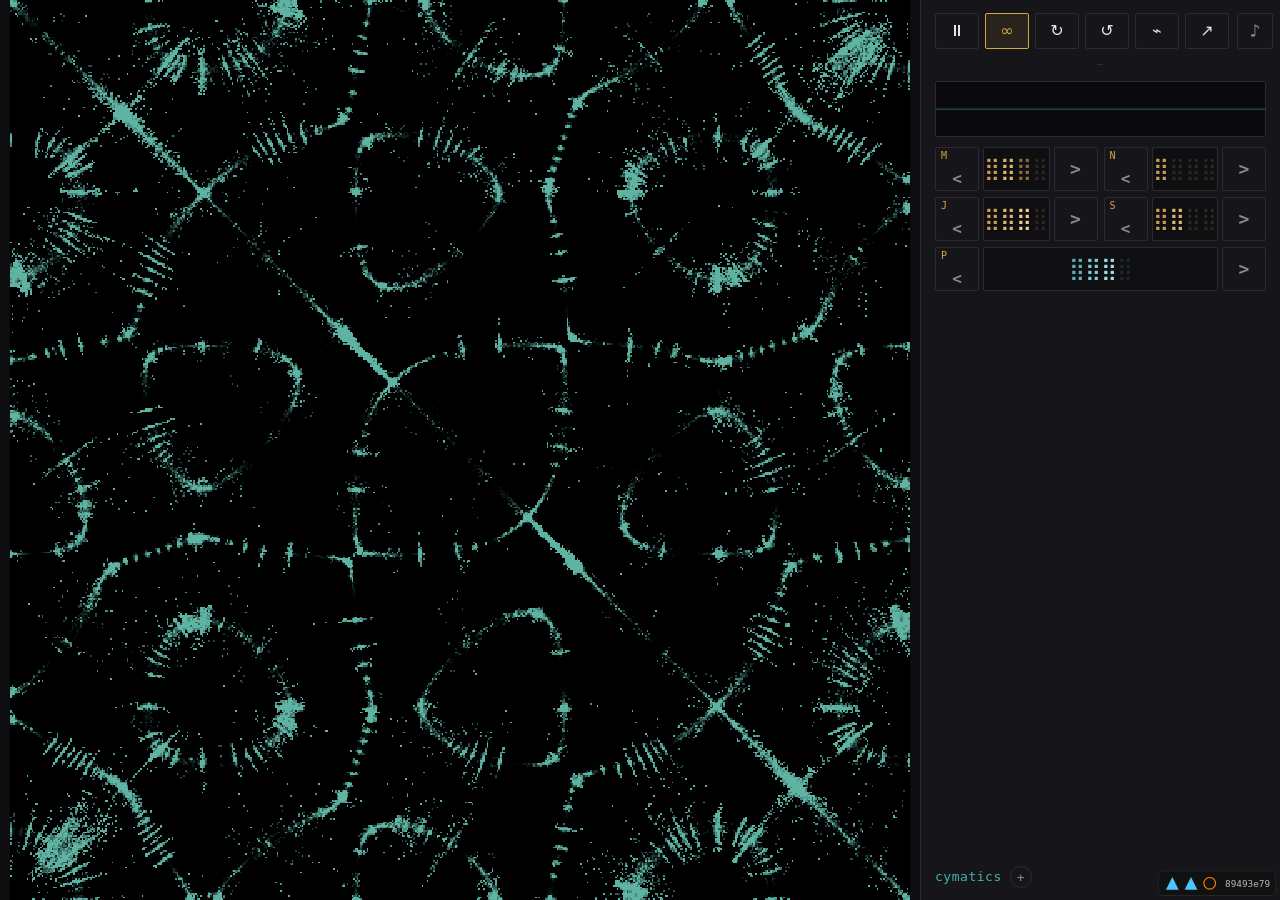
<file: v1/index.html>
<!doctype html>
<html lang="en">
<head>
<meta charset="utf-8">
<meta name="viewport" content="width=device-width,initial-scale=1,viewport-fit=cover">
<meta name="color-scheme" content="dark">
<meta name="theme-color" content="#0d0d0f">
<title>cymatics — v1 (membrane approx)</title>
<link rel="stylesheet" href="styles.css?v=89493e79">

<!-- PWA -->
<link rel="manifest" href="manifest.webmanifest?v=89493e79">
<link rel="apple-touch-icon" href="icons/icon.svg?v=89493e79">
<meta name="apple-mobile-web-app-capable" content="yes">
<meta name="apple-mobile-web-app-status-bar-style" content="black-translucent">
<meta name="apple-mobile-web-app-title" content="cymatics">

  <meta http-equiv="Cache-Control" content="no-cache, no-store, must-revalidate">
  <meta http-equiv="Pragma" content="no-cache">
  <meta http-equiv="Expires" content="0">
  <meta name="cb" content="89493e79">
  <link rel="icon" type="image/svg+xml" href="./cb-shapes/09.svg?v=89493e79">
  <script src="./cb-badge.js?v=89493e79" defer></script>
</head>
<body>
<main id="stage">
  <div id="plate-wrap">
    <canvas id="plate" width="540" height="540"></canvas>
  </div>

  <aside id="controls">
    <header class="head">
      <section class="iconbar" aria-label="playback controls">
        <button type="button" class="icon-btn" id="pause-btn"
                aria-pressed="false" aria-label="pause"
                title="pause particle motion">⏸&#xFE0E;</button>
        <button type="button" class="icon-btn" id="continuous-btn"
                aria-pressed="false" aria-label="continuous (settle-driven swap)"
                title="continuous — settle-driven mode swap">∞</button>
        <button type="button" class="icon-btn" id="cycle-btn"
                aria-pressed="false" aria-label="auto-cycle (timer-driven swap)"
                title="auto-cycle — 4s timer mode swap">↻</button>
        <button type="button" class="icon-btn" id="reseed-btn"
                aria-label="reseed particles"
                title="reseed — re-randomize particle positions">↺</button>
        <div class="live-wrap">
          <button type="button" class="icon-btn" id="live-btn"
                  aria-pressed="false" aria-haspopup="menu" aria-expanded="false"
                  aria-label="live audio — pick a preset"
                  title="live — pick a studio preset">⌁</button>
          <div class="live-menu" id="live-menu" role="menu" hidden></div>
        </div>
        <a class="icon-btn" id="studio-link" href="./studio.html"
           target="_blank" rel="noopener"
           aria-label="open studio in new tab"
           title="open studio in a new tab">↗</a>
      </section>
      <div class="audio-meter">
        <button type="button" id="audio-toggle" class="audio-mute"
                aria-pressed="false" aria-label="unmute audio">♪</button>
        <span class="freq" id="freq">— Hz</span>
      </div>
    </header>

    <p class="now-playing dim" id="now-playing" aria-live="polite">—</p>
    <canvas id="scope" width="540" height="48" aria-hidden="true"></canvas>

    <section class="bsl-grid" aria-label="parameters">
      <div id="slot-m"></div>
      <div id="slot-n"></div>
      <div id="slot-temp"></div>
      <div id="slot-speed"></div>
      <div id="slot-count" class="bsl-wide"></div>
    </section>

    <footer class="foot">
      <span class="title">cymatics</span>
      <button type="button" class="about-btn" id="about-btn"
              aria-haspopup="dialog" aria-label="about / glossary">+</button>
    </footer>
  </aside>
</main>

<dialog id="about-dialog" class="about" aria-labelledby="about-title">
  <div class="about-content">
    <button type="button" class="about-close" aria-label="close">×</button>
    <h2 id="about-title">cymatics — v1</h2>

    <h3>what this is</h3>
    <p>v1 toy field — the <em>membrane / Helmholtz</em> superposition, not the
    Kirchhoff plate. It looks right and is physically wrong. v2 will replace
    this with a real <code>scikit-fem</code> biharmonic eigensolve on a
    free-edge plate.</p>

    <h3>field</h3>
    <p class="formula">f(x, y) = cos(N&middot;πx/L) · cos(M&middot;πy/L) − cos(M&middot;πx/L) · cos(N&middot;πy/L)</p>
    <p>Nodal set is <code>f = 0</code>; particles flow down the gradient of
    <code>|f|</code>.</p>

    <h3>synth tone</h3>
    <p>Audio frequency keyed to the mode: <span class="formula">f ∝ √(M² + N²)</span>.
    This is the v1 cheat frequency, not a real plate eigenfrequency.</p>

    <h3>controls — glossary</h3>
    <dl class="glossary">
      <dt>M, N</dt>
      <dd>Mode indices, integers 1…12. They set the spatial frequency of the
      field in x and y; higher values pack more nodal lines onto the plate.
      Must differ — the field vanishes when M = N.</dd>

      <dt>J — jitter</dt>
      <dd>Random thermal kick added to each particle every frame (0…1).
      Higher J makes the cloud wander; lower J makes particles snap to nodes
      faster but the pattern looks brittle.</dd>

      <dt>S — settle speed</dt>
      <dd>Multiplier on the gradient force pulling particles toward nodes
      (0.1…3). Higher = faster settling but more overshoot.</dd>

      <dt>P — particles</dt>
      <dd>Number of grains on the plate (2k…200k). Mobile defaults to 30k to
      hold 60 fps; desktop to 60k.</dd>

      <dt>⏸&#xFE0E; / ⏵&#xFE0E;</dt>
      <dd>Pause or play the particle integrator. The field itself is not
      affected — only motion freezes.</dd>

      <dt>∞ — continuous</dt>
      <dd>Once particles have <em>settled</em> on the current (M, N), the
      cloud is reseeded to a uniform sprinkle and a fresh random (M, N) is
      picked. Reseeding before the new field engages amplifies the visual
      transition. Pressing <code>&lt;</code> or <code>&gt;</code> always
      overrides; the swap clock resets to give your choice ~1.8 s.</dd>

      <dt>↻ — auto-cycle</dt>
      <dd>Same reseed-then-swap, but on a fixed 4-second timer regardless of
      settle state. If both ∞ and ↻ are on, the settle trigger wins.</dd>

      <dt>↺ — reseed</dt>
      <dd>Re-randomize every particle's position. Useful when the cloud has
      clumped or you want a fresh start without touching the field.</dd>

      <dt>♪</dt>
      <dd>Toggle the synth tone. Default muted (browser policy — the
      <code>AudioContext</code> only spins up on your first unmute click).</dd>
    </dl>

    <h3>physics distinctions kept honest</h3>
    <ul>
      <li><strong>Plate</strong> (real Chladni, v2): 4th-order biharmonic, nodal lines.</li>
      <li><strong>Membrane</strong> (the v1 cheat): 2nd-order, drumhead.</li>
      <li><strong>Inverse Chladni</strong>: powder to antinodes via acoustic streaming. Out of scope.</li>
      <li><strong>Faraday waves</strong>: liquid surface, Mathieu equation. Out of scope.</li>
    </ul>

    <p class="meta">Source: <a href="https://github.com/kai-denrei/cymatics-beauty"
                              target="_blank" rel="noopener">github.com/kai-denrei/cymatics-beauty</a></p>
  </div>
</dialog>

<!-- Hidden studio engine. studio.html?headless=1 keeps its analyser +
     scheduler + broadcast running while hiding all UI. Same-origin so user
     activation propagates — picking a preset in the ⌁ dropdown unblocks the
     iframe's AudioContext on the first click. allow="autoplay" required by
     some browsers' iframe autoplay heuristics. The `chan` param is filled in
     by main.js after page load so two-tab testing with ?chan=NAME chains. -->
<iframe id="studio-engine"
        src="studio.html?headless=1&v=89493e79"
        allow="autoplay"
        title="cymatics studio engine (headless)"
        aria-hidden="true"
        style="position:absolute;left:-9999px;top:-9999px;width:1px;height:1px;border:0;opacity:0;pointer-events:none"></iframe>

<script type="module" src="src/main.js?v=89493e79"></script>
</body>
</html>
</file>
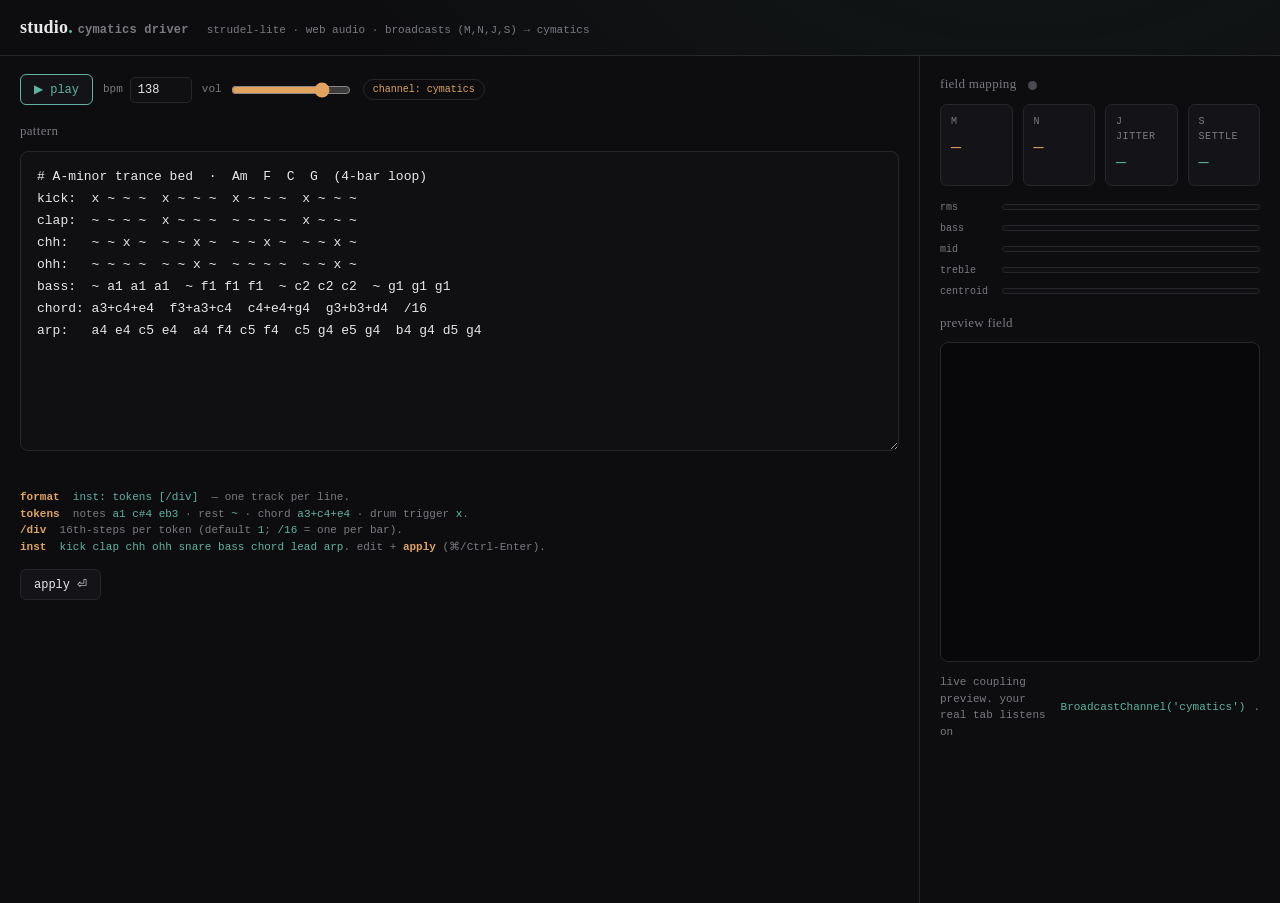
<file: cymatics-studio.html>
<!doctype html>
<meta charset="utf-8">
<meta name="viewport" content="width=device-width,initial-scale=1,viewport-fit=cover">
<meta name="color-scheme" content="dark">
<meta name="theme-color" content="#0d0d0f">
<title>studio — cymatics driver</title>
<style>
  :root{
    --bg:#0d0d0f; --panel:#141418; --panel2:#101013; --line:#26262d;
    --ink:#e8e8ea; --dim:#7a7a83; --faint:#4a4a52;
    --amber:#e0a45e; --teal:#5fb3a3; --hot:#d96b6b;
    --mono:ui-monospace,"SF Mono",SFMono-Regular,Menlo,Consolas,monospace;
    --serif:"Iowan Old Style","Palatino Linotype",Palatino,Georgia,serif;
  }
  *{box-sizing:border-box}
  html,body{margin:0;height:100%}
  body{
    background:var(--bg); color:var(--ink); font-family:var(--mono);
    font-size:13px; line-height:1.5;
    background-image:radial-gradient(1200px 600px at 80% -10%,rgba(95,179,163,.06),transparent 60%),
                     radial-gradient(900px 500px at 0% 110%,rgba(224,164,94,.05),transparent 60%);
  }
  header{
    display:flex; align-items:baseline; gap:18px; flex-wrap:wrap;
    padding:14px 20px; border-bottom:1px solid var(--line);
  }
  h1{font-family:var(--serif); font-weight:600; font-size:18px; margin:0; letter-spacing:.2px}
  h1 .dot{color:var(--teal)}
  header .sub{color:var(--dim); font-size:11px}
  main{
    display:grid; grid-template-columns:1fr 360px; gap:1px; background:var(--line);
    min-height:calc(100% - 53px);
  }
  @media (max-width:820px){ main{grid-template-columns:1fr} }
  .pane{background:var(--bg); padding:18px 20px}
  .bar{display:flex; align-items:center; gap:10px; flex-wrap:wrap; margin-bottom:16px}
  button{
    font-family:var(--mono); font-size:12px; color:var(--ink);
    background:var(--panel); border:1px solid var(--line); border-radius:6px;
    padding:7px 13px; cursor:pointer; transition:border-color .15s,color .15s;
  }
  button:hover{border-color:var(--teal)}
  button.primary{border-color:var(--teal); color:var(--teal)}
  button.primary.on{background:var(--teal); color:#06120f}
  label.field{display:inline-flex; align-items:center; gap:7px; color:var(--dim); font-size:11px}
  input[type=number]{
    width:62px; font-family:var(--mono); font-size:12px; color:var(--ink);
    background:var(--panel2); border:1px solid var(--line); border-radius:5px; padding:5px 7px;
  }
  input[type=range]{accent-color:var(--amber); width:120px}
  textarea{
    width:100%; min-height:300px; resize:vertical; tab-size:2;
    font-family:var(--mono); font-size:13px; line-height:1.7; color:var(--ink);
    background:var(--panel2); border:1px solid var(--line); border-radius:8px;
    padding:14px 16px; outline:none; caret-color:var(--amber);
  }
  textarea:focus{border-color:var(--faint)}
  .hint{color:var(--dim); font-size:11px; margin-top:10px}
  .hint b{color:var(--amber); font-weight:600}
  .hint code{color:var(--teal)}
  .err{color:var(--hot); font-size:11px; min-height:14px; margin-top:8px; white-space:pre-wrap}
  .label{font-family:var(--serif); font-size:13px; color:var(--dim); margin:0 0 10px; letter-spacing:.3px}
  /* readouts */
  .grid{display:grid; grid-template-columns:repeat(4,1fr); gap:10px; margin-bottom:14px}
  .cell{background:var(--panel); border:1px solid var(--line); border-radius:7px; padding:9px 10px}
  .cell .k{color:var(--dim); font-size:10px; text-transform:uppercase; letter-spacing:.6px}
  .cell .v{font-size:20px; font-family:var(--serif); margin-top:2px}
  .cell .v.amber{color:var(--amber)} .cell .v.teal{color:var(--teal)}
  .meters{display:grid; gap:6px; margin-bottom:14px}
  .meter{display:grid; grid-template-columns:54px 1fr; align-items:center; gap:8px; font-size:10px; color:var(--dim)}
  .track{height:6px; background:var(--panel2); border:1px solid var(--line); border-radius:4px; overflow:hidden}
  .fill{height:100%; width:0%; background:var(--teal); transition:width .05s linear}
  .fill.bass{background:var(--amber)} .fill.tre{background:var(--hot)}
  .beat{display:inline-block; width:9px; height:9px; border-radius:50%; background:var(--faint); margin-left:8px; vertical-align:middle}
  .beat.on{background:var(--hot); box-shadow:0 0 10px var(--hot)}
  canvas{width:100%; aspect-ratio:1/1; display:block; background:#08080a;
    border:1px solid var(--line); border-radius:8px}
  .chrow{display:flex; align-items:center; gap:8px; margin-top:12px; color:var(--dim); font-size:11px}
  .chrow code{color:var(--teal)}
  .pill{border:1px solid var(--line); border-radius:999px; padding:2px 9px; color:var(--amber); font-size:10px}
</style>

<header>
  <h1>studio<span class="dot">.</span> <span style="color:var(--dim);font-family:var(--mono);font-size:12px">cymatics driver</span></h1>
  <span class="sub">strudel-lite · web audio · broadcasts (M,N,J,S) → cymatics</span>
</header>

<main>
  <section class="pane">
    <div class="bar">
      <button id="play" class="primary">▶ play</button>
      <label class="field">bpm <input id="bpm" type="number" value="138" min="60" max="200" step="1"></label>
      <label class="field">vol <input id="vol" type="range" min="0" max="1" step="0.01" value="0.8"></label>
      <span class="pill">channel: <span id="chname">cymatics</span></span>
    </div>
    <p class="label">pattern</p>
    <textarea id="code" spellcheck="false"></textarea>
    <div class="err" id="err"></div>
    <p class="hint">
      <b>format</b> &nbsp;<code>inst: tokens [/div]</code> &nbsp;— one track per line.<br>
      <b>tokens</b> &nbsp;notes <code>a1 c#4 eb3</code> · rest <code>~</code> · chord <code>a3+c4+e4</code> · drum trigger <code>x</code>.<br>
      <b>/div</b> &nbsp;16th-steps per token (default <code>1</code>; <code>/16</code> = one per bar).<br>
      <b>inst</b> &nbsp;<code>kick clap chh ohh snare bass chord lead arp</code>. edit + <b>apply</b> (⌘/Ctrl-Enter).
    </p>
    <div class="bar" style="margin-top:14px"><button id="apply">apply ⏎</button></div>
  </section>

  <section class="pane">
    <p class="label">field mapping <span id="beatdot" class="beat"></span></p>
    <div class="grid">
      <div class="cell"><div class="k">M</div><div class="v amber" id="rM">–</div></div>
      <div class="cell"><div class="k">N</div><div class="v amber" id="rN">–</div></div>
      <div class="cell"><div class="k">J jitter</div><div class="v teal" id="rJ">–</div></div>
      <div class="cell"><div class="k">S settle</div><div class="v teal" id="rS">–</div></div>
    </div>
    <div class="meters">
      <div class="meter"><span>rms</span><div class="track"><div class="fill" id="mRms"></div></div></div>
      <div class="meter"><span>bass</span><div class="track"><div class="fill bass" id="mBass"></div></div></div>
      <div class="meter"><span>mid</span><div class="track"><div class="fill" id="mMid"></div></div></div>
      <div class="meter"><span>treble</span><div class="track"><div class="fill tre" id="mTre"></div></div></div>
      <div class="meter"><span>centroid</span><div class="track"><div class="fill" id="mCen"></div></div></div>
    </div>
    <p class="label">preview field</p>
    <canvas id="cv" width="640" height="640"></canvas>
    <div class="chrow">
      live coupling preview. your real tab listens on <code>BroadcastChannel('cymatics')</code>.
    </div>
  </section>
</main>

<script type="module">
/* =====================================================================
   cymatics studio — generative trance bed → audio features → field params
   vanilla ES module · no build · Canvas2D + Web Audio + BroadcastChannel
   ===================================================================== */

const $ = id => document.getElementById(id);
const clamp = (x,a,b) => x<a?a:x>b?b:x;
const lerp = (a,b,t) => a+(b-a)*t;

/* ---------- note parsing ---------------------------------------------- */
const SEMI = {c:0,d:2,e:4,f:5,g:7,a:9,b:11};
function noteToFreq(s){
  const m = /^([a-gA-G])([#sb]?)(-?\d+)$/.exec(s.trim());
  if(!m) return null;
  let semi = SEMI[m[1].toLowerCase()];
  if(m[2]==='#'||m[2]==='s') semi++; else if(m[2]==='b') semi--;
  const midi = 12*(parseInt(m[3],10)+1)+semi;     // c4 -> 60, a4 -> 69
  return 440*Math.pow(2,(midi-69)/12);
}

/* ---------- mini-notation parser -------------------------------------
   line:  "inst: tok tok tok  /div"
   returns {inst, tokens:[...], div:int}                                  */
function parseLine(line){
  const raw = line.trim();
  if(!raw || raw.startsWith('#') || raw.startsWith('//')) return null;
  const ci = raw.indexOf(':');
  if(ci < 0) throw new Error(`missing ':' → ${raw}`);
  const inst = raw.slice(0,ci).trim().toLowerCase();
  let rest = raw.slice(ci+1).trim();
  let div = 1;
  const dm = /\/(\d+)\s*$/.exec(rest);
  if(dm){ div = parseInt(dm[1],10)||1; rest = rest.slice(0,dm.index).trim(); }
  const tokens = rest.split(/\s+/).filter(Boolean);
  if(!tokens.length) throw new Error(`empty pattern → ${inst}`);
  return {inst, tokens, div};
}
function parseCode(text){
  const tracks = [];
  text.split('\n').forEach((ln,i)=>{
    try{ const t = parseLine(ln); if(t) tracks.push(t); }
    catch(e){ throw new Error(`line ${i+1}: ${e.message}`); }
  });
  return tracks;
}

/* =====================================================================
   AUDIO ENGINE
   ===================================================================== */
let ac=null, master=null, analyser=null, reverbBus=null, delayBus=null;
let timeBuf=null, freqBuf=null, noiseBuf=null;

function buildAudio(){
  ac = new (window.AudioContext||window.webkitAudioContext)();

  master = ac.createGain(); master.gain.value = parseFloat($('vol').value);
  analyser = ac.createAnalyser();
  analyser.fftSize = 2048; analyser.smoothingTimeConstant = 0.6;
  master.connect(analyser); analyser.connect(ac.destination);
  timeBuf = new Uint8Array(analyser.fftSize);
  freqBuf = new Uint8Array(analyser.frequencyBinCount);

  // reverb (decaying-noise impulse) -> master
  reverbBus = ac.createGain(); reverbBus.gain.value = 1;
  const conv = ac.createConvolver(); conv.buffer = makeIR(2.4, 2.6);
  const rwet = ac.createGain(); rwet.gain.value = 0.34;
  reverbBus.connect(conv); conv.connect(rwet); rwet.connect(master);

  // feedback delay -> master
  delayBus = ac.createGain(); delayBus.gain.value = 1;
  const dly = ac.createDelay(1.0); dly.delayTime.value = 60/parseFloat($('bpm').value)*0.75; // dotted-ish
  const fb = ac.createGain(); fb.gain.value = 0.36;
  const dlp = ac.createBiquadFilter(); dlp.type='lowpass'; dlp.frequency.value=2600;
  const dwet = ac.createGain(); dwet.gain.value = 0.5;
  delayBus.connect(dly); dly.connect(dlp); dlp.connect(fb); fb.connect(dly);
  dlp.connect(dwet); dwet.connect(master);
  ac._dly = dly; // keep ref to retune on bpm change

  // shared noise buffer
  const n = ac.sampleRate*1.0; noiseBuf = ac.createBuffer(1,n,ac.sampleRate);
  const d = noiseBuf.getChannelData(0);
  for(let i=0;i<n;i++) d[i] = Math.random()*2-1;
}
function makeIR(dur, decay){
  const len = ac.sampleRate*dur, buf = ac.createBuffer(2,len,ac.sampleRate);
  for(let c=0;c<2;c++){ const ch=buf.getChannelData(c);
    for(let i=0;i<len;i++) ch[i]=(Math.random()*2-1)*Math.pow(1-i/len,decay); }
  return buf;
}
function noiseSrc(){ const s=ac.createBufferSource(); s.buffer=noiseBuf; s.loop=true; return s; }
function env(g,t,a,d,s,r,peak=1){
  g.gain.cancelScheduledValues(t);
  g.gain.setValueAtTime(0.0001,t);
  g.gain.exponentialRampToValueAtTime(peak,t+a);
  g.gain.exponentialRampToValueAtTime(Math.max(s*peak,0.0001),t+a+d);
  g.gain.setValueAtTime(Math.max(s*peak,0.0001),t+Math.max(a+d,r-0.05));
  g.gain.exponentialRampToValueAtTime(0.0001,t+r);
}

/* ---------- voices ---------------------------------------------------- */
function vKick(t){
  const o=ac.createOscillator(), g=ac.createGain();
  o.type='sine';
  o.frequency.setValueAtTime(150,t);
  o.frequency.exponentialRampToValueAtTime(48,t+0.10);
  g.gain.setValueAtTime(1.0,t);
  g.gain.exponentialRampToValueAtTime(0.0001,t+0.30);
  o.connect(g); g.connect(master);
  // click transient
  const cs=noiseSrc(), cg=ac.createGain(), hp=ac.createBiquadFilter();
  hp.type='highpass'; hp.frequency.value=3000; cg.gain.setValueAtTime(0.5,t);
  cg.gain.exponentialRampToValueAtTime(0.0001,t+0.02);
  cs.connect(hp); hp.connect(cg); cg.connect(master);
  o.start(t); o.stop(t+0.32); cs.start(t); cs.stop(t+0.03);
}
function vHat(t,open){
  const s=noiseSrc(), hp=ac.createBiquadFilter(), g=ac.createGain();
  hp.type='highpass'; hp.frequency.value=7800;
  const dec = open?0.26:0.045;
  g.gain.setValueAtTime(open?0.5:0.42,t);
  g.gain.exponentialRampToValueAtTime(0.0001,t+dec);
  s.connect(hp); hp.connect(g); g.connect(master);
  s.start(t); s.stop(t+dec+0.02);
}
function vSnare(t){
  const s=noiseSrc(), bp=ac.createBiquadFilter(), g=ac.createGain();
  bp.type='bandpass'; bp.frequency.value=1900; bp.Q.value=0.7;
  g.gain.setValueAtTime(0.7,t); g.gain.exponentialRampToValueAtTime(0.0001,t+0.18);
  s.connect(bp); bp.connect(g); g.connect(master); g.connect(reverbBus);
  const o=ac.createOscillator(), og=ac.createGain();
  o.type='triangle'; o.frequency.setValueAtTime(190,t);
  og.gain.setValueAtTime(0.4,t); og.gain.exponentialRampToValueAtTime(0.0001,t+0.09);
  o.connect(og); og.connect(master);
  s.start(t); s.stop(t+0.2); o.start(t); o.stop(t+0.1);
}
function vClap(t){
  for(let k=0;k<3;k++){
    const s=noiseSrc(), bp=ac.createBiquadFilter(), g=ac.createGain();
    bp.type='bandpass'; bp.frequency.value=1500; bp.Q.value=1.0;
    const tt=t+k*0.012;
    g.gain.setValueAtTime(0.5,tt); g.gain.exponentialRampToValueAtTime(0.0001,tt+0.10);
    s.connect(bp); bp.connect(g); g.connect(master); g.connect(reverbBus);
    s.start(tt); s.stop(tt+0.12);
  }
}
function vBass(t,freqs,dur){
  const f=freqs[0]; if(!f) return;
  const lp=ac.createBiquadFilter(), g=ac.createGain();
  lp.type='lowpass'; lp.Q.value=8;
  lp.frequency.setValueAtTime(220,t);
  lp.frequency.exponentialRampToValueAtTime(900,t+0.02);
  lp.frequency.exponentialRampToValueAtTime(180,t+Math.min(dur,0.25));
  [0,-7].forEach(ct=>{                       // saw + sub-ish detune
    const o=ac.createOscillator(); o.type='sawtooth';
    o.frequency.value=f; o.detune.value=ct; o.connect(lp); o.start(t); o.stop(t+dur);
  });
  const sub=ac.createOscillator(); sub.type='sine'; sub.frequency.value=f/2;
  sub.connect(lp); sub.start(t); sub.stop(t+dur);
  g.gain.setValueAtTime(0.0001,t);
  g.gain.exponentialRampToValueAtTime(0.6,t+0.008);
  g.gain.exponentialRampToValueAtTime(0.0001,t+Math.max(dur,0.08));
  lp.connect(g); g.connect(master);
}
function vSuper(t,freqs,dur,bright){       // detuned supersaw chord/lead
  const lp=ac.createBiquadFilter(), g=ac.createGain();
  lp.type='lowpass'; lp.Q.value=0.8; lp.frequency.value=bright?4200:2400;
  const N=7, spread=18;
  freqs.forEach(f=>{
    for(let i=0;i<N;i++){
      const o=ac.createOscillator(); o.type='sawtooth';
      o.frequency.value=f; o.detune.value=(i-(N-1)/2)*spread/((N-1)/2);
      const vg=ac.createGain(); vg.gain.value=1/Math.sqrt(N*freqs.length);
      o.connect(vg); vg.connect(lp); o.start(t); o.stop(t+dur+0.4);
    }
  });
  const atk=0.04, rel=Math.min(0.5,dur*0.6);
  g.gain.setValueAtTime(0.0001,t);
  g.gain.exponentialRampToValueAtTime(0.5,t+atk);
  g.gain.setValueAtTime(0.5,t+Math.max(atk,dur-rel));
  g.gain.exponentialRampToValueAtTime(0.0001,t+dur);
  lp.connect(g); g.connect(master); g.connect(reverbBus); g.connect(delayBus);
}
function vPluck(t,freqs,dur){              // square pluck — amiga flavor
  freqs.forEach(f=>{
    const o=ac.createOscillator(), lp=ac.createBiquadFilter(), g=ac.createGain();
    o.type='square'; o.frequency.value=f;
    lp.type='lowpass'; lp.Q.value=4;
    lp.frequency.setValueAtTime(5000,t);
    lp.frequency.exponentialRampToValueAtTime(700,t+0.18);
    const d=Math.min(dur,0.22);
    g.gain.setValueAtTime(0.0001,t);
    g.gain.exponentialRampToValueAtTime(0.32,t+0.005);
    g.gain.exponentialRampToValueAtTime(0.0001,t+d);
    o.connect(lp); lp.connect(g); g.connect(master); g.connect(delayBus);
    o.start(t); o.stop(t+d+0.02);
  });
}

function trigger(inst, tok, t, dur){
  if(inst==='kick')  return vKick(t);
  if(inst==='chh')   return vHat(t,false);
  if(inst==='ohh')   return vHat(t,true);
  if(inst==='snare') return vSnare(t);
  if(inst==='clap')  return vClap(t);
  const freqs = tok.split('+').map(noteToFreq).filter(f=>f!=null);
  if(!freqs.length) return;
  if(inst==='bass')  return vBass(t,freqs,dur);
  if(inst==='chord') return vSuper(t,freqs,dur,false);
  if(inst==='lead')  return vSuper(t,freqs,dur,true);
  if(inst==='arp'||inst==='pluck') return vPluck(t,freqs,dur);
  return vPluck(t,freqs,dur);              // fallback
}

/* =====================================================================
   TRANSPORT (lookahead scheduler)
   ===================================================================== */
let tracks=[], playing=false, stepIndex=0, nextTime=0, timer=null;
const LOOKAHEAD=0.1, TICK=25;
function stepDur(){ return (60/parseFloat($('bpm').value))/4; } // 16th note

function scheduler(){
  while(nextTime < ac.currentTime + LOOKAHEAD){
    const sd=stepDur();
    for(const tr of tracks){
      const total = tr.tokens.length*tr.div;
      const local = stepIndex % total;
      if(local % tr.div === 0){
        const tok = tr.tokens[local/tr.div];
        if(tok && tok!=='~') trigger(tr.inst, tok, nextTime, tr.div*sd*0.96);
      }
    }
    nextTime += sd; stepIndex++;
  }
}
function startTransport(){
  if(!ac) buildAudio();
  if(ac.state==='suspended') ac.resume();
  playing=true; stepIndex=0; nextTime=ac.currentTime+0.06;
  timer=setInterval(scheduler,TICK);
  requestAnimationFrame(loop);
}
function stopTransport(){ playing=false; clearInterval(timer); timer=null; }

/* =====================================================================
   FEATURE EXTRACTION  →  FIELD MAPPING  →  BROADCAST
   ===================================================================== */
const chan = new BroadcastChannel('cymatics');
let avgBass=0, beatHold=0, beatCount=0;
const field = {M:5,N:3,J:0.18,S:0.8};      // current (smoothed) field state
let Mf=5, Nf=3, jit=0.18;

function analyze(){
  analyser.getByteTimeDomainData(timeBuf);
  analyser.getByteFrequencyData(freqBuf);

  // rms
  let sum=0;
  for(let i=0;i<timeBuf.length;i++){ const v=(timeBuf[i]-128)/128; sum+=v*v; }
  const rms = Math.sqrt(sum/timeBuf.length);

  // band energies + centroid
  const sr=ac.sampleRate, binHz=sr/analyser.fftSize, bins=freqBuf.length;
  let bass=0,bn=0, mid=0,mn=0, tre=0,tn=0, cw=0,cs=0;
  for(let i=1;i<bins;i++){
    const f=i*binHz, m=freqBuf[i]/255;
    if(f<200){bass+=m;bn++;} else if(f<2000){mid+=m;mn++;} else if(f<12000){tre+=m;tn++;}
    cw+=f*m; cs+=m;
  }
  bass=bn?bass/bn:0; mid=mn?mid/mn:0; tre=tn?tre/tn:0;
  const centroidHz = cs?cw/cs:0;
  const cen01 = clamp(Math.log2((centroidHz||40)/40)/Math.log2(12000/40),0,1);

  // onset on bass band (kick)
  avgBass = lerp(avgBass, bass, 0.08);
  let beat=false;
  if(bass > avgBass*1.45 && bass>0.18 && beatHold<=0){ beat=true; beatHold=8; beatCount++; }
  if(beatHold>0) beatHold--;

  return {rms,bass,mid,tre,cen01,beat};
}

function mapToField(ft){
  // mode magnitudes: brightness -> M, bass weight -> N (snapped on beats)
  if(ft.beat){
    Mf = 2 + ft.cen01*9.5;
    Nf = 2 + clamp(ft.bass*1.4,0,1)*9.5;
  }
  let M = clamp(Math.round(Mf),1,12);
  let N = clamp(Math.round(Nf),1,12);
  if(M===N){ N = N<12 ? N+1 : N-1; }       // field vanishes when M===N
  // jitter: beat kicks it, decays back to a small floor
  if(ft.beat) jit = 0.85;
  jit = lerp(jit, 0.14, 0.06);
  const J = clamp(jit,0,1);
  // settle speed scales with loudness — drops snap tighter
  const S = clamp(0.3 + ft.rms*4.2, 0.1, 3);
  // reseed once per bar (every 4th detected beat) for a visual "splash"
  const reseed = ft.beat && (beatCount % 4 === 0);
  return {M,N,J,S,reseed};
}

function broadcast(m,ft){
  chan.postMessage({
    type:'cymatics', t:performance.now(),
    M:m.M, N:m.N, J:+m.J.toFixed(3), S:+m.S.toFixed(3),
    beat:ft.beat, reseed:m.reseed,
    rms:+ft.rms.toFixed(3), bass:+ft.bass.toFixed(3),
    mid:+ft.mid.toFixed(3), treble:+ft.tre.toFixed(3), centroid:+ft.cen01.toFixed(3)
  });
}

/* =====================================================================
   PREVIEW FIELD (same equation as the cymatics v1 toy)
   f = cos(Nπx)·cos(Mπy) − cos(Mπx)·cos(Nπy)   on [0,1]²
   ===================================================================== */
const cv=$('cv'), cx=cv.getContext('2d');
const NP=12000, px=new Float32Array(NP), py=new Float32Array(NP);
for(let i=0;i<NP;i++){ px[i]=Math.random(); py[i]=Math.random(); }
function reseedParticles(){ for(let i=0;i<NP;i++){ px[i]=Math.random(); py[i]=Math.random(); } }

function fAbs(x,y,M,N){
  const f = Math.cos(N*Math.PI*x)*Math.cos(M*Math.PI*y)
          - Math.cos(M*Math.PI*x)*Math.cos(N*Math.PI*y);
  return Math.abs(f);
}
function stepParticles(M,N,J,S){
  const eps=0.004, k=0.0016*S;
  for(let i=0;i<NP;i++){
    let x=px[i], y=py[i];
    const c=fAbs(x,y,M,N);
    const gx=(fAbs(x+eps,y,M,N)-c)/eps, gy=(fAbs(x,y+eps,M,N)-c)/eps;
    x -= k*gx + (Math.random()-0.5)*J*0.02;
    y -= k*gy + (Math.random()-0.5)*J*0.02;
    if(x<0)x=-x; else if(x>1)x=2-x;
    if(y<0)y=-y; else if(y>1)y=2-y;
    px[i]=x; py[i]=y;
  }
}
function drawParticles(){
  const W=cv.width, H=cv.height;
  cx.fillStyle='rgba(8,8,10,0.30)'; cx.fillRect(0,0,W,H); // trails
  cx.fillStyle='rgba(95,179,163,0.55)';
  for(let i=0;i<NP;i++) cx.fillRect(px[i]*W, py[i]*H, 1.4, 1.4);
}

/* ---------- render / control loop ------------------------------------ */
function loop(){
  if(!playing) return;
  const ft = analyze();
  const m = mapToField(ft);
  // smooth committed field for the readout + preview
  field.M=m.M; field.N=m.N; field.J=m.J; field.S=m.S;
  if(m.reseed) reseedParticles();
  broadcast(m,ft);

  stepParticles(field.M,field.N,field.J,field.S);
  drawParticles();

  // ui
  $('rM').textContent=field.M; $('rN').textContent=field.N;
  $('rJ').textContent=field.J.toFixed(2); $('rS').textContent=field.S.toFixed(2);
  $('mRms').style.width=(clamp(ft.rms*180,0,100))+'%';
  $('mBass').style.width=(clamp(ft.bass*120,0,100))+'%';
  $('mMid').style.width=(clamp(ft.mid*140,0,100))+'%';
  $('mTre').style.width=(clamp(ft.tre*160,0,100))+'%';
  $('mCen').style.width=(clamp(ft.cen01*100,0,100))+'%';
  const bd=$('beatdot'); bd.classList.toggle('on', ft.beat);
  requestAnimationFrame(loop);
}

/* =====================================================================
   UI WIRING
   ===================================================================== */
const DEFAULT = `# A-minor trance bed  ·  Am  F  C  G  (4-bar loop)
kick:  x ~ ~ ~  x ~ ~ ~  x ~ ~ ~  x ~ ~ ~
clap:  ~ ~ ~ ~  x ~ ~ ~  ~ ~ ~ ~  x ~ ~ ~
chh:   ~ ~ x ~  ~ ~ x ~  ~ ~ x ~  ~ ~ x ~
ohh:   ~ ~ ~ ~  ~ ~ x ~  ~ ~ ~ ~  ~ ~ x ~
bass:  ~ a1 a1 a1  ~ f1 f1 f1  ~ c2 c2 c2  ~ g1 g1 g1
chord: a3+c4+e4  f3+a3+c4  c4+e4+g4  g3+b3+d4  /16
arp:   a4 e4 c5 e4  a4 f4 c5 f4  c5 g4 e5 g4  b4 g4 d5 g4`;

function applyCode(){
  try{
    const t = parseCode($('code').value);
    tracks = t; $('err').textContent='';
    if(ac && ac._dly) ac._dly.delayTime.setTargetAtTime(60/parseFloat($('bpm').value)*0.75, ac.currentTime, 0.05);
  }catch(e){ $('err').textContent='⚠ '+e.message; }
}

$('code').value = DEFAULT;
applyCode();

$('play').addEventListener('click', ()=>{
  if(!playing){ startTransport(); $('play').textContent='■ stop'; $('play').classList.add('on'); }
  else        { stopTransport();  $('play').textContent='▶ play'; $('play').classList.remove('on'); }
});
$('apply').addEventListener('click', applyCode);
$('code').addEventListener('keydown', e=>{
  if((e.metaKey||e.ctrlKey)&&e.key==='Enter'){ e.preventDefault(); applyCode(); }
});
$('vol').addEventListener('input', e=>{ if(master) master.gain.setTargetAtTime(parseFloat(e.target.value),ac.currentTime,0.02); });
$('bpm').addEventListener('change', ()=>{ if(ac&&ac._dly) ac._dly.delayTime.setTargetAtTime(60/parseFloat($('bpm').value)*0.75,ac.currentTime,0.05); });
</script>
</file>
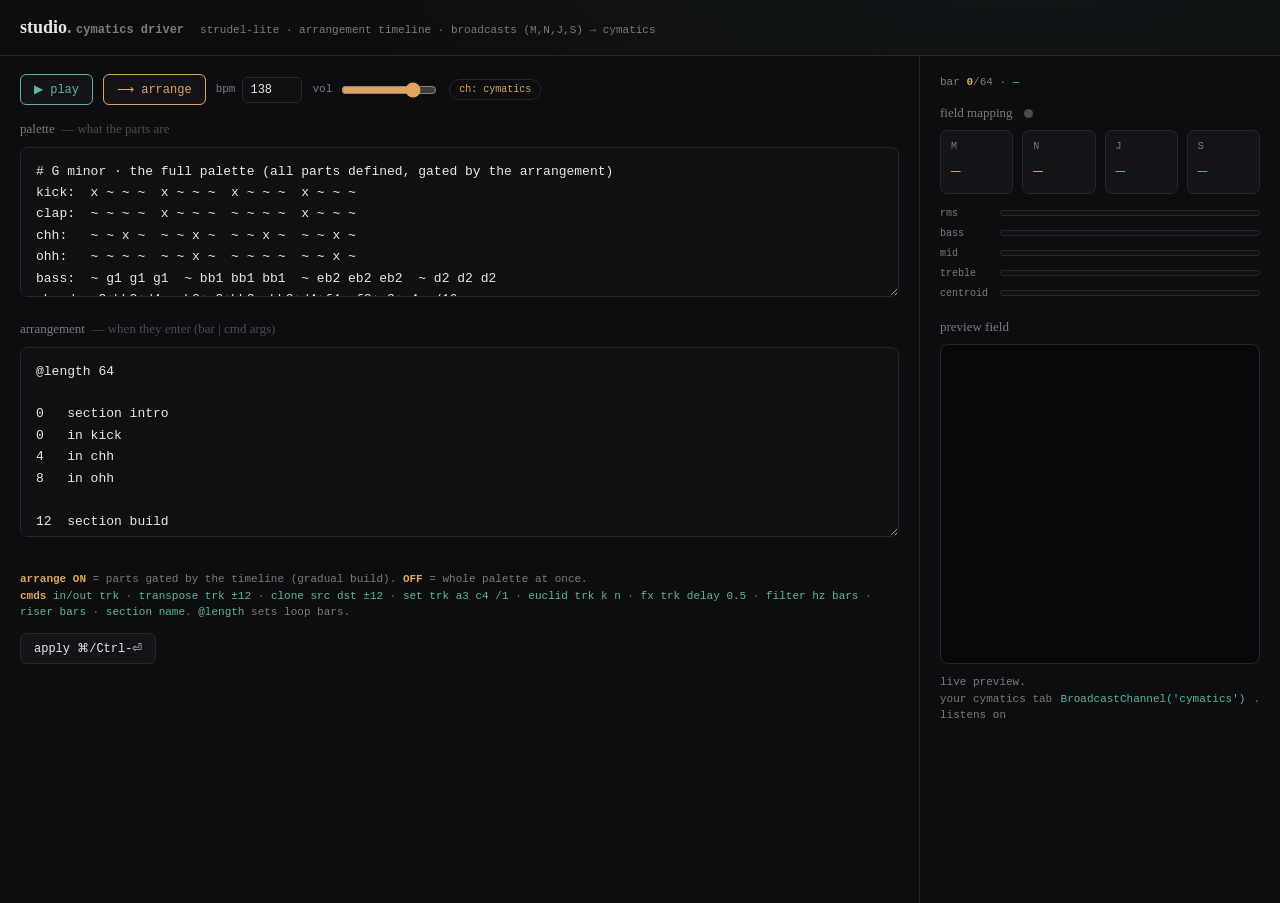
<file: cymatics-studio2.html>
<!doctype html>
<meta charset="utf-8">
<meta name="viewport" content="width=device-width,initial-scale=1,viewport-fit=cover">
<meta name="color-scheme" content="dark">
<meta name="theme-color" content="#0d0d0f">
<title>studio — cymatics driver</title>
<style>
  :root{
    --bg:#0d0d0f; --panel:#141418; --panel2:#101013; --line:#26262d;
    --ink:#e8e8ea; --dim:#7a7a83; --faint:#4a4a52;
    --amber:#e0a45e; --teal:#5fb3a3; --hot:#d96b6b;
    --mono:ui-monospace,"SF Mono",SFMono-Regular,Menlo,Consolas,monospace;
    --serif:"Iowan Old Style","Palatino Linotype",Palatino,Georgia,serif;
  }
  *{box-sizing:border-box}
  html,body{margin:0;height:100%}
  body{background:var(--bg); color:var(--ink); font-family:var(--mono); font-size:13px; line-height:1.5;
    background-image:radial-gradient(1200px 600px at 80% -10%,rgba(95,179,163,.06),transparent 60%),
                     radial-gradient(900px 500px at 0% 110%,rgba(224,164,94,.05),transparent 60%);}
  header{display:flex; align-items:baseline; gap:16px; flex-wrap:wrap; padding:14px 20px; border-bottom:1px solid var(--line)}
  h1{font-family:var(--serif); font-weight:600; font-size:18px; margin:0}
  h1 .dot{color:var(--teal)}
  header .sub{color:var(--dim); font-size:11px}
  main{display:grid; grid-template-columns:1fr 360px; gap:1px; background:var(--line); min-height:calc(100% - 53px)}
  @media (max-width:820px){ main{grid-template-columns:1fr} }
  .pane{background:var(--bg); padding:18px 20px}
  .bar{display:flex; align-items:center; gap:10px; flex-wrap:wrap; margin-bottom:14px}
  button{font-family:var(--mono); font-size:12px; color:var(--ink); background:var(--panel); border:1px solid var(--line);
    border-radius:6px; padding:7px 13px; cursor:pointer; transition:border-color .15s,color .15s}
  button:hover{border-color:var(--teal)}
  button.primary{border-color:var(--teal); color:var(--teal)}
  button.primary.on{background:var(--teal); color:#06120f}
  button.tog{border-color:var(--faint); color:var(--dim)}
  button.tog.on{border-color:var(--amber); color:var(--amber)}
  label.field{display:inline-flex; align-items:center; gap:7px; color:var(--dim); font-size:11px}
  input[type=number]{width:60px; font-family:var(--mono); font-size:12px; color:var(--ink); background:var(--panel2);
    border:1px solid var(--line); border-radius:5px; padding:5px 7px}
  input[type=range]{accent-color:var(--amber); width:96px}
  textarea{width:100%; resize:vertical; tab-size:2; font-family:var(--mono); font-size:13px; line-height:1.65; color:var(--ink);
    background:var(--panel2); border:1px solid var(--line); border-radius:8px; padding:13px 15px; outline:none; caret-color:var(--amber)}
  textarea:focus{border-color:var(--faint)}
  #code{min-height:150px} #arr{min-height:190px}
  .hint{color:var(--dim); font-size:11px; margin:8px 0 0}
  .hint b{color:var(--amber); font-weight:600} .hint code{color:var(--teal)}
  .err{color:var(--hot); font-size:11px; min-height:14px; margin-top:6px; white-space:pre-wrap}
  .label{font-family:var(--serif); font-size:13px; color:var(--dim); margin:16px 0 8px}
  .label:first-of-type{margin-top:0}
  .grid{display:grid; grid-template-columns:repeat(4,1fr); gap:9px; margin-bottom:12px}
  .cell{background:var(--panel); border:1px solid var(--line); border-radius:7px; padding:8px 10px}
  .cell .k{color:var(--dim); font-size:10px; text-transform:uppercase; letter-spacing:.6px}
  .cell .v{font-size:19px; font-family:var(--serif); margin-top:2px}
  .cell .v.amber{color:var(--amber)} .cell .v.teal{color:var(--teal)}
  .meters{display:grid; gap:5px; margin-bottom:12px}
  .meter{display:grid; grid-template-columns:52px 1fr; align-items:center; gap:8px; font-size:10px; color:var(--dim)}
  .track{height:6px; background:var(--panel2); border:1px solid var(--line); border-radius:4px; overflow:hidden}
  .fill{height:100%; width:0%; background:var(--teal); transition:width .05s linear}
  .fill.bass{background:var(--amber)} .fill.tre{background:var(--hot)}
  .beat{display:inline-block; width:9px; height:9px; border-radius:50%; background:var(--faint); margin-left:8px; vertical-align:middle}
  .beat.on{background:var(--hot); box-shadow:0 0 10px var(--hot)}
  .nowbar{font-family:var(--mono); font-size:11px; color:var(--dim); margin-bottom:12px}
  .nowbar b{color:var(--amber)} .nowbar .sec{color:var(--teal)}
  canvas{width:100%; aspect-ratio:1/1; display:block; background:#08080a; border:1px solid var(--line); border-radius:8px}
  .chrow{display:flex; align-items:center; gap:8px; margin-top:10px; color:var(--dim); font-size:11px}
  .chrow code{color:var(--teal)}
  .pill{border:1px solid var(--line); border-radius:999px; padding:2px 9px; color:var(--amber); font-size:10px}
</style>

<header>
  <h1>studio<span class="dot">.</span> <span style="color:var(--dim);font-family:var(--mono);font-size:12px">cymatics driver</span></h1>
  <span class="sub">strudel-lite · arrangement timeline · broadcasts (M,N,J,S) → cymatics</span>
</header>

<main>
  <section class="pane">
    <div class="bar">
      <button id="play" class="primary">▶ play</button>
      <button id="arrange" class="tog on">⟶ arrange</button>
      <label class="field">bpm <input id="bpm" type="number" value="138" min="60" max="200"></label>
      <label class="field">vol <input id="vol" type="range" min="0" max="1" step="0.01" value="0.8"></label>
      <span class="pill">ch: <span id="chname">cymatics</span></span>
    </div>

    <p class="label">palette &nbsp;<span style="color:var(--faint)">— what the parts are</span></p>
    <textarea id="code" spellcheck="false"></textarea>

    <p class="label">arrangement &nbsp;<span style="color:var(--faint)">— when they enter (bar | cmd args)</span></p>
    <textarea id="arr" spellcheck="false"></textarea>

    <div class="err" id="err"></div>
    <p class="hint">
      <b>arrange ON</b> = parts gated by the timeline (gradual build). <b>OFF</b> = whole palette at once.<br>
      <b>cmds</b> <code>in/out trk</code> · <code>transpose trk ±12</code> · <code>clone src dst ±12</code> ·
      <code>set trk a3 c4 /1</code> · <code>euclid trk k n</code> · <code>fx trk delay 0.5</code> ·
      <code>filter hz bars</code> · <code>riser bars</code> · <code>section name</code>. <code>@length</code> sets loop bars.
    </p>
    <div class="bar" style="margin-top:12px"><button id="apply">apply ⌘/Ctrl-⏎</button></div>
  </section>

  <section class="pane">
    <div class="nowbar">bar <b id="curbar">0</b>/<span id="len">64</span> · <span class="sec" id="cursec">—</span></div>
    <p class="label" style="margin-top:0">field mapping <span id="beatdot" class="beat"></span></p>
    <div class="grid">
      <div class="cell"><div class="k">M</div><div class="v amber" id="rM">–</div></div>
      <div class="cell"><div class="k">N</div><div class="v amber" id="rN">–</div></div>
      <div class="cell"><div class="k">J</div><div class="v teal" id="rJ">–</div></div>
      <div class="cell"><div class="k">S</div><div class="v teal" id="rS">–</div></div>
    </div>
    <div class="meters">
      <div class="meter"><span>rms</span><div class="track"><div class="fill" id="mRms"></div></div></div>
      <div class="meter"><span>bass</span><div class="track"><div class="fill bass" id="mBass"></div></div></div>
      <div class="meter"><span>mid</span><div class="track"><div class="fill" id="mMid"></div></div></div>
      <div class="meter"><span>treble</span><div class="track"><div class="fill tre" id="mTre"></div></div></div>
      <div class="meter"><span>centroid</span><div class="track"><div class="fill" id="mCen"></div></div></div>
    </div>
    <p class="label">preview field</p>
    <canvas id="cv" width="640" height="640"></canvas>
    <div class="chrow">live preview. your cymatics tab listens on <code>BroadcastChannel('cymatics')</code>.</div>
  </section>
</main>

<script type="module">
/* =====================================================================
   cymatics studio v2 — palette + bar-clock ARRANGEMENT → audio features
   → field params. vanilla ES module · Canvas2D + WebAudio + BroadcastChannel
   ===================================================================== */
const $=id=>document.getElementById(id);
const clamp=(x,a,b)=>x<a?a:x>b?b:x, lerp=(a,b,t)=>a+(b-a)*t;

/* ---------- notes & tokens ------------------------------------------- */
const SEMI={c:0,d:2,e:4,f:5,g:7,a:9,b:11};
function noteToFreq(s){
  const m=/^([a-gA-G])([#sb]?)(-?\d+)$/.exec(s.trim()); if(!m) return null;
  let semi=SEMI[m[1].toLowerCase()];
  if(m[2]==='#'||m[2]==='s')semi++; else if(m[2]==='b')semi--;
  return 440*Math.pow(2,(12*(parseInt(m[3],10)+1)+semi-69)/12);
}
function parseTokens(str){
  let div=1, rest=str.trim();
  const dm=/\/(\d+)\s*$/.exec(rest); if(dm){ div=parseInt(dm[1],10)||1; rest=rest.slice(0,dm.index).trim(); }
  return {tokens:rest.split(/\s+/).filter(Boolean), div};
}
// Bjorklund-ish euclidean distribution -> ['x','~',...]
function euclid(k,n){ const out=[]; let acc=0; for(let i=0;i<n;i++){ acc+=k; if(acc>=n){acc-=n; out.push('x');} else out.push('~'); } return out; }

/* ---------- palette parse -------------------------------------------- */
function parsePalette(text){
  const lines=[];
  text.split('\n').forEach((ln,i)=>{
    let s=ln.trim(); if(!s||s.startsWith('#')||s.startsWith('//')) return;
    const ci=s.indexOf(':'); if(ci<0) throw new Error(`palette line ${i+1}: missing ':'`);
    const inst=s.slice(0,ci).trim().toLowerCase();
    const {tokens,div}=parseTokens(s.slice(ci+1));
    if(!tokens.length) throw new Error(`palette line ${i+1}: empty`);
    lines.push({inst,tokens,div});
  });
  return lines;
}
/* ---------- arrangement parse ---------------------------------------- */
function parseArr(text){
  const cues=[]; let length=64;
  text.split('\n').forEach((ln,i)=>{
    let s=ln.trim(); if(!s||s.startsWith('#')||s.startsWith('//')) return;
    s=s.split(';')[0].trim(); if(!s) return;            // ';' comments (keep '#' for sharps)
    if(s[0]==='@'){ const p=s.slice(1).split(/\s+/); if(p[0]==='length') length=parseInt(p[1],10)||64; return; }
    const m=/^(\d+)\s+([a-zA-Z]+)\s*(.*)$/.exec(s);
    if(!m) throw new Error(`arr line ${i+1}: ${ln}`);
    cues.push({at:+m[1], cmd:m[2].toLowerCase(), args:m[3].split(/\s+/).filter(Boolean), raw:m[3]});
  });
  cues.sort((a,b)=>a.at-b.at);
  return {length,cues};
}

/* =====================================================================
   AUDIO ENGINE
   ===================================================================== */
let ac,master,masterFilter,analyser,reverbBus,delayBus,timeBuf,freqBuf,noiseBuf;
const SENDS={ chord:{r:.5,d:.3}, lead:{r:.4,d:.45}, arp:{r:0,d:.5}, snare:{r:.25,d:0}, clap:{r:.25,d:0} };

function buildAudio(){
  ac=new (window.AudioContext||window.webkitAudioContext)();
  master=ac.createGain(); master.gain.value=parseFloat($('vol').value);
  masterFilter=ac.createBiquadFilter(); masterFilter.type='lowpass'; masterFilter.frequency.value=20000; masterFilter.Q.value=0.7;
  analyser=ac.createAnalyser(); analyser.fftSize=2048; analyser.smoothingTimeConstant=0.6;
  master.connect(masterFilter); masterFilter.connect(analyser); analyser.connect(ac.destination);
  timeBuf=new Uint8Array(analyser.fftSize); freqBuf=new Uint8Array(analyser.frequencyBinCount);

  reverbBus=ac.createGain(); const conv=ac.createConvolver(); conv.buffer=makeIR(2.4,2.6);
  const rwet=ac.createGain(); rwet.gain.value=0.34; reverbBus.connect(conv); conv.connect(rwet); rwet.connect(master);

  delayBus=ac.createGain(); const dly=ac.createDelay(1.0); dly.delayTime.value=60/bpm()*0.75;
  const fb=ac.createGain(); fb.gain.value=0.36; const dlp=ac.createBiquadFilter(); dlp.type='lowpass'; dlp.frequency.value=2600;
  const dwet=ac.createGain(); dwet.gain.value=0.5;
  delayBus.connect(dly); dly.connect(dlp); dlp.connect(fb); fb.connect(dly); dlp.connect(dwet); dwet.connect(master);
  ac._dly=dly;

  const n=ac.sampleRate; noiseBuf=ac.createBuffer(1,n,ac.sampleRate);
  const d=noiseBuf.getChannelData(0); for(let i=0;i<n;i++) d[i]=Math.random()*2-1;
}
function makeIR(dur,decay){ const len=ac.sampleRate*dur, b=ac.createBuffer(2,len,ac.sampleRate);
  for(let c=0;c<2;c++){ const ch=b.getChannelData(c); for(let i=0;i<len;i++) ch[i]=(Math.random()*2-1)*Math.pow(1-i/len,decay);} return b; }
function noiseSrc(){ const s=ac.createBufferSource(); s.buffer=noiseBuf; s.loop=true; return s; }

/* ---------- voices (out = the track's bus node) ---------------------- */
function vKick(out,t){
  const o=ac.createOscillator(),g=ac.createGain(); o.type='sine';
  o.frequency.setValueAtTime(150,t); o.frequency.exponentialRampToValueAtTime(48,t+0.1);
  g.gain.setValueAtTime(1,t); g.gain.exponentialRampToValueAtTime(0.0001,t+0.3);
  o.connect(g); g.connect(out);
  const cs=noiseSrc(),cg=ac.createGain(),hp=ac.createBiquadFilter(); hp.type='highpass'; hp.frequency.value=3000;
  cg.gain.setValueAtTime(0.5,t); cg.gain.exponentialRampToValueAtTime(0.0001,t+0.02);
  cs.connect(hp); hp.connect(cg); cg.connect(out);
  o.start(t); o.stop(t+0.32); cs.start(t); cs.stop(t+0.03);
}
function vHat(out,t,open){ const s=noiseSrc(),hp=ac.createBiquadFilter(),g=ac.createGain();
  hp.type='highpass'; hp.frequency.value=7800; const dec=open?0.26:0.045;
  g.gain.setValueAtTime(open?0.5:0.42,t); g.gain.exponentialRampToValueAtTime(0.0001,t+dec);
  s.connect(hp); hp.connect(g); g.connect(out); s.start(t); s.stop(t+dec+0.02); }
function vSnare(out,t){ const s=noiseSrc(),bp=ac.createBiquadFilter(),g=ac.createGain();
  bp.type='bandpass'; bp.frequency.value=1900; bp.Q.value=0.7;
  g.gain.setValueAtTime(0.7,t); g.gain.exponentialRampToValueAtTime(0.0001,t+0.18);
  s.connect(bp); bp.connect(g); g.connect(out);
  const o=ac.createOscillator(),og=ac.createGain(); o.type='triangle'; o.frequency.setValueAtTime(190,t);
  og.gain.setValueAtTime(0.4,t); og.gain.exponentialRampToValueAtTime(0.0001,t+0.09); o.connect(og); og.connect(out);
  s.start(t); s.stop(t+0.2); o.start(t); o.stop(t+0.1); }
function vClap(out,t){ for(let k=0;k<3;k++){ const s=noiseSrc(),bp=ac.createBiquadFilter(),g=ac.createGain();
  bp.type='bandpass'; bp.frequency.value=1500; bp.Q.value=1; const tt=t+k*0.012;
  g.gain.setValueAtTime(0.5,tt); g.gain.exponentialRampToValueAtTime(0.0001,tt+0.1);
  s.connect(bp); bp.connect(g); g.connect(out); s.start(tt); s.stop(tt+0.12);} }
function vBass(out,t,freqs,dur){ const f=freqs[0]; if(!f) return;
  const lp=ac.createBiquadFilter(),g=ac.createGain(); lp.type='lowpass'; lp.Q.value=8;
  lp.frequency.setValueAtTime(220,t); lp.frequency.exponentialRampToValueAtTime(900,t+0.02);
  lp.frequency.exponentialRampToValueAtTime(180,t+Math.min(dur,0.25));
  [0,-7].forEach(ct=>{ const o=ac.createOscillator(); o.type='sawtooth'; o.frequency.value=f; o.detune.value=ct; o.connect(lp); o.start(t); o.stop(t+dur);});
  const sub=ac.createOscillator(); sub.type='sine'; sub.frequency.value=f/2; sub.connect(lp); sub.start(t); sub.stop(t+dur);
  g.gain.setValueAtTime(0.0001,t); g.gain.exponentialRampToValueAtTime(0.6,t+0.008); g.gain.exponentialRampToValueAtTime(0.0001,t+Math.max(dur,0.08));
  lp.connect(g); g.connect(out); }
function vSuper(out,t,freqs,dur,bright){ const lp=ac.createBiquadFilter(),g=ac.createGain();
  lp.type='lowpass'; lp.Q.value=0.8; lp.frequency.value=bright?4200:2400; const N=7,spread=18;
  freqs.forEach(f=>{ for(let i=0;i<N;i++){ const o=ac.createOscillator(); o.type='sawtooth'; o.frequency.value=f;
    o.detune.value=(i-(N-1)/2)*spread/((N-1)/2); const vg=ac.createGain(); vg.gain.value=1/Math.sqrt(N*freqs.length);
    o.connect(vg); vg.connect(lp); o.start(t); o.stop(t+dur+0.4);} });
  const atk=0.04,rel=Math.min(0.5,dur*0.6);
  g.gain.setValueAtTime(0.0001,t); g.gain.exponentialRampToValueAtTime(0.5,t+atk);
  g.gain.setValueAtTime(0.5,t+Math.max(atk,dur-rel)); g.gain.exponentialRampToValueAtTime(0.0001,t+dur);
  lp.connect(g); g.connect(out); }
function vPluck(out,t,freqs,dur){ freqs.forEach(f=>{ const o=ac.createOscillator(),lp=ac.createBiquadFilter(),g=ac.createGain();
  o.type='square'; o.frequency.value=f; lp.type='lowpass'; lp.Q.value=4;
  lp.frequency.setValueAtTime(5000,t); lp.frequency.exponentialRampToValueAtTime(700,t+0.18);
  const d=Math.min(dur,0.22); g.gain.setValueAtTime(0.0001,t); g.gain.exponentialRampToValueAtTime(0.32,t+0.005); g.gain.exponentialRampToValueAtTime(0.0001,t+d);
  o.connect(lp); lp.connect(g); g.connect(out); o.start(t); o.stop(t+d+0.02);} ); }

function launchRiser(t,dur){
  const o=ac.createOscillator(),bp=ac.createBiquadFilter(),g=ac.createGain();
  o.type='sawtooth'; o.frequency.setValueAtTime(110,t); o.frequency.exponentialRampToValueAtTime(1760,t+dur);
  bp.type='bandpass'; bp.Q.value=4; bp.frequency.setValueAtTime(400,t); bp.frequency.exponentialRampToValueAtTime(8000,t+dur);
  g.gain.setValueAtTime(0.0001,t); g.gain.exponentialRampToValueAtTime(0.3,t+dur); g.gain.exponentialRampToValueAtTime(0.0001,t+dur+0.05);
  o.connect(bp); bp.connect(g); g.connect(master); g.connect(delayBus); o.start(t); o.stop(t+dur+0.1);
}

function trigger(tr,tok,t,dur){
  const out=tr.bus, inst=tr.inst;
  if(inst==='kick') return vKick(out,t);
  if(inst==='chh')  return vHat(out,t,false);
  if(inst==='ohh')  return vHat(out,t,true);
  if(inst==='snare')return vSnare(out,t);
  if(inst==='clap') return vClap(out,t);
  let freqs=tok.split('+').map(noteToFreq).filter(f=>f!=null); if(!freqs.length) return;
  if(tr.transpose) freqs=freqs.map(f=>f*Math.pow(2,tr.transpose/12));
  if(inst==='bass') return vBass(out,t,freqs,dur);
  if(inst==='chord')return vSuper(out,t,freqs,dur,false);
  if(inst==='lead') return vSuper(out,t,freqs,dur,true);
  return vPluck(out,t,freqs,dur);
}

/* ---------- tracks (per-track bus for fades + sends) ----------------- */
let tracks=[], trackMap=new Map();
function buildTracks(palette){
  tracks=[]; trackMap=new Map();
  for(const p of palette){
    const bus=ac.createGain(); bus.gain.value=arrangeOn?0.0001:1; bus.connect(master);
    const def=SENDS[p.inst]||{r:0,d:0};
    const sR=ac.createGain(); sR.gain.value=def.r; bus.connect(sR); sR.connect(reverbBus);
    const sD=ac.createGain(); sD.gain.value=def.d; bus.connect(sD); sD.connect(delayBus);
    const tr={name:p.inst, inst:p.inst, tokens:p.tokens.slice(), div:p.div, transpose:0, bus, sR, sD,
              base:{tokens:p.tokens.slice(), div:p.div, r:def.r, d:def.d}};
    tracks.push(tr); trackMap.set(tr.name,tr);
  }
}

/* =====================================================================
   TRANSPORT + ARRANGEMENT
   ===================================================================== */
let playing=false, stepIndex=0, nextTime=0, timer=null;
let arrangeOn=true, arr=null, curBar=0, curSection='—';
const LOOKAHEAD=0.1, TICK=25;
const bpm=()=>parseFloat($('bpm').value);
const stepDur=()=>(60/bpm())/4;          // 16th
const barDur=()=>16*stepDur();

function rampParam(p,target,time,bars){ p.cancelScheduledValues(time); p.setValueAtTime(p.value,time);
  if(bars<=0) p.setTargetAtTime(target,time,0.05); else p.linearRampToValueAtTime(target,time+bars*barDur()); }

function resetArrangement(time){
  for(const tr of tracks){ tr.tokens=tr.base.tokens.slice(); tr.div=tr.base.div; tr.transpose=0;
    tr.bus.gain.cancelScheduledValues(time); tr.bus.gain.setValueAtTime(0.0001,time);
    tr.sR.gain.setValueAtTime(tr.base.r,time); tr.sD.gain.setValueAtTime(tr.base.d,time); }
  masterFilter.frequency.cancelScheduledValues(time); masterFilter.frequency.setValueAtTime(20000,time);
}
function applyCue(c,time){
  const a=c.args, tr=trackMap.get(a[0]), F=0.25;
  switch(c.cmd){
    case 'in':   if(tr) tr.bus.gain.setTargetAtTime(1,time,F); break;
    case 'out':  if(tr) tr.bus.gain.setTargetAtTime(0.0001,time,F); break;
    case 'gain': if(tr) rampParam(tr.bus.gain, clamp(+a[1],0,1), time, +a[2]||0); break;
    case 'transpose': if(tr) tr.transpose=+a[1]||0; break;
    case 'clone':{ const s=trackMap.get(a[0]), d=trackMap.get(a[1]);
      if(s&&d){ d.tokens=s.tokens.slice(); d.div=s.div; d.transpose=(s.transpose||0)+(+a[2]||0);} break; }
    case 'set':  if(tr){ const r=parseTokens(a.slice(1).join(' ')); tr.tokens=r.tokens; tr.div=r.div; } break;
    case 'euclid': if(tr){ tr.tokens=euclid(+a[1],+a[2]); tr.div=1; } break;
    case 'fx':   if(tr){ const g=(a[1]==='reverb')?tr.sR:tr.sD; g.gain.setTargetAtTime(+a[2]||0,time,0.1);} break;
    case 'filter': rampParam(masterFilter.frequency, +a[0]||20000, time, +a[1]||0); break;
    case 'riser': launchRiser(time, (+a[0]||4)*barDur()); break;
    case 'section': curSection=c.raw||a.join(' '); break;
  }
}
function handleBar(bar,time){
  if(!arr) return; const L=arr.length, local=((bar%L)+L)%L;
  if(bar>0 && local===0) resetArrangement(time);
  for(const c of arr.cues) if(c.at===local) applyCue(c,time);
  curBar=local;
}
function scheduler(){
  while(nextTime < ac.currentTime+LOOKAHEAD){
    const sd=stepDur();
    if(stepIndex%16===0 && arrangeOn) handleBar(stepIndex/16|0, nextTime);
    for(const tr of tracks){ const total=tr.tokens.length*tr.div, local=stepIndex%total;
      if(local%tr.div===0){ const tok=tr.tokens[local/tr.div]; if(tok&&tok!=='~') trigger(tr,tok,nextTime,tr.div*sd*0.96); } }
    nextTime+=sd; stepIndex++;
  }
}
function startTransport(){
  if(!ac) buildAudio();
  buildTracks(currentPalette);
  if(ac.state==='suspended') ac.resume();
  playing=true; stepIndex=0; nextTime=ac.currentTime+0.08;
  timer=setInterval(scheduler,TICK); requestAnimationFrame(loop);
}
function stopTransport(){ playing=false; clearInterval(timer); timer=null; }

/* =====================================================================
   FEATURES → FIELD → BROADCAST   (channel from ?chan= or 'cymatics')
   ===================================================================== */
const CHAN=new URLSearchParams(location.search).get('chan')||'cymatics';
$('chname').textContent=CHAN;
const chan=new BroadcastChannel(CHAN);
let avgBass=0, beatHold=0, beatCount=0, Mf=5, Nf=3, jit=0.18;
const field={M:5,N:3,J:0.18,S:0.8};

function analyze(){
  analyser.getByteTimeDomainData(timeBuf); analyser.getByteFrequencyData(freqBuf);
  let sum=0; for(let i=0;i<timeBuf.length;i++){ const v=(timeBuf[i]-128)/128; sum+=v*v; }
  const rms=Math.sqrt(sum/timeBuf.length);
  const binHz=ac.sampleRate/analyser.fftSize, bins=freqBuf.length;
  let bass=0,bn=0,mid=0,mn=0,tre=0,tn=0,cw=0,cs=0;
  for(let i=1;i<bins;i++){ const f=i*binHz,m=freqBuf[i]/255;
    if(f<200){bass+=m;bn++;} else if(f<2000){mid+=m;mn++;} else if(f<12000){tre+=m;tn++;} cw+=f*m; cs+=m; }
  bass=bn?bass/bn:0; mid=mn?mid/mn:0; tre=tn?tre/tn:0;
  const cen01=clamp(Math.log2(((cs?cw/cs:40))/40)/Math.log2(12000/40),0,1);
  avgBass=lerp(avgBass,bass,0.08); let beat=false;
  if(bass>avgBass*1.45 && bass>0.18 && beatHold<=0){ beat=true; beatHold=8; beatCount++; }
  if(beatHold>0) beatHold--;
  return {rms,bass,mid,tre,cen01,beat};
}
function mapToField(ft){
  if(ft.beat){ Mf=2+ft.cen01*9.5; Nf=2+clamp(ft.bass*1.4,0,1)*9.5; }
  let M=clamp(Math.round(Mf),1,12), N=clamp(Math.round(Nf),1,12);
  if(M===N) N=N<12?N+1:N-1;
  if(ft.beat) jit=0.85; jit=lerp(jit,0.14,0.06);
  const S=clamp(0.3+ft.rms*4.2,0.1,3);
  const reseed=ft.beat && (beatCount%4===0);
  return {M,N,J:clamp(jit,0,1),S,reseed};
}
function broadcast(m,ft){ chan.postMessage({ type:'cymatics', t:performance.now(),
  M:m.M,N:m.N,J:+m.J.toFixed(3),S:+m.S.toFixed(3), beat:ft.beat, reseed:m.reseed,
  rms:+ft.rms.toFixed(3), bass:+ft.bass.toFixed(3), mid:+ft.mid.toFixed(3),
  treble:+ft.tre.toFixed(3), centroid:+ft.cen01.toFixed(3) }); }

/* ---------- preview field (same equation as cymatics v1) ------------- */
const cv=$('cv'),cx=cv.getContext('2d'); const NP=12000, px=new Float32Array(NP), py=new Float32Array(NP);
for(let i=0;i<NP;i++){ px[i]=Math.random(); py[i]=Math.random(); }
function reseedParticles(){ for(let i=0;i<NP;i++){ px[i]=Math.random(); py[i]=Math.random(); } }
function fAbs(x,y,M,N){ return Math.abs(Math.cos(N*Math.PI*x)*Math.cos(M*Math.PI*y)-Math.cos(M*Math.PI*x)*Math.cos(N*Math.PI*y)); }
function stepParticles(M,N,J,S){ const eps=0.004,k=0.0016*S;
  for(let i=0;i<NP;i++){ let x=px[i],y=py[i]; const c=fAbs(x,y,M,N);
    const gx=(fAbs(x+eps,y,M,N)-c)/eps, gy=(fAbs(x,y+eps,M,N)-c)/eps;
    x-=k*gx+(Math.random()-0.5)*J*0.02; y-=k*gy+(Math.random()-0.5)*J*0.02;
    if(x<0)x=-x; else if(x>1)x=2-x; if(y<0)y=-y; else if(y>1)y=2-y; px[i]=x; py[i]=y; } }
function drawParticles(){ const W=cv.width,H=cv.height;
  cx.fillStyle='rgba(8,8,10,0.30)'; cx.fillRect(0,0,W,H);
  cx.fillStyle='rgba(95,179,163,0.55)'; for(let i=0;i<NP;i++) cx.fillRect(px[i]*W,py[i]*H,1.4,1.4); }

/* ---------- main loop ------------------------------------------------ */
function loop(){
  if(!playing) return;
  const ft=analyze(), m=mapToField(ft);
  field.M=m.M; field.N=m.N; field.J=m.J; field.S=m.S;
  if(m.reseed) reseedParticles(); broadcast(m,ft);
  stepParticles(field.M,field.N,field.J,field.S); drawParticles();
  $('rM').textContent=field.M; $('rN').textContent=field.N;
  $('rJ').textContent=field.J.toFixed(2); $('rS').textContent=field.S.toFixed(2);
  $('mRms').style.width=clamp(ft.rms*180,0,100)+'%'; $('mBass').style.width=clamp(ft.bass*120,0,100)+'%';
  $('mMid').style.width=clamp(ft.mid*140,0,100)+'%'; $('mTre').style.width=clamp(ft.tre*160,0,100)+'%';
  $('mCen').style.width=clamp(ft.cen01*100,0,100)+'%';
  $('curbar').textContent=arrangeOn?curBar:'—'; $('cursec').textContent=arrangeOn?curSection:'all on';
  $('beatdot').classList.toggle('on',ft.beat);
  requestAnimationFrame(loop);
}

/* =====================================================================
   DEFAULTS + UI
   ===================================================================== */
const PALETTE=`# G minor · the full palette (all parts defined, gated by the arrangement)
kick:  x ~ ~ ~  x ~ ~ ~  x ~ ~ ~  x ~ ~ ~
clap:  ~ ~ ~ ~  x ~ ~ ~  ~ ~ ~ ~  x ~ ~ ~
chh:   ~ ~ x ~  ~ ~ x ~  ~ ~ x ~  ~ ~ x ~
ohh:   ~ ~ ~ ~  ~ ~ x ~  ~ ~ ~ ~  ~ ~ x ~
bass:  ~ g1 g1 g1  ~ bb1 bb1 bb1  ~ eb2 eb2 eb2  ~ d2 d2 d2
chord: g3+bb3+d4  eb3+g3+bb3  bb3+d4+f4  f3+a3+c4  /16
arp:   g4 d5 bb4 d5  eb4 bb4 g4 bb4  bb4 f5 d5 f5  f4 c5 a4 c5
lead:  ~ /16`;

const ARR=`@length 64

0   section intro
0   in kick
4   in chh
8   in ohh

12  section build
12  in bass
12  in clap
20  in chord
24  in arp

32  section peak
32  clone bass lead 12      ; lead = bass, up one octave
32  in lead
36  fx lead delay 0.55
40  euclid kick 11 16       ; busier kick before the breakdown

48  section breakdown
48  out kick
48  out clap
48  out arp
48  filter 1000 6           ; close the filter over 6 bars

56  section riser
56  riser 8
60  filter 18000 4          ; open back up
# bar 64 -> loop resets to bar 0: kick slams back = the drop`;

let currentPalette=[];
function applyAll(){
  try{
    currentPalette=parsePalette($('code').value);
    arr=parseArr($('arr').value); $('len').textContent=arr.length; $('err').textContent='';
    if(ac){ buildTracks(currentPalette); if(playing && arrangeOn){ stepIndex=0; nextTime=ac.currentTime+0.05; curSection='—'; } }
  }catch(e){ $('err').textContent='⚠ '+e.message; }
}
$('code').value=PALETTE; $('arr').value=ARR; applyAll();

$('play').addEventListener('click',()=>{
  if(!playing){ startTransport(); $('play').textContent='■ stop'; $('play').classList.add('on'); }
  else{ stopTransport(); $('play').textContent='▶ play'; $('play').classList.remove('on'); } });
$('arrange').addEventListener('click',()=>{
  arrangeOn=!arrangeOn; $('arrange').classList.toggle('on',arrangeOn);
  if(ac && playing){ for(const tr of tracks) tr.bus.gain.setTargetAtTime(arrangeOn?0.0001:1, ac.currentTime,0.1);
    if(arrangeOn){ stepIndex=0; nextTime=ac.currentTime+0.05; curSection='—';
      masterFilter.frequency.setValueAtTime(20000,ac.currentTime); } } });
$('apply').addEventListener('click',applyAll);
[$('code'),$('arr')].forEach(t=>t.addEventListener('keydown',e=>{ if((e.metaKey||e.ctrlKey)&&e.key==='Enter'){ e.preventDefault(); applyAll(); }}));
$('vol').addEventListener('input',e=>{ if(master) master.gain.setTargetAtTime(parseFloat(e.target.value),ac.currentTime,0.02); });
$('bpm').addEventListener('change',()=>{ if(ac&&ac._dly) ac._dly.delayTime.setTargetAtTime(60/bpm()*0.75,ac.currentTime,0.05); });
</script>
</file>
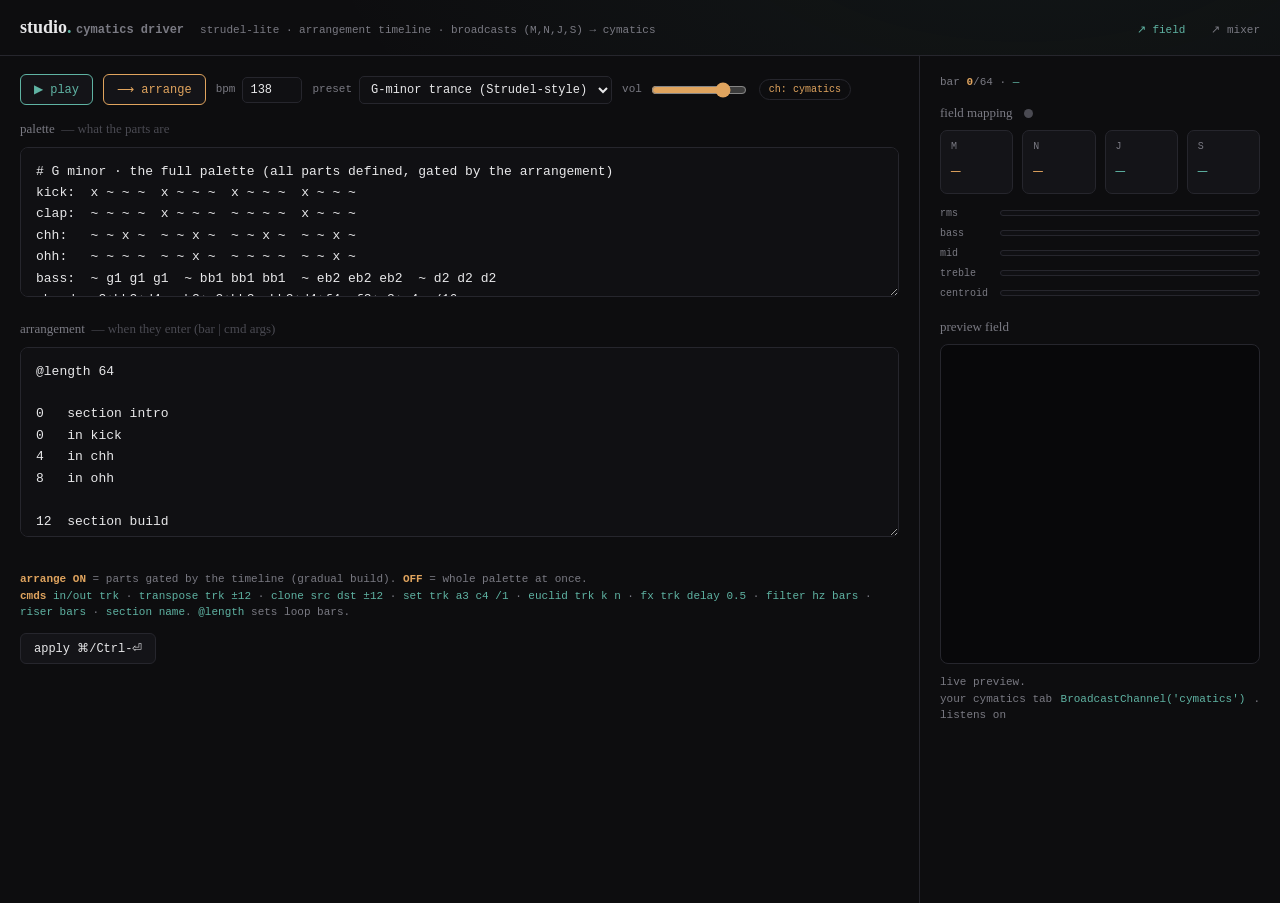
<file: v1/studio.html>
<!doctype html>
<meta charset="utf-8">
<meta name="viewport" content="width=device-width,initial-scale=1,viewport-fit=cover">
<meta name="color-scheme" content="dark">
<meta name="theme-color" content="#0d0d0f">
<title>studio — cymatics driver</title>
<style>
  :root{
    --bg:#0d0d0f; --panel:#141418; --panel2:#101013; --line:#26262d;
    --ink:#e8e8ea; --dim:#7a7a83; --faint:#4a4a52;
    --amber:#e0a45e; --teal:#5fb3a3; --hot:#d96b6b;
    --mono:ui-monospace,"SF Mono",SFMono-Regular,Menlo,Consolas,monospace;
    --serif:"Iowan Old Style","Palatino Linotype",Palatino,Georgia,serif;
  }
  *{box-sizing:border-box}
  html,body{margin:0;height:100%}
  body{background:var(--bg); color:var(--ink); font-family:var(--mono); font-size:13px; line-height:1.5;
    background-image:radial-gradient(1200px 600px at 80% -10%,rgba(95,179,163,.06),transparent 60%),
                     radial-gradient(900px 500px at 0% 110%,rgba(224,164,94,.05),transparent 60%);}
  header{display:flex; align-items:baseline; gap:16px; flex-wrap:wrap; padding:14px 20px; border-bottom:1px solid var(--line)}
  h1{font-family:var(--serif); font-weight:600; font-size:18px; margin:0}
  h1 .dot{color:var(--teal)}
  header .sub{color:var(--dim); font-size:11px}
  main{display:grid; grid-template-columns:1fr 360px; gap:1px; background:var(--line); min-height:calc(100% - 53px)}
  @media (max-width:820px){ main{grid-template-columns:1fr} }
  .pane{background:var(--bg); padding:18px 20px}
  .bar{display:flex; align-items:center; gap:10px; flex-wrap:wrap; margin-bottom:14px}
  button{font-family:var(--mono); font-size:12px; color:var(--ink); background:var(--panel); border:1px solid var(--line);
    border-radius:6px; padding:7px 13px; cursor:pointer; transition:border-color .15s,color .15s}
  button:hover{border-color:var(--teal)}
  button.primary{border-color:var(--teal); color:var(--teal)}
  button.primary.on{background:var(--teal); color:#06120f}
  button.tog{border-color:var(--faint); color:var(--dim)}
  button.tog.on{border-color:var(--amber); color:var(--amber)}
  label.field{display:inline-flex; align-items:center; gap:7px; color:var(--dim); font-size:11px}
  input[type=number]{width:60px; font-family:var(--mono); font-size:12px; color:var(--ink); background:var(--panel2);
    border:1px solid var(--line); border-radius:5px; padding:5px 7px}
  input[type=range]{accent-color:var(--amber); width:96px}
  textarea{width:100%; resize:vertical; tab-size:2; font-family:var(--mono); font-size:13px; line-height:1.65; color:var(--ink);
    background:var(--panel2); border:1px solid var(--line); border-radius:8px; padding:13px 15px; outline:none; caret-color:var(--amber)}
  textarea:focus{border-color:var(--faint)}
  #code{min-height:150px} #arr{min-height:190px}
  .hint{color:var(--dim); font-size:11px; margin:8px 0 0}
  .hint b{color:var(--amber); font-weight:600} .hint code{color:var(--teal)}
  .err{color:var(--hot); font-size:11px; min-height:14px; margin-top:6px; white-space:pre-wrap}
  .label{font-family:var(--serif); font-size:13px; color:var(--dim); margin:16px 0 8px}
  .label:first-of-type{margin-top:0}
  .grid{display:grid; grid-template-columns:repeat(4,1fr); gap:9px; margin-bottom:12px}
  .cell{background:var(--panel); border:1px solid var(--line); border-radius:7px; padding:8px 10px}
  .cell .k{color:var(--dim); font-size:10px; text-transform:uppercase; letter-spacing:.6px}
  .cell .v{font-size:19px; font-family:var(--serif); margin-top:2px}
  .cell .v.amber{color:var(--amber)} .cell .v.teal{color:var(--teal)}
  .meters{display:grid; gap:5px; margin-bottom:12px}
  .meter{display:grid; grid-template-columns:52px 1fr; align-items:center; gap:8px; font-size:10px; color:var(--dim)}
  .track{height:6px; background:var(--panel2); border:1px solid var(--line); border-radius:4px; overflow:hidden}
  .fill{height:100%; width:0%; background:var(--teal); transition:width .05s linear}
  .fill.bass{background:var(--amber)} .fill.tre{background:var(--hot)}
  .beat{display:inline-block; width:9px; height:9px; border-radius:50%; background:var(--faint); margin-left:8px; vertical-align:middle}
  .beat.on{background:var(--hot); box-shadow:0 0 10px var(--hot)}
  .nowbar{font-family:var(--mono); font-size:11px; color:var(--dim); margin-bottom:12px}
  .nowbar b{color:var(--amber)} .nowbar .sec{color:var(--teal)}
  canvas{width:100%; aspect-ratio:1/1; display:block; background:#08080a; border:1px solid var(--line); border-radius:8px}
  .chrow{display:flex; align-items:center; gap:8px; margin-top:10px; color:var(--dim); font-size:11px}
  .chrow code{color:var(--teal)}
  .pill{border:1px solid var(--line); border-radius:999px; padding:2px 9px; color:var(--amber); font-size:10px}
  /* ?headless=1 — engine-only mode used when this page is embedded as a
     hidden iframe inside the cymatics tab. Visible UI is suppressed; the
     module script keeps running, analyser + scheduler tick, broadcast fires. */
  body.headless { background: transparent; }
  body.headless > header,
  body.headless > main { display: none !important; }
</style>

<header>
  <h1>studio<span class="dot">.</span> <span style="color:var(--dim);font-family:var(--mono);font-size:12px">cymatics driver</span></h1>
  <span class="sub">strudel-lite · arrangement timeline · broadcasts (M,N,J,S) → cymatics</span>
  <!-- Back-link: NO target="_blank". A new tab here would spawn a second
       cymatics page whose hidden iframe starts a SECOND studio engine on
       the same BroadcastChannel — dual broadcasters → continuity lost.
       Same-tab navigation reuses the cymatics tab the user came from. -->
  <a id="field-link" href="./" rel="noopener"
     style="margin-left:auto; color:var(--teal); text-decoration:none; font-size:11px">
    ↗ field
  </a>
  <a href="./studio3.html" rel="noopener"
     style="color:var(--dim); text-decoration:none; font-size:11px; margin-left:10px">↗ mixer</a>
</header>

<main>
  <section class="pane">
    <div class="bar">
      <button id="play" class="primary">▶ play</button>
      <button id="arrange" class="tog on">⟶ arrange</button>
      <label class="field">bpm <input id="bpm" type="number" value="138" min="60" max="200"></label>
      <label class="field">preset
        <select id="preset" style="background:var(--panel2);color:var(--ink);border:1px solid var(--line);border-radius:5px;padding:5px 7px;font-family:var(--mono);font-size:12px"></select>
      </label>
      <label class="field">vol <input id="vol" type="range" min="0" max="1" step="0.01" value="0.8"></label>
      <span class="pill">ch: <span id="chname">cymatics</span></span>
    </div>

    <p class="label">palette &nbsp;<span style="color:var(--faint)">— what the parts are</span></p>
    <textarea id="code" spellcheck="false"></textarea>

    <p class="label">arrangement &nbsp;<span style="color:var(--faint)">— when they enter (bar | cmd args)</span></p>
    <textarea id="arr" spellcheck="false"></textarea>

    <div class="err" id="err"></div>
    <p class="hint">
      <b>arrange ON</b> = parts gated by the timeline (gradual build). <b>OFF</b> = whole palette at once.<br>
      <b>cmds</b> <code>in/out trk</code> · <code>transpose trk ±12</code> · <code>clone src dst ±12</code> ·
      <code>set trk a3 c4 /1</code> · <code>euclid trk k n</code> · <code>fx trk delay 0.5</code> ·
      <code>filter hz bars</code> · <code>riser bars</code> · <code>section name</code>. <code>@length</code> sets loop bars.
    </p>
    <div class="bar" style="margin-top:12px"><button id="apply">apply ⌘/Ctrl-⏎</button></div>
  </section>

  <section class="pane">
    <div class="nowbar">bar <b id="curbar">0</b>/<span id="len">64</span> · <span class="sec" id="cursec">—</span></div>
    <p class="label" style="margin-top:0">field mapping <span id="beatdot" class="beat"></span></p>
    <div class="grid">
      <div class="cell"><div class="k">M</div><div class="v amber" id="rM">–</div></div>
      <div class="cell"><div class="k">N</div><div class="v amber" id="rN">–</div></div>
      <div class="cell"><div class="k">J</div><div class="v teal" id="rJ">–</div></div>
      <div class="cell"><div class="k">S</div><div class="v teal" id="rS">–</div></div>
    </div>
    <div class="meters">
      <div class="meter"><span>rms</span><div class="track"><div class="fill" id="mRms"></div></div></div>
      <div class="meter"><span>bass</span><div class="track"><div class="fill bass" id="mBass"></div></div></div>
      <div class="meter"><span>mid</span><div class="track"><div class="fill" id="mMid"></div></div></div>
      <div class="meter"><span>treble</span><div class="track"><div class="fill tre" id="mTre"></div></div></div>
      <div class="meter"><span>centroid</span><div class="track"><div class="fill" id="mCen"></div></div></div>
    </div>
    <p class="label">preview field</p>
    <canvas id="cv" width="640" height="640"></canvas>
    <div class="chrow">live preview. your cymatics tab listens on <code>BroadcastChannel('cymatics')</code>.</div>
  </section>
</main>

<script type="module">
/* =====================================================================
   cymatics studio v2 — palette + bar-clock ARRANGEMENT → audio features
   → field params. vanilla ES module · Canvas2D + WebAudio + BroadcastChannel
   ===================================================================== */
const $=id=>document.getElementById(id);
const clamp=(x,a,b)=>x<a?a:x>b?b:x, lerp=(a,b,t)=>a+(b-a)*t;

/* ---------- notes & tokens ------------------------------------------- */
const SEMI={c:0,d:2,e:4,f:5,g:7,a:9,b:11};
function noteToFreq(s){
  const m=/^([a-gA-G])([#sb]?)(-?\d+)$/.exec(s.trim()); if(!m) return null;
  let semi=SEMI[m[1].toLowerCase()];
  if(m[2]==='#'||m[2]==='s')semi++; else if(m[2]==='b')semi--;
  return 440*Math.pow(2,(12*(parseInt(m[3],10)+1)+semi-69)/12);
}
function parseTokens(str){
  let div=1, rest=str.trim();
  const dm=/\/(\d+)\s*$/.exec(rest); if(dm){ div=parseInt(dm[1],10)||1; rest=rest.slice(0,dm.index).trim(); }
  return {tokens:rest.split(/\s+/).filter(Boolean), div};
}
// Bjorklund-ish euclidean distribution -> ['x','~',...]
function euclid(k,n){ const out=[]; let acc=0; for(let i=0;i<n;i++){ acc+=k; if(acc>=n){acc-=n; out.push('x');} else out.push('~'); } return out; }

/* ---------- palette parse -------------------------------------------- */
function parsePalette(text){
  const lines=[];
  text.split('\n').forEach((ln,i)=>{
    let s=ln.trim(); if(!s||s.startsWith('#')||s.startsWith('//')) return;
    const ci=s.indexOf(':'); if(ci<0) throw new Error(`palette line ${i+1}: missing ':'`);
    const inst=s.slice(0,ci).trim().toLowerCase();
    const {tokens,div}=parseTokens(s.slice(ci+1));
    if(!tokens.length) throw new Error(`palette line ${i+1}: empty`);
    lines.push({inst,tokens,div});
  });
  return lines;
}
/* ---------- arrangement parse ---------------------------------------- */
function parseArr(text){
  const cues=[]; let length=64;
  text.split('\n').forEach((ln,i)=>{
    let s=ln.trim(); if(!s||s.startsWith('#')||s.startsWith('//')) return;
    s=s.split(';')[0].trim(); if(!s) return;            // ';' comments (keep '#' for sharps)
    if(s[0]==='@'){ const p=s.slice(1).split(/\s+/); if(p[0]==='length') length=parseInt(p[1],10)||64; return; }
    const m=/^(\d+)\s+([a-zA-Z]+)\s*(.*)$/.exec(s);
    if(!m) throw new Error(`arr line ${i+1}: ${ln}`);
    cues.push({at:+m[1], cmd:m[2].toLowerCase(), args:m[3].split(/\s+/).filter(Boolean), raw:m[3]});
  });
  cues.sort((a,b)=>a.at-b.at);
  return {length,cues};
}

/* =====================================================================
   AUDIO ENGINE
   ===================================================================== */
let ac,master,masterFilter,analyser,reverbBus,delayBus,timeBuf,freqBuf,noiseBuf;
const SENDS={ chord:{r:.5,d:.3}, lead:{r:.4,d:.45}, arp:{r:0,d:.5}, snare:{r:.25,d:0}, clap:{r:.25,d:0} };

function buildAudio(){
  ac=new (window.AudioContext||window.webkitAudioContext)();
  master=ac.createGain(); master.gain.value=parseFloat($('vol').value);
  masterFilter=ac.createBiquadFilter(); masterFilter.type='lowpass'; masterFilter.frequency.value=20000; masterFilter.Q.value=0.7;
  analyser=ac.createAnalyser(); analyser.fftSize=2048; analyser.smoothingTimeConstant=0.6;
  master.connect(masterFilter); masterFilter.connect(analyser); analyser.connect(ac.destination);
  timeBuf=new Uint8Array(analyser.fftSize); freqBuf=new Uint8Array(analyser.frequencyBinCount);

  reverbBus=ac.createGain(); const conv=ac.createConvolver(); conv.buffer=makeIR(2.4,2.6);
  const rwet=ac.createGain(); rwet.gain.value=0.34; reverbBus.connect(conv); conv.connect(rwet); rwet.connect(master);

  delayBus=ac.createGain(); const dly=ac.createDelay(1.0); dly.delayTime.value=60/bpm()*0.75;
  const fb=ac.createGain(); fb.gain.value=0.36; const dlp=ac.createBiquadFilter(); dlp.type='lowpass'; dlp.frequency.value=2600;
  const dwet=ac.createGain(); dwet.gain.value=0.5;
  delayBus.connect(dly); dly.connect(dlp); dlp.connect(fb); fb.connect(dly); dlp.connect(dwet); dwet.connect(master);
  ac._dly=dly;

  const n=ac.sampleRate; noiseBuf=ac.createBuffer(1,n,ac.sampleRate);
  const d=noiseBuf.getChannelData(0); for(let i=0;i<n;i++) d[i]=Math.random()*2-1;
}
function makeIR(dur,decay){ const len=ac.sampleRate*dur, b=ac.createBuffer(2,len,ac.sampleRate);
  for(let c=0;c<2;c++){ const ch=b.getChannelData(c); for(let i=0;i<len;i++) ch[i]=(Math.random()*2-1)*Math.pow(1-i/len,decay);} return b; }
function noiseSrc(){ const s=ac.createBufferSource(); s.buffer=noiseBuf; s.loop=true; return s; }

/* ---------- voices (out = the track's bus node) ---------------------- */
function vKick(out,t){
  const o=ac.createOscillator(),g=ac.createGain(); o.type='sine';
  o.frequency.setValueAtTime(150,t); o.frequency.exponentialRampToValueAtTime(48,t+0.1);
  g.gain.setValueAtTime(1,t); g.gain.exponentialRampToValueAtTime(0.0001,t+0.3);
  o.connect(g); g.connect(out);
  const cs=noiseSrc(),cg=ac.createGain(),hp=ac.createBiquadFilter(); hp.type='highpass'; hp.frequency.value=3000;
  cg.gain.setValueAtTime(0.5,t); cg.gain.exponentialRampToValueAtTime(0.0001,t+0.02);
  cs.connect(hp); hp.connect(cg); cg.connect(out);
  o.start(t); o.stop(t+0.32); cs.start(t); cs.stop(t+0.03);
}
function vHat(out,t,open){ const s=noiseSrc(),hp=ac.createBiquadFilter(),g=ac.createGain();
  hp.type='highpass'; hp.frequency.value=7800; const dec=open?0.26:0.045;
  g.gain.setValueAtTime(open?0.5:0.42,t); g.gain.exponentialRampToValueAtTime(0.0001,t+dec);
  s.connect(hp); hp.connect(g); g.connect(out); s.start(t); s.stop(t+dec+0.02); }
function vSnare(out,t){ const s=noiseSrc(),bp=ac.createBiquadFilter(),g=ac.createGain();
  bp.type='bandpass'; bp.frequency.value=1900; bp.Q.value=0.7;
  g.gain.setValueAtTime(0.7,t); g.gain.exponentialRampToValueAtTime(0.0001,t+0.18);
  s.connect(bp); bp.connect(g); g.connect(out);
  const o=ac.createOscillator(),og=ac.createGain(); o.type='triangle'; o.frequency.setValueAtTime(190,t);
  og.gain.setValueAtTime(0.4,t); og.gain.exponentialRampToValueAtTime(0.0001,t+0.09); o.connect(og); og.connect(out);
  s.start(t); s.stop(t+0.2); o.start(t); o.stop(t+0.1); }
function vClap(out,t){ for(let k=0;k<3;k++){ const s=noiseSrc(),bp=ac.createBiquadFilter(),g=ac.createGain();
  bp.type='bandpass'; bp.frequency.value=1500; bp.Q.value=1; const tt=t+k*0.012;
  g.gain.setValueAtTime(0.5,tt); g.gain.exponentialRampToValueAtTime(0.0001,tt+0.1);
  s.connect(bp); bp.connect(g); g.connect(out); s.start(tt); s.stop(tt+0.12);} }
function vBass(out,t,freqs,dur){ const f=freqs[0]; if(!f) return;
  const lp=ac.createBiquadFilter(),g=ac.createGain(); lp.type='lowpass'; lp.Q.value=8;
  lp.frequency.setValueAtTime(220,t); lp.frequency.exponentialRampToValueAtTime(900,t+0.02);
  lp.frequency.exponentialRampToValueAtTime(180,t+Math.min(dur,0.25));
  [0,-7].forEach(ct=>{ const o=ac.createOscillator(); o.type='sawtooth'; o.frequency.value=f; o.detune.value=ct; o.connect(lp); o.start(t); o.stop(t+dur);});
  const sub=ac.createOscillator(); sub.type='sine'; sub.frequency.value=f/2; sub.connect(lp); sub.start(t); sub.stop(t+dur);
  g.gain.setValueAtTime(0.0001,t); g.gain.exponentialRampToValueAtTime(0.6,t+0.008); g.gain.exponentialRampToValueAtTime(0.0001,t+Math.max(dur,0.08));
  lp.connect(g); g.connect(out); }
function vSuper(out,t,freqs,dur,bright){ const lp=ac.createBiquadFilter(),g=ac.createGain();
  lp.type='lowpass'; lp.Q.value=0.8; lp.frequency.value=bright?4200:2400; const N=7,spread=18;
  freqs.forEach(f=>{ for(let i=0;i<N;i++){ const o=ac.createOscillator(); o.type='sawtooth'; o.frequency.value=f;
    o.detune.value=(i-(N-1)/2)*spread/((N-1)/2); const vg=ac.createGain(); vg.gain.value=1/Math.sqrt(N*freqs.length);
    o.connect(vg); vg.connect(lp); o.start(t); o.stop(t+dur+0.4);} });
  const atk=0.04,rel=Math.min(0.5,dur*0.6);
  g.gain.setValueAtTime(0.0001,t); g.gain.exponentialRampToValueAtTime(0.5,t+atk);
  g.gain.setValueAtTime(0.5,t+Math.max(atk,dur-rel)); g.gain.exponentialRampToValueAtTime(0.0001,t+dur);
  lp.connect(g); g.connect(out); }
function vPluck(out,t,freqs,dur){ freqs.forEach(f=>{ const o=ac.createOscillator(),lp=ac.createBiquadFilter(),g=ac.createGain();
  o.type='square'; o.frequency.value=f; lp.type='lowpass'; lp.Q.value=4;
  lp.frequency.setValueAtTime(5000,t); lp.frequency.exponentialRampToValueAtTime(700,t+0.18);
  const d=Math.min(dur,0.22); g.gain.setValueAtTime(0.0001,t); g.gain.exponentialRampToValueAtTime(0.32,t+0.005); g.gain.exponentialRampToValueAtTime(0.0001,t+d);
  o.connect(lp); lp.connect(g); g.connect(out); o.start(t); o.stop(t+d+0.02);} ); }

function launchRiser(t,dur){
  const o=ac.createOscillator(),bp=ac.createBiquadFilter(),g=ac.createGain();
  o.type='sawtooth'; o.frequency.setValueAtTime(110,t); o.frequency.exponentialRampToValueAtTime(1760,t+dur);
  bp.type='bandpass'; bp.Q.value=4; bp.frequency.setValueAtTime(400,t); bp.frequency.exponentialRampToValueAtTime(8000,t+dur);
  g.gain.setValueAtTime(0.0001,t); g.gain.exponentialRampToValueAtTime(0.3,t+dur); g.gain.exponentialRampToValueAtTime(0.0001,t+dur+0.05);
  o.connect(bp); bp.connect(g); g.connect(master); g.connect(delayBus); o.start(t); o.stop(t+dur+0.1);
}

function trigger(tr,tok,t,dur){
  const out=tr.bus, inst=tr.inst;
  if(inst==='kick') return vKick(out,t);
  if(inst==='chh')  return vHat(out,t,false);
  if(inst==='ohh')  return vHat(out,t,true);
  if(inst==='snare')return vSnare(out,t);
  if(inst==='clap') return vClap(out,t);
  let freqs=tok.split('+').map(noteToFreq).filter(f=>f!=null); if(!freqs.length) return;
  if(tr.transpose) freqs=freqs.map(f=>f*Math.pow(2,tr.transpose/12));
  if(inst==='bass') return vBass(out,t,freqs,dur);
  if(inst==='chord')return vSuper(out,t,freqs,dur,false);
  if(inst==='lead') return vSuper(out,t,freqs,dur,true);
  return vPluck(out,t,freqs,dur);
}

/* ---------- tracks (per-track bus for fades + sends) ----------------- */
let tracks=[], trackMap=new Map();
function buildTracks(palette){
  tracks=[]; trackMap=new Map();
  for(const p of palette){
    const bus=ac.createGain(); bus.gain.value=arrangeOn?0.0001:1; bus.connect(master);
    const def=SENDS[p.inst]||{r:0,d:0};
    const sR=ac.createGain(); sR.gain.value=def.r; bus.connect(sR); sR.connect(reverbBus);
    const sD=ac.createGain(); sD.gain.value=def.d; bus.connect(sD); sD.connect(delayBus);
    const tr={name:p.inst, inst:p.inst, tokens:p.tokens.slice(), div:p.div, transpose:0, bus, sR, sD,
              base:{tokens:p.tokens.slice(), div:p.div, r:def.r, d:def.d}};
    tracks.push(tr); trackMap.set(tr.name,tr);
  }
}

/* =====================================================================
   TRANSPORT + ARRANGEMENT
   ===================================================================== */
let playing=false, stepIndex=0, nextTime=0, timer=null;
let arrangeOn=true, arr=null, curBar=0, curSection='—';
const LOOKAHEAD=0.1, TICK=25;
const bpm=()=>parseFloat($('bpm').value);
const stepDur=()=>(60/bpm())/4;          // 16th
const barDur=()=>16*stepDur();

function rampParam(p,target,time,bars){ p.cancelScheduledValues(time); p.setValueAtTime(p.value,time);
  if(bars<=0) p.setTargetAtTime(target,time,0.05); else p.linearRampToValueAtTime(target,time+bars*barDur()); }

function resetArrangement(time){
  for(const tr of tracks){ tr.tokens=tr.base.tokens.slice(); tr.div=tr.base.div; tr.transpose=0;
    tr.bus.gain.cancelScheduledValues(time); tr.bus.gain.setValueAtTime(0.0001,time);
    tr.sR.gain.setValueAtTime(tr.base.r,time); tr.sD.gain.setValueAtTime(tr.base.d,time); }
  masterFilter.frequency.cancelScheduledValues(time); masterFilter.frequency.setValueAtTime(20000,time);
}
function applyCue(c,time){
  const a=c.args, tr=trackMap.get(a[0]), F=0.25;
  switch(c.cmd){
    case 'in':   if(tr) tr.bus.gain.setTargetAtTime(1,time,F); break;
    case 'out':  if(tr) tr.bus.gain.setTargetAtTime(0.0001,time,F); break;
    case 'gain': if(tr) rampParam(tr.bus.gain, clamp(+a[1],0,1), time, +a[2]||0); break;
    case 'transpose': if(tr) tr.transpose=+a[1]||0; break;
    case 'clone':{ const s=trackMap.get(a[0]), d=trackMap.get(a[1]);
      if(s&&d){ d.tokens=s.tokens.slice(); d.div=s.div; d.transpose=(s.transpose||0)+(+a[2]||0);} break; }
    case 'set':  if(tr){ const r=parseTokens(a.slice(1).join(' ')); tr.tokens=r.tokens; tr.div=r.div; } break;
    case 'euclid': if(tr){ tr.tokens=euclid(+a[1],+a[2]); tr.div=1; } break;
    case 'fx':   if(tr){ const g=(a[1]==='reverb')?tr.sR:tr.sD; g.gain.setTargetAtTime(+a[2]||0,time,0.1);} break;
    case 'filter': rampParam(masterFilter.frequency, +a[0]||20000, time, +a[1]||0); break;
    case 'riser': launchRiser(time, (+a[0]||4)*barDur()); break;
    case 'section': curSection=c.raw||a.join(' '); break;
  }
}
function handleBar(bar,time){
  if(!arr) return; const L=arr.length, local=((bar%L)+L)%L;
  if(bar>0 && local===0) resetArrangement(time);
  for(const c of arr.cues) if(c.at===local) applyCue(c,time);
  curBar=local;
}
function scheduler(){
  while(nextTime < ac.currentTime+LOOKAHEAD){
    const sd=stepDur();
    if(stepIndex%16===0 && arrangeOn) handleBar(stepIndex/16|0, nextTime);
    for(const tr of tracks){ const total=tr.tokens.length*tr.div, local=stepIndex%total;
      if(local%tr.div===0){ const tok=tr.tokens[local/tr.div]; if(tok&&tok!=='~') trigger(tr,tok,nextTime,tr.div*sd*0.96); } }
    nextTime+=sd; stepIndex++;
  }
}
function startTransport(){
  if(!ac) buildAudio();
  buildTracks(currentPalette);
  if(ac.state==='suspended') ac.resume();
  playing=true; stepIndex=0; nextTime=ac.currentTime+0.08;
  timer=setInterval(scheduler,TICK); requestAnimationFrame(loop);
}
function stopTransport(){ playing=false; clearInterval(timer); timer=null; }

/* =====================================================================
   FEATURES → FIELD → BROADCAST   (channel from ?chan= or 'cymatics')
   ===================================================================== */
const CHAN=new URLSearchParams(location.search).get('chan')||'cymatics';
$('chname').textContent=CHAN;
const chan=new BroadcastChannel(CHAN);
// Inbound control channel: the cymatics tab can request preset swaps via
// {type:'preset', key}. Outbound audio-feature broadcasts stay on `chan`.
const controlChan=new BroadcastChannel(CHAN+'-control');
// Headless mode: when the cymatics tab embeds this page as a hidden iframe
// it passes ?headless=1. We hide all visible UI and skip the preview-canvas
// render (saves ~12k particle writes per frame). Engine, analyser,
// scheduler, broadcast all keep running.
const HEADLESS = new URLSearchParams(location.search).get('headless') === '1';
if (HEADLESS) document.body.classList.add('headless');
// Forward the current ?chan= (if any) onto the ↗ field back-link so two-tab
// testing chains: opening the link carries the channel-name override across.
{
  const fl=$('field-link');
  if(fl){ const q=location.search; if(q) fl.href='./'+q; }
}
let avgBass=0, beatHold=0, beatCount=0, Mf=5, Nf=3, jit=0.18;
const field={M:5,N:3,J:0.18,S:0.8};

function analyze(){
  analyser.getByteTimeDomainData(timeBuf); analyser.getByteFrequencyData(freqBuf);
  let sum=0; for(let i=0;i<timeBuf.length;i++){ const v=(timeBuf[i]-128)/128; sum+=v*v; }
  const rms=Math.sqrt(sum/timeBuf.length);
  const binHz=ac.sampleRate/analyser.fftSize, bins=freqBuf.length;
  let bass=0,bn=0,mid=0,mn=0,tre=0,tn=0,cw=0,cs=0;
  for(let i=1;i<bins;i++){ const f=i*binHz,m=freqBuf[i]/255;
    if(f<200){bass+=m;bn++;} else if(f<2000){mid+=m;mn++;} else if(f<12000){tre+=m;tn++;} cw+=f*m; cs+=m; }
  bass=bn?bass/bn:0; mid=mn?mid/mn:0; tre=tn?tre/tn:0;
  const cen01=clamp(Math.log2(((cs?cw/cs:40))/40)/Math.log2(12000/40),0,1);
  avgBass=lerp(avgBass,bass,0.08); let beat=false;
  if(bass>avgBass*1.45 && bass>0.18 && beatHold<=0){ beat=true; beatHold=8; beatCount++; }
  if(beatHold>0) beatHold--;
  return {rms,bass,mid,tre,cen01,beat};
}
// Membrane-cheat: M, N, J, S are derived from spectral features against the
// v1 membrane approximation (CYMATICS_BUILD.md §0), NOT real plate
// eigenfrequencies. v2's scikit-fem mode bank will reinterpret these.
function mapToField(ft){
  if(ft.beat){ Mf=2+ft.cen01*9.5; Nf=2+clamp(ft.bass*1.4,0,1)*9.5; }
  let M=clamp(Math.round(Mf),1,12), N=clamp(Math.round(Nf),1,12);
  if(M===N) N=N<12?N+1:N-1;
  if(ft.beat) jit=0.85; jit=lerp(jit,0.14,0.06);
  const S=clamp(0.3+ft.rms*4.2,0.1,3);
  const reseed=ft.beat && (beatCount%4===0);
  return {M,N,J:clamp(jit,0,1),S,reseed};
}
// `track` carries the current preset's human label (e.g. "Chaconne — D-minor
// techno") so the cymatics tab can display what's playing. It's a string-only
// extension to the contract in STUDIO_INTEGRATION.md §2 — receivers that don't
// know about it just ignore the field.
let currentTrackLabel = '';
function broadcast(m,ft){ chan.postMessage({ type:'cymatics', t:performance.now(),
  track:currentTrackLabel,
  M:m.M,N:m.N,J:+m.J.toFixed(3),S:+m.S.toFixed(3), beat:ft.beat, reseed:m.reseed,
  rms:+ft.rms.toFixed(3), bass:+ft.bass.toFixed(3), mid:+ft.mid.toFixed(3),
  treble:+ft.tre.toFixed(3), centroid:+ft.cen01.toFixed(3) }); }

/* ---------- preview field (same equation as cymatics v1) ------------- */
const cv=$('cv'),cx=cv.getContext('2d'); const NP=12000, px=new Float32Array(NP), py=new Float32Array(NP);
for(let i=0;i<NP;i++){ px[i]=Math.random(); py[i]=Math.random(); }
function reseedParticles(){ for(let i=0;i<NP;i++){ px[i]=Math.random(); py[i]=Math.random(); } }
function fAbs(x,y,M,N){ return Math.abs(Math.cos(N*Math.PI*x)*Math.cos(M*Math.PI*y)-Math.cos(M*Math.PI*x)*Math.cos(N*Math.PI*y)); }
function stepParticles(M,N,J,S){ const eps=0.004,k=0.0016*S;
  for(let i=0;i<NP;i++){ let x=px[i],y=py[i]; const c=fAbs(x,y,M,N);
    const gx=(fAbs(x+eps,y,M,N)-c)/eps, gy=(fAbs(x,y+eps,M,N)-c)/eps;
    x-=k*gx+(Math.random()-0.5)*J*0.02; y-=k*gy+(Math.random()-0.5)*J*0.02;
    if(x<0)x=-x; else if(x>1)x=2-x; if(y<0)y=-y; else if(y>1)y=2-y; px[i]=x; py[i]=y; } }
function drawParticles(){ const W=cv.width,H=cv.height;
  cx.fillStyle='rgba(8,8,10,0.30)'; cx.fillRect(0,0,W,H);
  cx.fillStyle='rgba(95,179,163,0.55)'; for(let i=0;i<NP;i++) cx.fillRect(px[i]*W,py[i]*H,1.4,1.4); }

/* ---------- main loop ------------------------------------------------ */
function loop(){
  if(!playing) return;
  const ft=analyze(), m=mapToField(ft);
  field.M=m.M; field.N=m.N; field.J=m.J; field.S=m.S;
  if(m.reseed) reseedParticles(); broadcast(m,ft);
  if (!HEADLESS) { stepParticles(field.M,field.N,field.J,field.S); drawParticles(); }
  $('rM').textContent=field.M; $('rN').textContent=field.N;
  $('rJ').textContent=field.J.toFixed(2); $('rS').textContent=field.S.toFixed(2);
  $('mRms').style.width=clamp(ft.rms*180,0,100)+'%'; $('mBass').style.width=clamp(ft.bass*120,0,100)+'%';
  $('mMid').style.width=clamp(ft.mid*140,0,100)+'%'; $('mTre').style.width=clamp(ft.tre*160,0,100)+'%';
  $('mCen').style.width=clamp(ft.cen01*100,0,100)+'%';
  $('curbar').textContent=arrangeOn?curBar:'—'; $('cursec').textContent=arrangeOn?curSection:'all on';
  $('beatdot').classList.toggle('on',ft.beat);
  requestAnimationFrame(loop);
}

/* =====================================================================
   PRESETS + UI
   ===================================================================== */
const PRESETS = {
  'gm-trance': {
    label: 'G-minor trance (Strudel-style)',
    bpm: 138,
    palette: `# G minor · the full palette (all parts defined, gated by the arrangement)
kick:  x ~ ~ ~  x ~ ~ ~  x ~ ~ ~  x ~ ~ ~
clap:  ~ ~ ~ ~  x ~ ~ ~  ~ ~ ~ ~  x ~ ~ ~
chh:   ~ ~ x ~  ~ ~ x ~  ~ ~ x ~  ~ ~ x ~
ohh:   ~ ~ ~ ~  ~ ~ x ~  ~ ~ ~ ~  ~ ~ x ~
bass:  ~ g1 g1 g1  ~ bb1 bb1 bb1  ~ eb2 eb2 eb2  ~ d2 d2 d2
chord: g3+bb3+d4  eb3+g3+bb3  bb3+d4+f4  f3+a3+c4  /16
arp:   g4 d5 bb4 d5  eb4 bb4 g4 bb4  bb4 f5 d5 f5  f4 c5 a4 c5
lead:  ~ /16`,
    arrangement: `@length 64

0   section intro
0   in kick
4   in chh
8   in ohh

12  section build
12  in bass
12  in clap
20  in chord
24  in arp

32  section peak
32  clone bass lead 12      ; lead = bass, up one octave
32  in lead
36  fx lead delay 0.55
40  euclid kick 11 16       ; busier kick before the breakdown

48  section breakdown
48  out kick
48  out clap
48  out arp
48  filter 1000 6           ; close the filter over 6 bars

56  section riser
56  riser 8
60  filter 18000 4          ; open back up
# bar 64 -> loop resets to bar 0: kick slams back = the drop`
  },

  'am-trance': {
    label: 'A-minor halftime trance',
    bpm: 110,
    palette: `# A minor · halftime trance · 110 BPM
# Sparse kick (1 + 3 of each 2-bar), very few hats, 4-note pad chords.
# Distinct from gm-trance: slower, darker centroid, syncopated bass.
kick:  x ~ ~ ~  ~ ~ ~ ~  x ~ ~ ~  ~ ~ ~ ~
clap:  ~ ~ ~ ~  ~ ~ ~ ~  ~ ~ ~ ~  x ~ ~ ~
chh:   ~ ~ x ~  ~ ~ ~ ~  ~ ~ x ~  ~ ~ ~ ~
ohh:   ~ ~ ~ ~  ~ ~ ~ ~  ~ ~ ~ ~  ~ ~ x ~
bass:  a1 ~ ~ ~  ~ ~ a1 ~  f1 ~ ~ ~  ~ ~ f1 ~  /4
chord: a3+c4+e4+g4  f3+a3+c4+e4  d3+f3+a3+c4  e3+g3+b3+d4  /16
arp:   ~ /16
lead:  ~ ~ ~ e5  ~ ~ ~ ~  ~ ~ ~ c5  ~ ~ ~ ~  /4`,
    arrangement: `@length 64

0   section drift
0   in chord
0   fx chord reverb 0.5

12  section pulse
12  in kick
12  in bass

20  section move
20  in chh
24  in clap

32  section voice
32  in lead
36  fx lead delay 0.6

40  section turn
40  set chord c3+e3+g3+b3  a3+c4+e4+g4  f3+a3+c4+e4  g3+b3+d4+f4  /16
40  filter 2400 4

48  section breath
48  out kick
48  out clap
48  filter 1600 6

56  section settle
56  filter 18000 4
60  in kick
60  in clap`
  },

  'ambient-72': {
    label: 'Ambient — slow',
    bpm: 72,
    palette: `# Ambient · Cmaj7 ↔ Am7
kick:  x ~ ~ ~ ~ ~ ~ ~  x ~ ~ ~ ~ ~ ~ ~
ohh:   ~ ~ ~ ~ ~ ~ x ~  ~ ~ ~ ~ ~ ~ x ~
chord: c3+e3+g3+b3  c3+e3+g3+b3  a2+c3+e3+g3  a2+c3+e3+g3  /16
bass:  ~ ~ ~ ~  c2 ~ ~ ~  ~ ~ ~ ~  a1 ~ ~ ~
lead:  ~ ~ ~ ~  ~ ~ g5 ~  ~ ~ ~ ~  ~ ~ e5 ~`,
    arrangement: `@length 64

0   section drift
0   in chord
0   fx chord reverb 0.7

16  section pulse
16  in kick
16  in ohh

32  section weight
32  in bass

48  section voice
48  in lead

56  filter 2200 6          ; gentle close at the end`
  },

  'dnb-170': {
    label: 'DnB — 170',
    bpm: 170,
    palette: `# DnB · break + rolling Dm bass
kick:  x ~ ~ ~  ~ ~ ~ ~  ~ ~ x ~  ~ ~ ~ ~
snare: ~ ~ ~ ~  x ~ ~ ~  ~ ~ ~ ~  x ~ ~ ~
chh:   x x x x  x x x x  x x x x  x x x x
ohh:   ~ ~ ~ x  ~ ~ ~ ~  ~ ~ ~ x  ~ ~ ~ ~
bass:  d2 ~ ~ d2  ~ ~ d2 ~  ~ d2 ~ ~  d2 ~ ~ d2
chord: d3+f3+a3  d3+f3+a3  g3+bb3+d4  d3+f3+a3  /16
arp:   d4 a4 f4 a4  d4 a4 f4 a4  g4 d5 bb4 d5  d4 a4 f4 a4
lead:  ~ /16`,
    arrangement: `@length 64

0   section intro
0   in kick
0   in chh

8   section build
8   in bass
12  in ohh
16  in snare
24  in chord

32  section peak
32  clone bass lead 12
32  in lead
36  fx lead delay 0.55

48  section roll
48  euclid kick 13 16       ; busier kick → roll
56  filter 3000 8
60  riser 4`
  },

  'chaconne': {
    label: 'Chaconne — D-minor solemn',
    bpm: 124,
    palette: `# Chaconne → D-minor solemn · 124 BPM · NO HATS, snare on 2 & 4
# Bach Chaconne BWV 1004 → military-pulse techno. Dense 4-note chord
# stacks. Distinct from greensleeves: no hat at all (centroid LOW → low M),
# kick-every-beat + steady bass (bass HIGH → high N). Distinct from gm-
# trance: no claps either, ride only via the snare backbeat.
kick:  x ~ ~ ~  x ~ ~ ~  x ~ ~ ~  x ~ ~ ~
snare: ~ ~ ~ ~  x ~ ~ ~  ~ ~ ~ ~  x ~ ~ ~
bass:  d2 d2 d2 d2  a1 a1 a1 a1  bb1 bb1 bb1 bb1  a1 a1 a1 a1  /4
chord: d3+f3+a3+d4  a3+cs4+e4+a4  bb3+d4+f4+bb4  a3+cs4+e4+a4  /16
arp:   d4 f4 a4 f4 a4 f4 d4 f4  a4 cs5 e5 cs5 e5 cs5 a4 cs5  bb4 d5 f5 d5 f5 d5 bb4 d5  a4 cs5 e5 cs5 e5 cs5 a4 cs5  /2
lead:  a4 ~ a4 ~  e5 ~ e5 ~  f5 ~ d5 ~  a4 ~ ~ ~  /4`,
    arrangement: `# Variation structure → ground → descending-tetrachord → D-major lift
@length 64

0   section ground         ; bare statement
0   in kick
0   in bass

16  section build          ; lower voices enter
16  in chord
20  in snare               ; military pulse on 2 & 4
24  in arp
24  set bass  d2 d2 d2 d2  c2 c2 c2 c2  bb1 bb1 bb1 bb1  a1 a1 a1 a1  /4   ; chaconne descent
24  set chord d3+f3+a3+d4  c3+e3+g3+c4  bb3+d4+f4+bb4  a3+cs4+e4+a4  /16

32  section peak          ; head motif over the descending tetrachord
32  in lead

40  section major-lift    ; D-major middle (Bach's bar 133) — breakdown
40  out kick
40  out snare
40  out arp
40  set chord d3+fs3+a3+d4  a3+cs4+e4+a4  g3+b3+d4+g4  a3+cs4+e4+a4  /16
40  set bass  d2 d2 d2 d2  a1 a1 a1 a1  g1 g1 g1 g1  a1 a1 a1 a1  /4
40  filter 1200 6

52  section riser
52  riser 8
56  set chord d3+f3+a3+d4  a3+cs4+e4+a4  bb3+d4+f4+bb4  a3+cs4+e4+a4  /16   ; back
56  set bass  d2 d2 d2 d2  a1 a1 a1 a1  bb1 bb1 bb1 bb1  a1 a1 a1 a1  /4
56  filter 18000 4
60  in kick
60  in snare
60  in arp
# bar 64 loops → minor ground slams back = the drop`
  },

  'greensleeves': {
    label: 'Greensleeves — folk-techno',
    bpm: 100,
    palette: `# Greensleeves → D-dorian folk-techno · 100 BPM · sparse kick, 8th hats
# Tune: traditional 16th c. (public domain). Harmony reduced from a Mutopia
# arrangement (CC-BY-SA 4.0 — David Kastrup). 6/8 lilt → 4/4 grid (lossy).
# Distinct from chaconne: hat-every-8th (centroid HIGH) + kick only on 1 & 3
# (bass LOW) — opposite (M, N) corner from chaconne.
kick:  x ~ ~ ~  ~ ~ ~ ~  x ~ ~ ~  ~ ~ ~ ~
clap:  ~ ~ ~ ~  ~ ~ ~ ~  ~ ~ ~ ~  x ~ ~ ~
chh:   x ~ x ~  x ~ x ~  x ~ x ~  x ~ x ~
ohh:   ~ ~ ~ ~  ~ ~ ~ ~  ~ ~ ~ ~  ~ ~ ~ x
bass:  f2 ~ f2 ~  d2 ~ d2 ~  c2 ~ c2 ~  d2 ~ d2 ~  /4
chord: f3+a3+c4  d3+f3+a3  c3+e3+g3  d3+f3+a3  /16
arp:   f4 c5 a4 c5 f4 c5 a4 c5  d4 a4 f4 a4 d4 a4 f4 a4  c4 g4 e4 g4 c4 g4 e4 g4  d4 a4 f4 a4 d4 a4 f4 a4  /2
lead:  f5 f5 g5 ~  a5 a5 b5 a5  g5 g5 e5 ~  c5 c5 d5 e5  /4`,
    arrangement: `@length 64

0   section intro
0   in kick
0   in bass
8   in chh

16  section verse-build
16  in chord
20  in clap
24  in arp

32  section verse-peak
32  in lead

40  section refrain-lift   ; swap to refrain ground — bright C open = the chorus
40  set chord c4+e4+g4 f3+a3+c4 d3+f3+a3 a3+cs4+e4 /16
40  set bass  c2 ~ c2 ~  f2 ~ f2 ~  d2 ~ d2 ~  a1 ~ a1 ~  /4

48  section breakdown
48  out kick
48  out clap
48  out arp
48  filter 1100 6

56  section riser
56  riser 8
56  set chord f3+a3+c4 d3+f3+a3 c3+e3+g3 d3+f3+a3 /16   ; back to verse ground
56  set bass  f2 ~ f2 ~  d2 ~ d2 ~  c2 ~ c2 ~  d2 ~ d2 ~  /4
60  filter 18000 4
60  in kick
60  in clap
60  in arp
# bar 64 loops → full verse ground slams back = the drop`
  }
};

let currentPalette=[];
function applyAll(){
  try{
    currentPalette=parsePalette($('code').value);
    arr=parseArr($('arr').value); $('len').textContent=arr.length; $('err').textContent='';
    if(ac){ buildTracks(currentPalette); if(playing && arrangeOn){ stepIndex=0; nextTime=ac.currentTime+0.05; curSection='—'; } }
  }catch(e){ $('err').textContent='⚠ '+e.message; }
}

function loadPreset(key){
  const p = PRESETS[key];
  if(!p) return;
  currentTrackLabel = p.label;
  $('bpm').value = p.bpm;
  $('code').value = p.palette;
  $('arr').value = p.arrangement;
  applyAll();
  if(ac && ac._dly) ac._dly.delayTime.setTargetAtTime(60/bpm()*0.75, ac.currentTime, 0.05);
  if(ac && masterFilter) masterFilter.frequency.setValueAtTime(20000, ac.currentTime);
}

// Preset selector — populate, then load on change.
const presetSel = $('preset');
for(const [k,v] of Object.entries(PRESETS)){
  const o = document.createElement('option');
  o.value = k; o.textContent = v.label;
  presetSel.appendChild(o);
}
// Initial preset can be overridden by ?preset=KEY in the URL — used by the
// cymatics tab's ⌁ dropdown when opening the studio for the first time.
const _urlPreset = new URLSearchParams(location.search).get('preset');
const _initialKey = (_urlPreset && PRESETS[_urlPreset]) ? _urlPreset : 'gm-trance';
presetSel.value = _initialKey;
presetSel.addEventListener('change', () => loadPreset(presetSel.value));
loadPreset(_initialKey);

// ?autoplay=1 starts playback automatically. Browsers may block this without
// a user gesture — on iOS Safari the user must tap ▶ once. Best-effort.
if (new URLSearchParams(location.search).get('autoplay') === '1') {
  setTimeout(() => { if (!playing) $('play').click(); }, 120);
}

// Listen for remote commands from the cymatics tab's ⌁ dropdown.
controlChan.onmessage = (e) => {
  const d = e.data;
  if (!d || typeof d !== 'object') return;
  if (d.type === 'preset' && typeof d.key === 'string' && PRESETS[d.key]) {
    presetSel.value = d.key;
    loadPreset(d.key);
    if (!playing) $('play').click();   // auto-play on remote swap
    return;
  }
  if (d.type === 'stop') {
    if (playing) $('play').click();    // toggles to stopped state
    return;
  }
};

$('play').addEventListener('click',()=>{
  if(!playing){ startTransport(); $('play').textContent='■ stop'; $('play').classList.add('on'); }
  else{ stopTransport(); $('play').textContent='▶ play'; $('play').classList.remove('on'); } });
$('arrange').addEventListener('click',()=>{
  arrangeOn=!arrangeOn; $('arrange').classList.toggle('on',arrangeOn);
  if(ac && playing){ for(const tr of tracks) tr.bus.gain.setTargetAtTime(arrangeOn?0.0001:1, ac.currentTime,0.1);
    if(arrangeOn){ stepIndex=0; nextTime=ac.currentTime+0.05; curSection='—';
      masterFilter.frequency.setValueAtTime(20000,ac.currentTime); } } });
$('apply').addEventListener('click',applyAll);
[$('code'),$('arr')].forEach(t=>t.addEventListener('keydown',e=>{ if((e.metaKey||e.ctrlKey)&&e.key==='Enter'){ e.preventDefault(); applyAll(); }}));
$('vol').addEventListener('input',e=>{ if(master) master.gain.setTargetAtTime(parseFloat(e.target.value),ac.currentTime,0.02); });
$('bpm').addEventListener('change',()=>{ if(ac&&ac._dly) ac._dly.delayTime.setTargetAtTime(60/bpm()*0.75,ac.currentTime,0.05); });
</script>
</file>
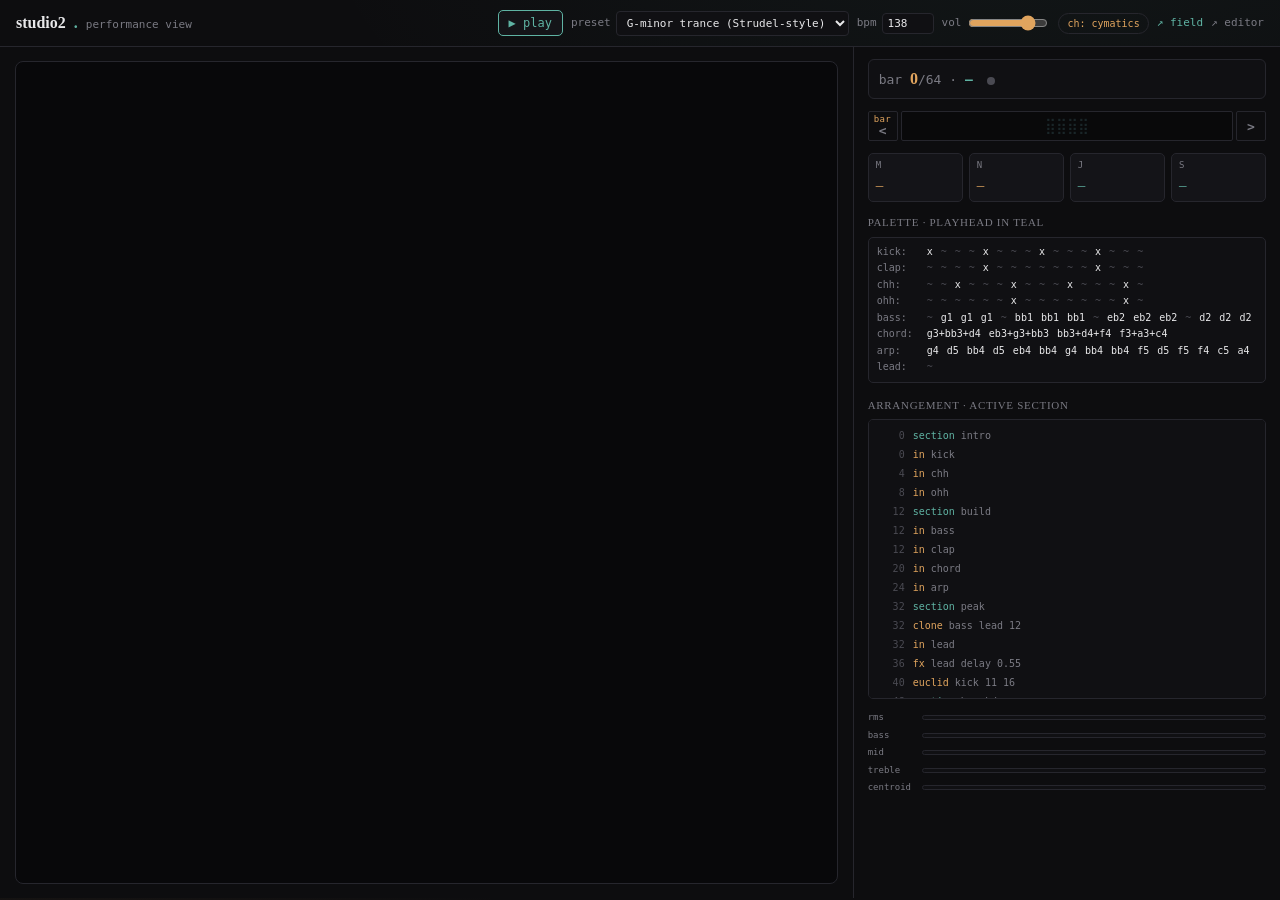
<file: v1/studio2.html>
<!doctype html>
<meta charset="utf-8">
<meta name="viewport" content="width=device-width,initial-scale=1,viewport-fit=cover">
<meta name="color-scheme" content="dark">
<meta name="theme-color" content="#0d0d0f">
<meta name="cb" content="89493e79">
<title>studio2 — cymatics performance view</title>
<style>
  :root{
    --bg:#0d0d0f; --panel:#141418; --panel2:#101013; --line:#26262d;
    --ink:#e8e8ea; --dim:#7a7a83; --faint:#4a4a52;
    --amber:#e0a45e; --teal:#5fb3a3; --hot:#d96b6b;
    --mono:ui-monospace,"SF Mono",SFMono-Regular,Menlo,Consolas,monospace;
    --serif:"Iowan Old Style","Palatino Linotype",Palatino,Georgia,serif;
  }
  *{box-sizing:border-box}
  html,body{margin:0;height:100%}
  body{background:var(--bg); color:var(--ink); font-family:var(--mono); font-size:13px; line-height:1.5;
    background-image:radial-gradient(1200px 600px at 80% -10%,rgba(95,179,163,.06),transparent 60%),
                     radial-gradient(900px 500px at 0% 110%,rgba(224,164,94,.05),transparent 60%);}

  header{display:flex; align-items:center; gap:10px; flex-wrap:wrap; padding:10px 16px; border-bottom:1px solid var(--line)}
  h1{font-family:var(--serif); font-weight:600; font-size:16px; margin:0; display:inline-flex; align-items:baseline; gap:8px}
  h1 .dot{color:var(--teal)}
  h1 .sub{color:var(--dim); font-family:var(--mono); font-size:11px; font-weight:400}
  header .ctrls{display:flex; align-items:center; gap:8px; flex-wrap:wrap; margin-left:auto}

  button{font-family:var(--mono); font-size:12px; color:var(--ink); background:var(--panel); border:1px solid var(--line);
    border-radius:5px; padding:5px 10px; cursor:pointer; transition:border-color .15s,color .15s}
  button:hover{border-color:var(--teal)}
  button.primary{border-color:var(--teal); color:var(--teal)}
  button.primary.on{background:var(--teal); color:#06120f}
  label.field{display:inline-flex; align-items:center; gap:5px; color:var(--dim); font-size:11px}
  input[type=number]{width:52px; font-family:var(--mono); font-size:11px; color:var(--ink); background:var(--panel2); border:1px solid var(--line); border-radius:4px; padding:3px 5px}
  input[type=range]{accent-color:var(--amber); width:80px}
  select{background:var(--panel2);color:var(--ink);border:1px solid var(--line);border-radius:4px;padding:4px 6px;font-family:var(--mono);font-size:11px}
  .pill{border:1px solid var(--line); border-radius:999px; padding:2px 8px; color:var(--amber); font-size:10px}
  .hdr-link{color:var(--teal); text-decoration:none; font-size:11px}
  .hdr-link.dim{color:var(--dim)}

  main{display:grid; grid-template-columns:2fr 1fr; gap:1px; background:var(--line); height:calc(100vh - 49px); overflow:hidden}
  @media (max-width:820px){ main{grid-template-columns:1fr; height:auto} }
  .pane{background:var(--bg)}
  .pane-canvas{padding:14px; display:flex; align-items:center; justify-content:center; overflow:hidden}
  .pane-info{padding:12px 14px; overflow-y:auto}

  /* The 2/3 preview canvas — fills the left pane as a square fitting both dims. */
  canvas#cv{width:auto; height:auto; max-width:100%; max-height:100%; aspect-ratio:1/1;
    display:block; background:#08080a; border:1px solid var(--line); border-radius:8px}

  /* Hidden parser holders — kept in DOM so the existing parsePalette / parseArr
     can still read .value verbatim from studio.html's script body. */
  #code, #arr { display:none !important; }

  .nowbar{font-family:var(--mono); font-size:13px; color:var(--dim); margin-bottom:12px; padding:7px 10px; background:var(--panel2); border:1px solid var(--line); border-radius:6px}
  .nowbar b{color:var(--amber); font-size:16px; font-family:var(--serif)}
  .nowbar .sec{color:var(--teal); font-weight:600}
  .beat{display:inline-block; width:8px; height:8px; border-radius:50%; background:var(--faint); margin-left:6px; vertical-align:middle}
  .beat.on{background:var(--hot); box-shadow:0 0 8px var(--hot)}

  .grid{display:grid; grid-template-columns:repeat(4,1fr); gap:6px; margin-bottom:12px}
  .cell{background:var(--panel); border:1px solid var(--line); border-radius:5px; padding:5px 7px}
  .cell .k{color:var(--dim); font-size:9px; text-transform:uppercase; letter-spacing:.5px}
  .cell .v{font-size:15px; font-family:var(--serif); margin-top:1px}
  .cell .v.amber{color:var(--amber)} .cell .v.teal{color:var(--teal)}

  .label-mini{font-family:var(--serif); font-size:11px; color:var(--dim); margin:14px 0 6px; text-transform:uppercase; letter-spacing:.7px}
  .label-mini:first-of-type{margin-top:8px}

  /* Palette display ---------------------------------------------------- */
  .pal-display{background:var(--panel2); border:1px solid var(--line); border-radius:5px; padding:6px 8px; max-height:240px; overflow-y:auto}
  .pal-line{font-family:var(--mono); font-size:10px; line-height:1.65; white-space:nowrap; overflow-x:auto}
  .pal-inst{color:var(--dim); display:inline-block; width:46px}
  .pal-toks{color:var(--ink)}
  .pal-tok{display:inline-block; padding:0 3px; margin:0 1px; border-radius:2px;
    transition:background-color .08s, color .08s}
  .pal-tok.rest{color:var(--faint)}
  .pal-tok.playing{background:var(--teal); color:#06120f; font-weight:600}

  /* Arrangement display ------------------------------------------------ */
  .arr-display{background:var(--panel2); border:1px solid var(--line); border-radius:5px; padding:6px 6px; max-height:280px; overflow-y:auto}
  .arr-line{font-family:var(--mono); font-size:10px; line-height:1.6; padding:1px 6px; margin:1px 0; border-radius:3px;
    transition:background-color .12s, color .12s}
  .arr-bar{color:var(--faint); display:inline-block; width:24px; text-align:right; margin-right:8px}
  .arr-cmd{color:var(--amber); margin-right:6px}
  .arr-args{color:var(--dim)}
  .arr-line.section .arr-cmd{color:var(--teal)}
  .arr-line.playing{background:rgba(95,179,163,0.12)}
  .arr-line.playing .arr-bar{color:var(--teal)}
  .arr-line.section.playing{background:rgba(95,179,163,0.30)}
  .arr-line.section.playing .arr-cmd{font-weight:700}
  .arr-line.section.playing .arr-args{color:var(--ink)}
  .arr-meta{color:var(--faint); font-family:var(--mono); font-size:10px; padding:3px 6px}

  .meters{display:grid; gap:4px; margin-top:12px}
  .meter{display:grid; grid-template-columns:48px 1fr; align-items:center; gap:6px; font-size:9px; color:var(--dim)}
  .track{height:5px; background:var(--panel2); border:1px solid var(--line); border-radius:3px; overflow:hidden}
  .fill{height:100%; width:0%; background:var(--teal); transition:width .05s linear}
  .fill.bass{background:var(--amber)} .fill.tre{background:var(--hot)}

  /* Braille seek slider. Variable mapping for the shared component: it expects
     --rule / --ink-dim / --tap-min; studio2 uses --line / --dim and a compact
     28px tap target (the index.html sliders are 36px because they live in a
     touch-first iconbar; here the row is tighter). */
  .seek-row{margin:0 0 12px}
  .bsl{display:grid; grid-template-columns:30px 1fr 30px; gap:3px; min-width:0}
  .bsl-step{background:transparent; border:1px solid var(--line); color:var(--dim);
    font-family:var(--mono); font-size:13px; font-weight:700; line-height:1;
    min-height:28px; min-width:28px; padding:0; cursor:pointer; border-radius:2px;
    transition:border-color 120ms ease, color 120ms ease, background 120ms ease;
    touch-action:manipulation; user-select:none; -webkit-user-select:none;
    display:flex; align-items:center; justify-content:center}
  .bsl-step:hover,.bsl-step:active,.bsl-step-active{
    border-color:var(--amber); color:var(--amber); background:rgba(224,164,94,0.10)}
  .bsl-step-labeled{flex-direction:column; align-items:flex-start; justify-content:space-between; padding:3px 5px}
  .bsl-step-labeled .bsl-label{font-size:9px; font-weight:500; letter-spacing:0.04em; color:var(--amber); line-height:1}
  .bsl-step-labeled .bsl-arrow{font-size:13px; line-height:1; align-self:center}
  .bsl-bar{display:flex; align-items:center; justify-content:center; letter-spacing:0;
    font-family:var(--mono); font-size:15px; line-height:1; min-height:28px;
    border:1px solid var(--line); border-radius:2px; cursor:pointer;
    user-select:none; -webkit-user-select:none; touch-action:none; outline:none;
    background:rgba(0,0,0,0.30); overflow:hidden; min-width:0}
  .bsl-bar:focus-visible{border-color:var(--teal)}
  .bsl-bar span{display:inline-block; padding:0}

  /* Headless mode parity with studio.html. studio2 isn't currently embedded
     anywhere — kept defensively so a future ?headless=1 usage doesn't break. */
  body.headless { background:transparent; }
  body.headless > header,
  body.headless > main { display:none !important; }
</style>

<header>
  <h1>studio2<span class="dot">.</span> <span class="sub">performance view</span></h1>
  <div class="ctrls">
    <button id="play" class="primary">▶ play</button>
    <label class="field">preset
      <select id="preset"></select>
    </label>
    <label class="field">bpm <input id="bpm" type="number" value="138" min="60" max="200"></label>
    <label class="field">vol <input id="vol" type="range" min="0" max="1" step="0.01" value="0.8"></label>
    <span class="pill">ch: <span id="chname">cymatics</span></span>
    <!-- ↗ field reuses the same back-link semantics as studio.html: same-tab
         navigation so we don't spawn a second cymatics page with its own
         hidden iframe-engine (dual-broadcaster pathology — see pm.md). -->
    <a id="field-link" href="./" rel="noopener" class="hdr-link">↗ field</a>
    <a href="./studio.html" rel="noopener" class="hdr-link dim">↗ editor</a>
  </div>
</header>

<main>
  <section class="pane pane-canvas">
    <canvas id="cv" width="900" height="900"></canvas>
  </section>

  <section class="pane pane-info">
    <div class="nowbar">
      bar <b id="curbar">0</b>/<span id="len">64</span>
      · <span class="sec" id="cursec">—</span>
      <span id="beatdot" class="beat"></span>
    </div>

    <!-- Braille seek slider. min/max are seeded at 0/63 (matches all current
         presets' @length 64). The format callback below reads the live `arr`
         so a preset with a different length still labels correctly. -->
    <div id="seek-mount" class="seek-row"></div>

    <div class="grid">
      <div class="cell"><div class="k">M</div><div class="v amber" id="rM">–</div></div>
      <div class="cell"><div class="k">N</div><div class="v amber" id="rN">–</div></div>
      <div class="cell"><div class="k">J</div><div class="v teal" id="rJ">–</div></div>
      <div class="cell"><div class="k">S</div><div class="v teal" id="rS">–</div></div>
    </div>

    <p class="label-mini">palette · playhead in teal</p>
    <div id="palDisp" class="pal-display"></div>

    <p class="label-mini">arrangement · active section</p>
    <div id="arrDisp" class="arr-display"></div>

    <div class="meters">
      <div class="meter"><span>rms</span><div class="track"><div class="fill" id="mRms"></div></div></div>
      <div class="meter"><span>bass</span><div class="track"><div class="fill bass" id="mBass"></div></div></div>
      <div class="meter"><span>mid</span><div class="track"><div class="fill" id="mMid"></div></div></div>
      <div class="meter"><span>treble</span><div class="track"><div class="fill tre" id="mTre"></div></div></div>
      <div class="meter"><span>centroid</span><div class="track"><div class="fill" id="mCen"></div></div></div>
    </div>
  </section>
</main>

<!-- Parser-only data holders. studio.html's parsePalette/parseArr read these
     by id; the user never sees the raw text in studio2 (the rendered palette
     + arrangement panes above are the canonical display). -->
<textarea id="code"></textarea>
<textarea id="arr"></textarea>

<script type="module">
/* =====================================================================
   cymatics studio2 — same engine + audio + scheduler as studio.html,
   different presentation: 2/3 canvas + read-only rendered palette /
   arrangement with playhead highlighting. Script body is a near-verbatim
   copy of studio.html — minimal surface area, no shared-module refactor
   (studio.html is the "fix is shipped, don't touch" branch per pm.md).
   ===================================================================== */
import { BrailleSlider } from './src/braille-slider.js';
const $=id=>document.getElementById(id);
const clamp=(x,a,b)=>x<a?a:x>b?b:x, lerp=(a,b,t)=>a+(b-a)*t;

/* ---------- notes & tokens ------------------------------------------- */
const SEMI={c:0,d:2,e:4,f:5,g:7,a:9,b:11};
function noteToFreq(s){
  const m=/^([a-gA-G])([#sb]?)(-?\d+)$/.exec(s.trim()); if(!m) return null;
  let semi=SEMI[m[1].toLowerCase()];
  if(m[2]==='#'||m[2]==='s')semi++; else if(m[2]==='b')semi--;
  return 440*Math.pow(2,(12*(parseInt(m[3],10)+1)+semi-69)/12);
}
function parseTokens(str){
  let div=1, rest=str.trim();
  const dm=/\/(\d+)\s*$/.exec(rest); if(dm){ div=parseInt(dm[1],10)||1; rest=rest.slice(0,dm.index).trim(); }
  return {tokens:rest.split(/\s+/).filter(Boolean), div};
}
function euclid(k,n){ const out=[]; let acc=0; for(let i=0;i<n;i++){ acc+=k; if(acc>=n){acc-=n; out.push('x');} else out.push('~'); } return out; }

function parsePalette(text){
  const lines=[];
  text.split('\n').forEach((ln,i)=>{
    let s=ln.trim(); if(!s||s.startsWith('#')||s.startsWith('//')) return;
    const ci=s.indexOf(':'); if(ci<0) throw new Error(`palette line ${i+1}: missing ':'`);
    const inst=s.slice(0,ci).trim().toLowerCase();
    const {tokens,div}=parseTokens(s.slice(ci+1));
    if(!tokens.length) throw new Error(`palette line ${i+1}: empty`);
    lines.push({inst,tokens,div});
  });
  return lines;
}
function parseArr(text){
  const cues=[]; let length=64;
  text.split('\n').forEach((ln,i)=>{
    let s=ln.trim(); if(!s||s.startsWith('#')||s.startsWith('//')) return;
    s=s.split(';')[0].trim(); if(!s) return;
    if(s[0]==='@'){ const p=s.slice(1).split(/\s+/); if(p[0]==='length') length=parseInt(p[1],10)||64; return; }
    const m=/^(\d+)\s+([a-zA-Z]+)\s*(.*)$/.exec(s);
    if(!m) throw new Error(`arr line ${i+1}: ${ln}`);
    cues.push({at:+m[1], cmd:m[2].toLowerCase(), args:m[3].split(/\s+/).filter(Boolean), raw:m[3]});
  });
  cues.sort((a,b)=>a.at-b.at);
  return {length,cues};
}

/* =====================================================================
   AUDIO ENGINE  (identical to studio.html)
   ===================================================================== */
let ac,master,masterFilter,analyser,reverbBus,delayBus,timeBuf,freqBuf,noiseBuf;
const SENDS={ chord:{r:.5,d:.3}, lead:{r:.4,d:.45}, arp:{r:0,d:.5}, snare:{r:.25,d:0}, clap:{r:.25,d:0} };

function buildAudio(){
  ac=new (window.AudioContext||window.webkitAudioContext)();
  master=ac.createGain(); master.gain.value=parseFloat($('vol').value);
  masterFilter=ac.createBiquadFilter(); masterFilter.type='lowpass'; masterFilter.frequency.value=20000; masterFilter.Q.value=0.7;
  analyser=ac.createAnalyser(); analyser.fftSize=2048; analyser.smoothingTimeConstant=0.6;
  master.connect(masterFilter); masterFilter.connect(analyser); analyser.connect(ac.destination);
  timeBuf=new Uint8Array(analyser.fftSize); freqBuf=new Uint8Array(analyser.frequencyBinCount);

  reverbBus=ac.createGain(); const conv=ac.createConvolver(); conv.buffer=makeIR(2.4,2.6);
  const rwet=ac.createGain(); rwet.gain.value=0.34; reverbBus.connect(conv); conv.connect(rwet); rwet.connect(master);

  delayBus=ac.createGain(); const dly=ac.createDelay(1.0); dly.delayTime.value=60/bpm()*0.75;
  const fb=ac.createGain(); fb.gain.value=0.36; const dlp=ac.createBiquadFilter(); dlp.type='lowpass'; dlp.frequency.value=2600;
  const dwet=ac.createGain(); dwet.gain.value=0.5;
  delayBus.connect(dly); dly.connect(dlp); dlp.connect(fb); fb.connect(dly); dlp.connect(dwet); dwet.connect(master);
  ac._dly=dly;

  const n=ac.sampleRate; noiseBuf=ac.createBuffer(1,n,ac.sampleRate);
  const d=noiseBuf.getChannelData(0); for(let i=0;i<n;i++) d[i]=Math.random()*2-1;
}
function makeIR(dur,decay){ const len=ac.sampleRate*dur, b=ac.createBuffer(2,len,ac.sampleRate);
  for(let c=0;c<2;c++){ const ch=b.getChannelData(c); for(let i=0;i<len;i++) ch[i]=(Math.random()*2-1)*Math.pow(1-i/len,decay);} return b; }
function noiseSrc(){ const s=ac.createBufferSource(); s.buffer=noiseBuf; s.loop=true; return s; }

function vKick(out,t){
  const o=ac.createOscillator(),g=ac.createGain(); o.type='sine';
  o.frequency.setValueAtTime(150,t); o.frequency.exponentialRampToValueAtTime(48,t+0.1);
  g.gain.setValueAtTime(1,t); g.gain.exponentialRampToValueAtTime(0.0001,t+0.3);
  o.connect(g); g.connect(out);
  const cs=noiseSrc(),cg=ac.createGain(),hp=ac.createBiquadFilter(); hp.type='highpass'; hp.frequency.value=3000;
  cg.gain.setValueAtTime(0.5,t); cg.gain.exponentialRampToValueAtTime(0.0001,t+0.02);
  cs.connect(hp); hp.connect(cg); cg.connect(out);
  o.start(t); o.stop(t+0.32); cs.start(t); cs.stop(t+0.03);
}
function vHat(out,t,open){ const s=noiseSrc(),hp=ac.createBiquadFilter(),g=ac.createGain();
  hp.type='highpass'; hp.frequency.value=7800; const dec=open?0.26:0.045;
  g.gain.setValueAtTime(open?0.5:0.42,t); g.gain.exponentialRampToValueAtTime(0.0001,t+dec);
  s.connect(hp); hp.connect(g); g.connect(out); s.start(t); s.stop(t+dec+0.02); }
function vSnare(out,t){ const s=noiseSrc(),bp=ac.createBiquadFilter(),g=ac.createGain();
  bp.type='bandpass'; bp.frequency.value=1900; bp.Q.value=0.7;
  g.gain.setValueAtTime(0.7,t); g.gain.exponentialRampToValueAtTime(0.0001,t+0.18);
  s.connect(bp); bp.connect(g); g.connect(out);
  const o=ac.createOscillator(),og=ac.createGain(); o.type='triangle'; o.frequency.setValueAtTime(190,t);
  og.gain.setValueAtTime(0.4,t); og.gain.exponentialRampToValueAtTime(0.0001,t+0.09); o.connect(og); og.connect(out);
  s.start(t); s.stop(t+0.2); o.start(t); o.stop(t+0.1); }
function vClap(out,t){ for(let k=0;k<3;k++){ const s=noiseSrc(),bp=ac.createBiquadFilter(),g=ac.createGain();
  bp.type='bandpass'; bp.frequency.value=1500; bp.Q.value=1; const tt=t+k*0.012;
  g.gain.setValueAtTime(0.5,tt); g.gain.exponentialRampToValueAtTime(0.0001,tt+0.1);
  s.connect(bp); bp.connect(g); g.connect(out); s.start(tt); s.stop(tt+0.12);} }
function vBass(out,t,freqs,dur){ const f=freqs[0]; if(!f) return;
  const lp=ac.createBiquadFilter(),g=ac.createGain(); lp.type='lowpass'; lp.Q.value=8;
  lp.frequency.setValueAtTime(220,t); lp.frequency.exponentialRampToValueAtTime(900,t+0.02);
  lp.frequency.exponentialRampToValueAtTime(180,t+Math.min(dur,0.25));
  [0,-7].forEach(ct=>{ const o=ac.createOscillator(); o.type='sawtooth'; o.frequency.value=f; o.detune.value=ct; o.connect(lp); o.start(t); o.stop(t+dur);});
  const sub=ac.createOscillator(); sub.type='sine'; sub.frequency.value=f/2; sub.connect(lp); sub.start(t); sub.stop(t+dur);
  g.gain.setValueAtTime(0.0001,t); g.gain.exponentialRampToValueAtTime(0.6,t+0.008); g.gain.exponentialRampToValueAtTime(0.0001,t+Math.max(dur,0.08));
  lp.connect(g); g.connect(out); }
function vSuper(out,t,freqs,dur,bright){ const lp=ac.createBiquadFilter(),g=ac.createGain();
  lp.type='lowpass'; lp.Q.value=0.8; lp.frequency.value=bright?4200:2400; const N=7,spread=18;
  freqs.forEach(f=>{ for(let i=0;i<N;i++){ const o=ac.createOscillator(); o.type='sawtooth'; o.frequency.value=f;
    o.detune.value=(i-(N-1)/2)*spread/((N-1)/2); const vg=ac.createGain(); vg.gain.value=1/Math.sqrt(N*freqs.length);
    o.connect(vg); vg.connect(lp); o.start(t); o.stop(t+dur+0.4);} });
  const atk=0.04,rel=Math.min(0.5,dur*0.6);
  g.gain.setValueAtTime(0.0001,t); g.gain.exponentialRampToValueAtTime(0.5,t+atk);
  g.gain.setValueAtTime(0.5,t+Math.max(atk,dur-rel)); g.gain.exponentialRampToValueAtTime(0.0001,t+dur);
  lp.connect(g); g.connect(out); }
function vPluck(out,t,freqs,dur){ freqs.forEach(f=>{ const o=ac.createOscillator(),lp=ac.createBiquadFilter(),g=ac.createGain();
  o.type='square'; o.frequency.value=f; lp.type='lowpass'; lp.Q.value=4;
  lp.frequency.setValueAtTime(5000,t); lp.frequency.exponentialRampToValueAtTime(700,t+0.18);
  const d=Math.min(dur,0.22); g.gain.setValueAtTime(0.0001,t); g.gain.exponentialRampToValueAtTime(0.32,t+0.005); g.gain.exponentialRampToValueAtTime(0.0001,t+d);
  o.connect(lp); lp.connect(g); g.connect(out); o.start(t); o.stop(t+d+0.02);} ); }

function launchRiser(t,dur){
  const o=ac.createOscillator(),bp=ac.createBiquadFilter(),g=ac.createGain();
  o.type='sawtooth'; o.frequency.setValueAtTime(110,t); o.frequency.exponentialRampToValueAtTime(1760,t+dur);
  bp.type='bandpass'; bp.Q.value=4; bp.frequency.setValueAtTime(400,t); bp.frequency.exponentialRampToValueAtTime(8000,t+dur);
  g.gain.setValueAtTime(0.0001,t); g.gain.exponentialRampToValueAtTime(0.3,t+dur); g.gain.exponentialRampToValueAtTime(0.0001,t+dur+0.05);
  o.connect(bp); bp.connect(g); g.connect(master); g.connect(delayBus); o.start(t); o.stop(t+dur+0.1);
}

function trigger(tr,tok,t,dur){
  const out=tr.bus, inst=tr.inst;
  if(inst==='kick') return vKick(out,t);
  if(inst==='chh')  return vHat(out,t,false);
  if(inst==='ohh')  return vHat(out,t,true);
  if(inst==='snare')return vSnare(out,t);
  if(inst==='clap') return vClap(out,t);
  let freqs=tok.split('+').map(noteToFreq).filter(f=>f!=null); if(!freqs.length) return;
  if(tr.transpose) freqs=freqs.map(f=>f*Math.pow(2,tr.transpose/12));
  if(inst==='bass') return vBass(out,t,freqs,dur);
  if(inst==='chord')return vSuper(out,t,freqs,dur,false);
  if(inst==='lead') return vSuper(out,t,freqs,dur,true);
  return vPluck(out,t,freqs,dur);
}

let tracks=[], trackMap=new Map();
function buildTracks(palette){
  tracks=[]; trackMap=new Map();
  for(const p of palette){
    const bus=ac.createGain(); bus.gain.value=arrangeOn?0.0001:1; bus.connect(master);
    const def=SENDS[p.inst]||{r:0,d:0};
    const sR=ac.createGain(); sR.gain.value=def.r; bus.connect(sR); sR.connect(reverbBus);
    const sD=ac.createGain(); sD.gain.value=def.d; bus.connect(sD); sD.connect(delayBus);
    const tr={name:p.inst, inst:p.inst, tokens:p.tokens.slice(), div:p.div, transpose:0, bus, sR, sD,
              base:{tokens:p.tokens.slice(), div:p.div, r:def.r, d:def.d}};
    tracks.push(tr); trackMap.set(tr.name,tr);
  }
  paletteDirty = true;   // rebuild display from fresh tracks
}

/* =====================================================================
   TRANSPORT + ARRANGEMENT
   ===================================================================== */
let playing=false, stepIndex=0, nextTime=0, timer=null;
let arrangeOn=true, arr=null, curBar=0, curSection='—';
const LOOKAHEAD=0.1, TICK=25;
const bpm=()=>parseFloat($('bpm').value);
const stepDur=()=>(60/bpm())/4;
const barDur=()=>16*stepDur();

function rampParam(p,target,time,bars){ p.cancelScheduledValues(time); p.setValueAtTime(p.value,time);
  if(bars<=0) p.setTargetAtTime(target,time,0.05); else p.linearRampToValueAtTime(target,time+bars*barDur()); }

function resetArrangement(time){
  for(const tr of tracks){ tr.tokens=tr.base.tokens.slice(); tr.div=tr.base.div; tr.transpose=0;
    tr.bus.gain.cancelScheduledValues(time); tr.bus.gain.setValueAtTime(0.0001,time);
    tr.sR.gain.setValueAtTime(tr.base.r,time); tr.sD.gain.setValueAtTime(tr.base.d,time); }
  masterFilter.frequency.cancelScheduledValues(time); masterFilter.frequency.setValueAtTime(20000,time);
  paletteDirty = true;
}
function applyCue(c,time){
  const a=c.args, tr=trackMap.get(a[0]), F=0.25;
  switch(c.cmd){
    case 'in':   if(tr) tr.bus.gain.setTargetAtTime(1,time,F); break;
    case 'out':  if(tr) tr.bus.gain.setTargetAtTime(0.0001,time,F); break;
    case 'gain': if(tr) rampParam(tr.bus.gain, clamp(+a[1],0,1), time, +a[2]||0); break;
    case 'transpose': if(tr) tr.transpose=+a[1]||0; break;
    case 'clone':{ const s=trackMap.get(a[0]), d=trackMap.get(a[1]);
      if(s&&d){ d.tokens=s.tokens.slice(); d.div=s.div; d.transpose=(s.transpose||0)+(+a[2]||0); paletteDirty=true; } break; }
    case 'set':  if(tr){ const r=parseTokens(a.slice(1).join(' ')); tr.tokens=r.tokens; tr.div=r.div; paletteDirty=true; } break;
    case 'euclid': if(tr){ tr.tokens=euclid(+a[1],+a[2]); tr.div=1; paletteDirty=true; } break;
    case 'fx':   if(tr){ const g=(a[1]==='reverb')?tr.sR:tr.sD; g.gain.setTargetAtTime(+a[2]||0,time,0.1);} break;
    case 'filter': rampParam(masterFilter.frequency, +a[0]||20000, time, +a[1]||0); break;
    case 'riser': launchRiser(time, (+a[0]||4)*barDur()); break;
    case 'section': curSection=c.raw||a.join(' '); break;
  }
}
function handleBar(bar,time){
  if(!arr) return; const L=arr.length, local=((bar%L)+L)%L;
  if(bar>0 && local===0) resetArrangement(time);
  for(const c of arr.cues) if(c.at===local) applyCue(c,time);
  curBar=local;
}
function scheduler(){
  while(nextTime < ac.currentTime+LOOKAHEAD){
    const sd=stepDur();
    if(stepIndex%16===0 && arrangeOn) handleBar(stepIndex/16|0, nextTime);
    for(const tr of tracks){ const total=tr.tokens.length*tr.div, local=stepIndex%total;
      if(local%tr.div===0){ const tok=tr.tokens[local/tr.div]; if(tok&&tok!=='~') trigger(tr,tok,nextTime,tr.div*sd*0.96); } }
    nextTime+=sd; stepIndex++;
  }
}
function startTransport(){
  if(!ac) buildAudio();
  buildTracks(currentPalette);
  if(ac.state==='suspended') ac.resume();
  playing=true; stepIndex=0; nextTime=ac.currentTime+0.08;
  // Pending seek (user dragged the bar slider before ▶): fast-forward the
  // arrangement state into bar N before the scheduler fires its first tick.
  if (seekPending) { doSeek(pendingSeekBar); seekPending = false; }
  timer=setInterval(scheduler,TICK); requestAnimationFrame(loop);
}
function stopTransport(){ playing=false; clearInterval(timer); timer=null; }

/* ---------- seek to bar N -------------------------------------------- *
 * The bar slider drags the transport forward/backward. Cues are not pure
 * state-setters (they call setTargetAtTime ramps with non-zero time
 * constants), so we can't replay them naively with their original times —
 * gain ramps wouldn't have time to settle. applyCueInstant mirrors applyCue
 * but uses setValueAtTime everywhere (instant value snap, no exponential
 * smoothing) and skips `riser` (it injects an audio source — replaying
 * during seek would inject extra risers).
 *
 * Cues at bars 0..(targetBar-1) are pre-applied; cues AT targetBar fire
 * naturally on the next scheduler tick when stepIndex%16===0.
 */
let seekPending = false, pendingSeekBar = 0;
// Forward-declared so the initial loadPreset() can call seekSlider.setValue
// without a TDZ error. Assigned for real after the first loadPreset returns,
// once `arr` exists for the format callback.
let seekSlider = null;

function seekTo(bar) {
  if (!arr) return;
  bar = Math.max(0, Math.min(arr.length - 1, bar | 0));
  if (playing && ac) {
    doSeek(bar);
  } else {
    // Pre-play seek: stash target. startTransport will apply it after
    // building tracks + before the scheduler starts.
    pendingSeekBar = bar;
    seekPending = true;
    curBar = bar;
    $('curbar').textContent = bar;
  }
}

function doSeek(bar) {
  const t = ac.currentTime;
  resetArrangement(t);
  for (const c of arr.cues) {
    if (c.at >= bar) break;   // arr.cues is sorted by .at
    applyCueInstant(c, t);
  }
  stepIndex = bar * 16;
  nextTime = t + 0.05;
  curBar = bar;
  paletteDirty = true;   // tokens may have changed via set/clone/euclid
}

function applyCueInstant(c, time) {
  const a = c.args, tr = trackMap.get(a[0]);
  switch (c.cmd) {
    case 'in':   if(tr){ tr.bus.gain.cancelScheduledValues(time); tr.bus.gain.setValueAtTime(1, time); } break;
    case 'out':  if(tr){ tr.bus.gain.cancelScheduledValues(time); tr.bus.gain.setValueAtTime(0.0001, time); } break;
    case 'gain': if(tr){ tr.bus.gain.cancelScheduledValues(time); tr.bus.gain.setValueAtTime(clamp(+a[1],0,1), time); } break;
    case 'transpose': if(tr) tr.transpose = +a[1] || 0; break;
    case 'clone': { const s=trackMap.get(a[0]), d=trackMap.get(a[1]);
      if(s&&d){ d.tokens=s.tokens.slice(); d.div=s.div; d.transpose=(s.transpose||0)+(+a[2]||0); } break; }
    case 'set':  if(tr){ const r=parseTokens(a.slice(1).join(' ')); tr.tokens=r.tokens; tr.div=r.div; } break;
    case 'euclid': if(tr){ tr.tokens=euclid(+a[1],+a[2]); tr.div=1; } break;
    case 'fx':   if(tr){ const g=(a[1]==='reverb')?tr.sR:tr.sD; g.gain.cancelScheduledValues(time); g.gain.setValueAtTime(+a[2]||0, time); } break;
    case 'filter': masterFilter.frequency.cancelScheduledValues(time); masterFilter.frequency.setValueAtTime(+a[0]||20000, time); break;
    case 'riser': /* skip — injecting an audio source during seek is wrong */ break;
    case 'section': curSection = c.raw || a.join(' '); break;
  }
}

/* =====================================================================
   FEATURES → FIELD → BROADCAST
   ===================================================================== */
const CHAN=new URLSearchParams(location.search).get('chan')||'cymatics';
$('chname').textContent=CHAN;
const chan=new BroadcastChannel(CHAN);
const controlChan=new BroadcastChannel(CHAN+'-control');
const HEADLESS = new URLSearchParams(location.search).get('headless') === '1';
if (HEADLESS) document.body.classList.add('headless');
{
  const fl=$('field-link');
  if(fl){ const q=location.search; if(q) fl.href='./'+q; }
}
let avgBass=0, beatHold=0, beatCount=0, Mf=5, Nf=3, jit=0.18;
const field={M:5,N:3,J:0.18,S:0.8};

function analyze(){
  analyser.getByteTimeDomainData(timeBuf); analyser.getByteFrequencyData(freqBuf);
  let sum=0; for(let i=0;i<timeBuf.length;i++){ const v=(timeBuf[i]-128)/128; sum+=v*v; }
  const rms=Math.sqrt(sum/timeBuf.length);
  const binHz=ac.sampleRate/analyser.fftSize, bins=freqBuf.length;
  let bass=0,bn=0,mid=0,mn=0,tre=0,tn=0,cw=0,cs=0;
  for(let i=1;i<bins;i++){ const f=i*binHz,m=freqBuf[i]/255;
    if(f<200){bass+=m;bn++;} else if(f<2000){mid+=m;mn++;} else if(f<12000){tre+=m;tn++;} cw+=f*m; cs+=m; }
  bass=bn?bass/bn:0; mid=mn?mid/mn:0; tre=tn?tre/tn:0;
  const cen01=clamp(Math.log2(((cs?cw/cs:40))/40)/Math.log2(12000/40),0,1);
  avgBass=lerp(avgBass,bass,0.08); let beat=false;
  if(bass>avgBass*1.45 && bass>0.18 && beatHold<=0){ beat=true; beatHold=8; beatCount++; }
  if(beatHold>0) beatHold--;
  return {rms,bass,mid,tre,cen01,beat};
}
function mapToField(ft){
  if(ft.beat){ Mf=2+ft.cen01*9.5; Nf=2+clamp(ft.bass*1.4,0,1)*9.5; }
  let M=clamp(Math.round(Mf),1,12), N=clamp(Math.round(Nf),1,12);
  if(M===N) N=N<12?N+1:N-1;
  if(ft.beat) jit=0.85; jit=lerp(jit,0.14,0.06);
  const S=clamp(0.3+ft.rms*4.2,0.1,3);
  const reseed=ft.beat && (beatCount%4===0);
  return {M,N,J:clamp(jit,0,1),S,reseed};
}
let currentTrackLabel = '';
function broadcast(m,ft){ chan.postMessage({ type:'cymatics', t:performance.now(),
  track:currentTrackLabel,
  M:m.M,N:m.N,J:+m.J.toFixed(3),S:+m.S.toFixed(3), beat:ft.beat, reseed:m.reseed,
  rms:+ft.rms.toFixed(3), bass:+ft.bass.toFixed(3), mid:+ft.mid.toFixed(3),
  treble:+ft.tre.toFixed(3), centroid:+ft.cen01.toFixed(3) }); }

/* ---------- preview field (same equation as studio.html) ------------- */
const cv=$('cv'),cx=cv.getContext('2d'); const NP=12000, px=new Float32Array(NP), py=new Float32Array(NP);
for(let i=0;i<NP;i++){ px[i]=Math.random(); py[i]=Math.random(); }
function reseedParticles(){ for(let i=0;i<NP;i++){ px[i]=Math.random(); py[i]=Math.random(); } }
function fAbs(x,y,M,N){ return Math.abs(Math.cos(N*Math.PI*x)*Math.cos(M*Math.PI*y)-Math.cos(M*Math.PI*x)*Math.cos(N*Math.PI*y)); }
function stepParticles(M,N,J,S){ const eps=0.004,k=0.0016*S;
  for(let i=0;i<NP;i++){ let x=px[i],y=py[i]; const c=fAbs(x,y,M,N);
    const gx=(fAbs(x+eps,y,M,N)-c)/eps, gy=(fAbs(x,y+eps,M,N)-c)/eps;
    x-=k*gx+(Math.random()-0.5)*J*0.02; y-=k*gy+(Math.random()-0.5)*J*0.02;
    if(x<0)x=-x; else if(x>1)x=2-x; if(y<0)y=-y; else if(y>1)y=2-y; px[i]=x; py[i]=y; } }
function drawParticles(){ const W=cv.width,H=cv.height;
  cx.fillStyle='rgba(8,8,10,0.30)'; cx.fillRect(0,0,W,H);
  cx.fillStyle='rgba(95,179,163,0.55)'; for(let i=0;i<NP;i++) cx.fillRect(px[i]*W,py[i]*H,1.4,1.4); }

/* =====================================================================
   STUDIO2 — palette + arrangement display with playhead highlighting
   ===================================================================== */
const palDisp = $('palDisp'), arrDisp = $('arrDisp');
let paletteEls = [];   // [{name, tokenEls:[span,...], divRef:()=>div, lenRef:()=>len}]
let arrEls = [];       // [{cue, el}]
let paletteDirty = true;
let arrDirty = true;

// Build palette DOM. Reads from live `tracks` once they exist (so set/clone/
// euclid runtime mutations are reflected), else from the static currentPalette
// (pre-startTransport).
function buildPaletteDisplay() {
  palDisp.innerHTML = '';
  paletteEls = [];
  const src = tracks.length ? tracks.map(t => ({inst:t.name, tokens:t.tokens, div:t.div, _track:t}))
                            : currentPalette.map(p => ({inst:p.inst, tokens:p.tokens, div:p.div, _track:null}));
  for (const row of src) {
    const line = document.createElement('div'); line.className = 'pal-line';
    const inst = document.createElement('span'); inst.className = 'pal-inst'; inst.textContent = row.inst + ':';
    line.appendChild(inst);
    const toks = document.createElement('span'); toks.className = 'pal-toks';
    const tokenEls = [];
    row.tokens.forEach(t => {
      const s = document.createElement('span');
      s.className = 'pal-tok' + (t === '~' ? ' rest' : '');
      s.textContent = t;
      tokenEls.push(s);
      toks.appendChild(s);
    });
    line.appendChild(toks);
    palDisp.appendChild(line);
    paletteEls.push({ name: row.inst, tokenEls, track: row._track, staticDiv: row.div, staticLen: row.tokens.length });
  }
  paletteDirty = false;
}

// Highlight the currently-active token per row. The active token for a track
// is floor((stepIndex mod (len*div)) / div). When not playing, clear all.
let lastPlayheadKey = '';
function updatePalettePlayhead() {
  if (paletteDirty) buildPaletteDisplay();
  const active = playing;
  // Build a key so we only mutate DOM when the playhead position actually
  // moves. Per-frame innerHTML thrash would be wasteful with 100+ spans.
  let key = active ? String(stepIndex) : 'idle';
  if (key === lastPlayheadKey) return;
  lastPlayheadKey = key;

  for (const e of paletteEls) {
    const tr = e.track;
    const len = tr ? tr.tokens.length : e.staticLen;
    const dv  = tr ? tr.div          : e.staticDiv;
    // If runtime token count diverged from the DOM (set/euclid changed len),
    // the display is stale; mark dirty so next frame rebuilds. (Cheap O(N)
    // check, just len mismatch.)
    if (tr && tr.tokens.length !== e.tokenEls.length) { paletteDirty = true; return; }
    const total = len * dv;
    const local = active ? (stepIndex % total) : -1;
    const cur = (local >= 0) ? Math.floor(local / dv) : -1;
    for (let i = 0; i < e.tokenEls.length; i++) {
      const should = (i === cur);
      const has = e.tokenEls[i].classList.contains('playing');
      if (should !== has) e.tokenEls[i].classList.toggle('playing', should);
    }
  }
}

function buildArrangementDisplay() {
  arrDisp.innerHTML = '';
  arrEls = [];
  if (!arr) { arrDirty = false; return; }
  for (const c of arr.cues) {
    const line = document.createElement('div');
    line.className = 'arr-line' + (c.cmd === 'section' ? ' section' : '');
    const bar = document.createElement('span'); bar.className = 'arr-bar';
    bar.textContent = String(c.at);
    const cmd = document.createElement('span'); cmd.className = 'arr-cmd';
    cmd.textContent = c.cmd;
    const args = document.createElement('span'); args.className = 'arr-args';
    args.textContent = c.raw || c.args.join(' ');
    line.appendChild(bar); line.appendChild(cmd); line.appendChild(args);
    arrDisp.appendChild(line);
    arrEls.push({ cue: c, el: line });
  }
  const meta = document.createElement('div'); meta.className = 'arr-meta';
  meta.textContent = `@length ${arr.length}`;
  arrDisp.appendChild(meta);
  arrDirty = false;
}

// Highlight the active section = the latest cue with cmd==='section' and at<=curBar.
// All cues whose `at` falls in [activeSecAt, nextSecAt) get the playing tint;
// the section header row gets the stronger background.
let lastSecKey = '';
function updateArrPlayhead() {
  if (arrDirty) buildArrangementDisplay();
  const active = playing && arrangeOn;
  let activeSecAt = -1, nextSecAt = Infinity;
  if (active) {
    for (const e of arrEls) {
      if (e.cue.cmd === 'section' && e.cue.at <= curBar) activeSecAt = Math.max(activeSecAt, e.cue.at);
    }
    for (const e of arrEls) {
      if (e.cue.cmd === 'section' && e.cue.at > activeSecAt) nextSecAt = Math.min(nextSecAt, e.cue.at);
    }
  }
  const key = active ? `${activeSecAt}-${nextSecAt}` : 'idle';
  if (key === lastSecKey) return;
  lastSecKey = key;
  for (const e of arrEls) {
    const inSec = active && e.cue.at >= activeSecAt && e.cue.at < nextSecAt;
    if (inSec !== e.el.classList.contains('playing')) {
      e.el.classList.toggle('playing', inSec);
    }
  }
}

/* ---------- main loop ------------------------------------------------ */
function loop(){
  if(!playing) {
    // Final paint on stop so spans clear back to neutral.
    updatePalettePlayhead(); updateArrPlayhead();
    return;
  }
  const ft=analyze(), m=mapToField(ft);
  field.M=m.M; field.N=m.N; field.J=m.J; field.S=m.S;
  if(m.reseed) reseedParticles(); broadcast(m,ft);
  if (!HEADLESS) { stepParticles(field.M,field.N,field.J,field.S); drawParticles(); }
  $('rM').textContent=field.M; $('rN').textContent=field.N;
  $('rJ').textContent=field.J.toFixed(2); $('rS').textContent=field.S.toFixed(2);
  $('mRms').style.width=clamp(ft.rms*180,0,100)+'%'; $('mBass').style.width=clamp(ft.bass*120,0,100)+'%';
  $('mMid').style.width=clamp(ft.mid*140,0,100)+'%'; $('mTre').style.width=clamp(ft.tre*160,0,100)+'%';
  $('mCen').style.width=clamp(ft.cen01*100,0,100)+'%';
  $('curbar').textContent=arrangeOn?curBar:'—'; $('cursec').textContent=arrangeOn?curSection:'all on';
  $('beatdot').classList.toggle('on',ft.beat);
  updatePalettePlayhead(); updateArrPlayhead();
  // Sync the seek slider with the transport. silent:true so we don't recurse
  // into seekTo via the onChange handler. setValue snaps + early-returns if
  // unchanged, so per-frame calls cost ~nothing when curBar hasn't advanced.
  if (seekSlider && arrangeOn) seekSlider.setValue(curBar, { silent: true });
  requestAnimationFrame(loop);
}

/* =====================================================================
   PRESETS  (same set as studio.html — mirrored so studio2 is standalone)
   ===================================================================== */
const PRESETS = {
  'gm-trance': {
    label: 'G-minor trance (Strudel-style)',
    bpm: 138,
    palette: `# G minor
kick:  x ~ ~ ~  x ~ ~ ~  x ~ ~ ~  x ~ ~ ~
clap:  ~ ~ ~ ~  x ~ ~ ~  ~ ~ ~ ~  x ~ ~ ~
chh:   ~ ~ x ~  ~ ~ x ~  ~ ~ x ~  ~ ~ x ~
ohh:   ~ ~ ~ ~  ~ ~ x ~  ~ ~ ~ ~  ~ ~ x ~
bass:  ~ g1 g1 g1  ~ bb1 bb1 bb1  ~ eb2 eb2 eb2  ~ d2 d2 d2
chord: g3+bb3+d4  eb3+g3+bb3  bb3+d4+f4  f3+a3+c4  /16
arp:   g4 d5 bb4 d5  eb4 bb4 g4 bb4  bb4 f5 d5 f5  f4 c5 a4 c5
lead:  ~ /16`,
    arrangement: `@length 64
0   section intro
0   in kick
4   in chh
8   in ohh
12  section build
12  in bass
12  in clap
20  in chord
24  in arp
32  section peak
32  clone bass lead 12
32  in lead
36  fx lead delay 0.55
40  euclid kick 11 16
48  section breakdown
48  out kick
48  out clap
48  out arp
48  filter 1000 6
56  section riser
56  riser 8
60  filter 18000 4`
  },
  'am-trance': {
    label: 'A-minor halftime trance',
    bpm: 110,
    palette: `kick:  x ~ ~ ~  ~ ~ ~ ~  x ~ ~ ~  ~ ~ ~ ~
clap:  ~ ~ ~ ~  ~ ~ ~ ~  ~ ~ ~ ~  x ~ ~ ~
chh:   ~ ~ x ~  ~ ~ ~ ~  ~ ~ x ~  ~ ~ ~ ~
ohh:   ~ ~ ~ ~  ~ ~ ~ ~  ~ ~ ~ ~  ~ ~ x ~
bass:  a1 ~ ~ ~  ~ ~ a1 ~  f1 ~ ~ ~  ~ ~ f1 ~  /4
chord: a3+c4+e4+g4  f3+a3+c4+e4  d3+f3+a3+c4  e3+g3+b3+d4  /16
arp:   ~ /16
lead:  ~ ~ ~ e5  ~ ~ ~ ~  ~ ~ ~ c5  ~ ~ ~ ~  /4`,
    arrangement: `@length 64
0   section drift
0   in chord
0   fx chord reverb 0.5
12  section pulse
12  in kick
12  in bass
20  section move
20  in chh
24  in clap
32  section voice
32  in lead
36  fx lead delay 0.6
40  section turn
40  set chord c3+e3+g3+b3  a3+c4+e4+g4  f3+a3+c4+e4  g3+b3+d4+f4  /16
40  filter 2400 4
48  section breath
48  out kick
48  out clap
48  filter 1600 6
56  section settle
56  filter 18000 4
60  in kick
60  in clap`
  },
  'ambient-72': {
    label: 'Ambient — slow',
    bpm: 72,
    palette: `kick:  x ~ ~ ~ ~ ~ ~ ~  x ~ ~ ~ ~ ~ ~ ~
ohh:   ~ ~ ~ ~ ~ ~ x ~  ~ ~ ~ ~ ~ ~ x ~
chord: c3+e3+g3+b3  c3+e3+g3+b3  a2+c3+e3+g3  a2+c3+e3+g3  /16
bass:  ~ ~ ~ ~  c2 ~ ~ ~  ~ ~ ~ ~  a1 ~ ~ ~
lead:  ~ ~ ~ ~  ~ ~ g5 ~  ~ ~ ~ ~  ~ ~ e5 ~`,
    arrangement: `@length 64
0   section drift
0   in chord
0   fx chord reverb 0.7
16  section pulse
16  in kick
16  in ohh
32  section weight
32  in bass
48  section voice
48  in lead
56  filter 2200 6`
  },
  'dnb-170': {
    label: 'DnB — 170',
    bpm: 170,
    palette: `kick:  x ~ ~ ~  ~ ~ ~ ~  ~ ~ x ~  ~ ~ ~ ~
snare: ~ ~ ~ ~  x ~ ~ ~  ~ ~ ~ ~  x ~ ~ ~
chh:   x x x x  x x x x  x x x x  x x x x
ohh:   ~ ~ ~ x  ~ ~ ~ ~  ~ ~ ~ x  ~ ~ ~ ~
bass:  d2 ~ ~ d2  ~ ~ d2 ~  ~ d2 ~ ~  d2 ~ ~ d2
chord: d3+f3+a3  d3+f3+a3  g3+bb3+d4  d3+f3+a3  /16
arp:   d4 a4 f4 a4  d4 a4 f4 a4  g4 d5 bb4 d5  d4 a4 f4 a4
lead:  ~ /16`,
    arrangement: `@length 64
0   section intro
0   in kick
0   in chh
8   section build
8   in bass
12  in ohh
16  in snare
24  in chord
32  section peak
32  clone bass lead 12
32  in lead
36  fx lead delay 0.55
48  section roll
48  euclid kick 13 16
56  filter 3000 8
60  riser 4`
  },
  'chaconne': {
    label: 'Chaconne — D-minor solemn',
    bpm: 124,
    palette: `kick:  x ~ ~ ~  x ~ ~ ~  x ~ ~ ~  x ~ ~ ~
snare: ~ ~ ~ ~  x ~ ~ ~  ~ ~ ~ ~  x ~ ~ ~
bass:  d2 d2 d2 d2  a1 a1 a1 a1  bb1 bb1 bb1 bb1  a1 a1 a1 a1  /4
chord: d3+f3+a3+d4  a3+cs4+e4+a4  bb3+d4+f4+bb4  a3+cs4+e4+a4  /16
arp:   d4 f4 a4 f4 a4 f4 d4 f4  a4 cs5 e5 cs5 e5 cs5 a4 cs5  bb4 d5 f5 d5 f5 d5 bb4 d5  a4 cs5 e5 cs5 e5 cs5 a4 cs5  /2
lead:  a4 ~ a4 ~  e5 ~ e5 ~  f5 ~ d5 ~  a4 ~ ~ ~  /4`,
    arrangement: `@length 64
0   section ground
0   in kick
0   in bass
16  section build
16  in chord
20  in snare
24  in arp
24  set bass  d2 d2 d2 d2  c2 c2 c2 c2  bb1 bb1 bb1 bb1  a1 a1 a1 a1  /4
24  set chord d3+f3+a3+d4  c3+e3+g3+c4  bb3+d4+f4+bb4  a3+cs4+e4+a4  /16
32  section peak
32  in lead
40  section major-lift
40  out kick
40  out snare
40  out arp
40  set chord d3+fs3+a3+d4  a3+cs4+e4+a4  g3+b3+d4+g4  a3+cs4+e4+a4  /16
40  set bass  d2 d2 d2 d2  a1 a1 a1 a1  g1 g1 g1 g1  a1 a1 a1 a1  /4
40  filter 1200 6
52  section riser
52  riser 8
56  set chord d3+f3+a3+d4  a3+cs4+e4+a4  bb3+d4+f4+bb4  a3+cs4+e4+a4  /16
56  set bass  d2 d2 d2 d2  a1 a1 a1 a1  bb1 bb1 bb1 bb1  a1 a1 a1 a1  /4
56  filter 18000 4
60  in kick
60  in snare
60  in arp`
  },
  'greensleeves': {
    label: 'Greensleeves — folk-techno',
    bpm: 100,
    palette: `kick:  x ~ ~ ~  ~ ~ ~ ~  x ~ ~ ~  ~ ~ ~ ~
clap:  ~ ~ ~ ~  ~ ~ ~ ~  ~ ~ ~ ~  x ~ ~ ~
chh:   x ~ x ~  x ~ x ~  x ~ x ~  x ~ x ~
ohh:   ~ ~ ~ ~  ~ ~ ~ ~  ~ ~ ~ ~  ~ ~ ~ x
bass:  f2 ~ f2 ~  d2 ~ d2 ~  c2 ~ c2 ~  d2 ~ d2 ~  /4
chord: f3+a3+c4  d3+f3+a3  c3+e3+g3  d3+f3+a3  /16
arp:   f4 c5 a4 c5 f4 c5 a4 c5  d4 a4 f4 a4 d4 a4 f4 a4  c4 g4 e4 g4 c4 g4 e4 g4  d4 a4 f4 a4 d4 a4 f4 a4  /2
lead:  f5 f5 g5 ~  a5 a5 b5 a5  g5 g5 e5 ~  c5 c5 d5 e5  /4`,
    arrangement: `@length 64
0   section intro
0   in kick
0   in bass
8   in chh
16  section verse-build
16  in chord
20  in clap
24  in arp
32  section verse-peak
32  in lead
40  section refrain-lift
40  set chord c4+e4+g4 f3+a3+c4 d3+f3+a3 a3+cs4+e4 /16
40  set bass  c2 ~ c2 ~  f2 ~ f2 ~  d2 ~ d2 ~  a1 ~ a1 ~  /4
48  section breakdown
48  out kick
48  out clap
48  out arp
48  filter 1100 6
56  section riser
56  riser 8
56  set chord f3+a3+c4 d3+f3+a3 c3+e3+g3 d3+f3+a3 /16
56  set bass  f2 ~ f2 ~  d2 ~ d2 ~  c2 ~ c2 ~  d2 ~ d2 ~  /4
60  filter 18000 4
60  in kick
60  in clap
60  in arp`
  }
};

let currentPalette=[];
function applyAll(){
  try{
    currentPalette=parsePalette($('code').value);
    arr=parseArr($('arr').value); $('len').textContent=arr.length;
    paletteDirty = true; arrDirty = true;
    if(ac){ buildTracks(currentPalette); if(playing && arrangeOn){ stepIndex=0; nextTime=ac.currentTime+0.05; curSection='—'; } }
    // Build displays now so they're visible even before transport starts.
    buildPaletteDisplay(); buildArrangementDisplay();
  }catch(e){ /* studio2 has no #err target; surface to console */ console.error('[studio2]', e.message); }
}

function loadPreset(key){
  const p = PRESETS[key]; if(!p) return;
  currentTrackLabel = p.label;
  $('bpm').value = p.bpm;
  $('code').value = p.palette;
  $('arr').value = p.arrangement;
  applyAll();
  if(ac && ac._dly) ac._dly.delayTime.setTargetAtTime(60/bpm()*0.75, ac.currentTime, 0.05);
  if(ac && masterFilter) masterFilter.frequency.setValueAtTime(20000, ac.currentTime);
  // Reset the seek slider to bar 0 and clear any pending seek from the prior
  // preset. curBar is reset by applyAll → buildTracks → resetArrangement path.
  curBar = 0; seekPending = false; pendingSeekBar = 0;
  if (seekSlider) seekSlider.setValue(0, { silent: true });
}

const presetSel = $('preset');
for(const [k,v] of Object.entries(PRESETS)){
  const o = document.createElement('option');
  o.value = k; o.textContent = v.label;
  presetSel.appendChild(o);
}
const _urlPreset = new URLSearchParams(location.search).get('preset');
const _initialKey = (_urlPreset && PRESETS[_urlPreset]) ? _urlPreset : 'gm-trance';
presetSel.value = _initialKey;
presetSel.addEventListener('change', () => loadPreset(presetSel.value));
loadPreset(_initialKey);

// Seek slider. Created AFTER first loadPreset so `arr` exists for the format
// callback. max=63 spans bar 0..63 (all current presets are @length 64);
// presets with a shorter length wrap naturally via handleBar's modulo.
seekSlider = new BrailleSlider({
  mount: $('seek-mount'),
  min: 0, max: 63, step: 1,
  value: 0, label: 'bar',
  palette: 'teal',
  format: v => `${v}/${arr ? arr.length : 64}`,
});
seekSlider.onChange((v) => seekTo(v));

if (new URLSearchParams(location.search).get('autoplay') === '1') {
  setTimeout(() => { if (!playing) $('play').click(); }, 120);
}

controlChan.onmessage = (e) => {
  const d = e.data;
  if (!d || typeof d !== 'object') return;
  if (d.type === 'preset' && typeof d.key === 'string' && PRESETS[d.key]) {
    presetSel.value = d.key;
    loadPreset(d.key);
    if (!playing) $('play').click();
    return;
  }
  if (d.type === 'stop') {
    if (playing) $('play').click();
    return;
  }
};

$('play').addEventListener('click',()=>{
  if(!playing){ startTransport(); $('play').textContent='■ stop'; $('play').classList.add('on'); }
  else{ stopTransport(); $('play').textContent='▶ play'; $('play').classList.remove('on'); lastPlayheadKey=''; lastSecKey=''; updatePalettePlayhead(); updateArrPlayhead(); } });
$('vol').addEventListener('input',e=>{ if(master) master.gain.setTargetAtTime(parseFloat(e.target.value),ac.currentTime,0.02); });
$('bpm').addEventListener('change',()=>{ if(ac&&ac._dly) ac._dly.delayTime.setTargetAtTime(60/bpm()*0.75,ac.currentTime,0.05); });
</script>
</content>
</invoke>
</file>
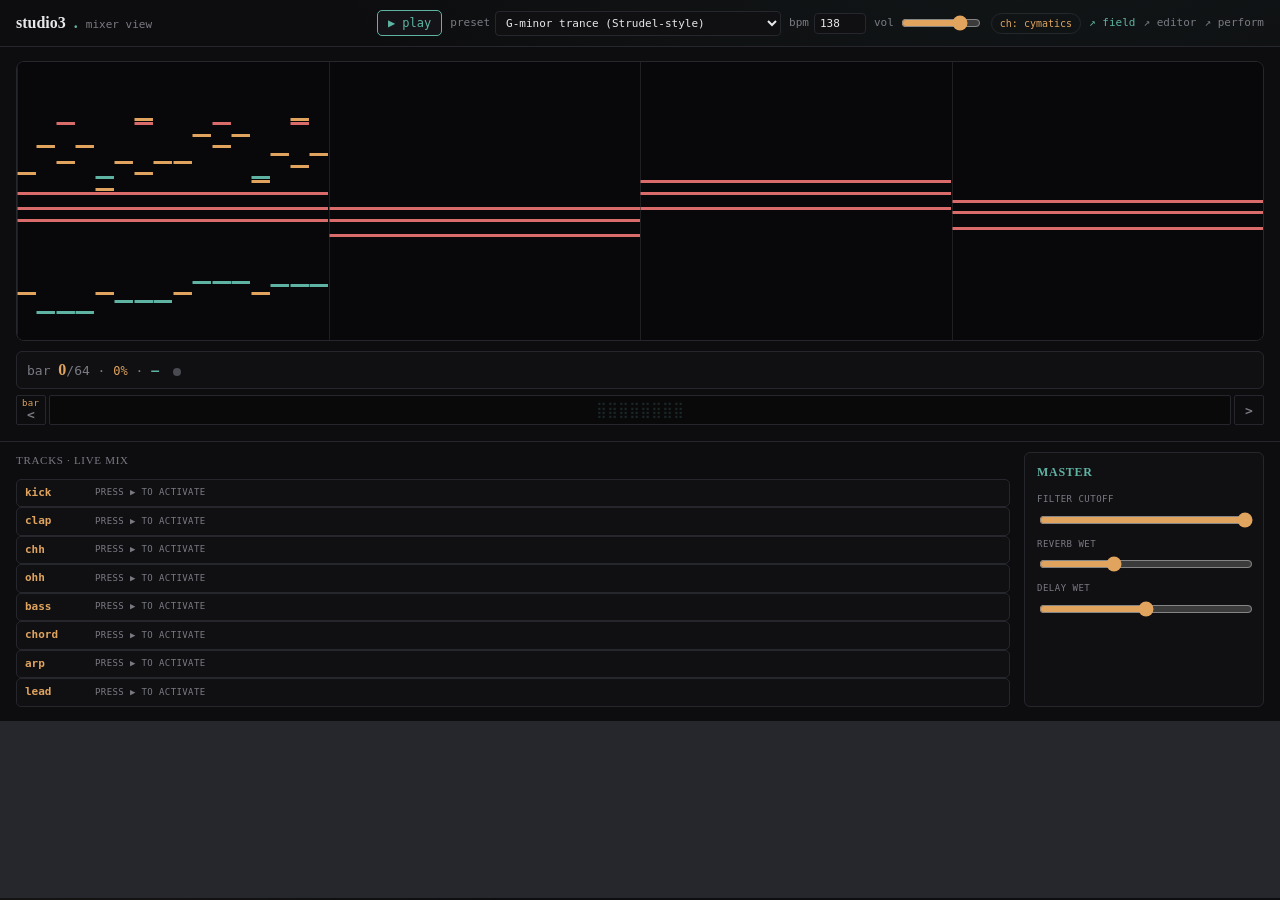
<file: v1/studio3.html>
<!doctype html>
<meta charset="utf-8">
<meta name="viewport" content="width=device-width,initial-scale=1,viewport-fit=cover">
<meta name="color-scheme" content="dark">
<meta name="theme-color" content="#0d0d0f">
<meta name="cb" content="89493e79">
<title>studio3 — cymatics mixer view</title>
<style>
  :root{
    --bg:#0d0d0f; --panel:#141418; --panel2:#101013; --line:#26262d;
    --ink:#e8e8ea; --dim:#7a7a83; --faint:#4a4a52;
    --amber:#e0a45e; --teal:#5fb3a3; --hot:#d96b6b;
    --mono:ui-monospace,"SF Mono",SFMono-Regular,Menlo,Consolas,monospace;
    --serif:"Iowan Old Style","Palatino Linotype",Palatino,Georgia,serif;
  }
  *{box-sizing:border-box}
  html,body{margin:0;height:100%}
  body{background:var(--bg); color:var(--ink); font-family:var(--mono); font-size:13px; line-height:1.5;
    background-image:radial-gradient(1200px 600px at 80% -10%,rgba(95,179,163,.06),transparent 60%),
                     radial-gradient(900px 500px at 0% 110%,rgba(224,164,94,.05),transparent 60%);}

  header{display:flex; align-items:center; gap:10px; flex-wrap:wrap; padding:10px 16px; border-bottom:1px solid var(--line)}
  h1{font-family:var(--serif); font-weight:600; font-size:16px; margin:0; display:inline-flex; align-items:baseline; gap:8px}
  h1 .dot{color:var(--teal)}
  h1 .sub{color:var(--dim); font-family:var(--mono); font-size:11px; font-weight:400}
  header .ctrls{display:flex; align-items:center; gap:8px; flex-wrap:wrap; margin-left:auto}

  button{font-family:var(--mono); font-size:12px; color:var(--ink); background:var(--panel); border:1px solid var(--line);
    border-radius:5px; padding:5px 10px; cursor:pointer; transition:border-color .15s,color .15s}
  button:hover{border-color:var(--teal)}
  button.primary{border-color:var(--teal); color:var(--teal)}
  button.primary.on{background:var(--teal); color:#06120f}
  label.field{display:inline-flex; align-items:center; gap:5px; color:var(--dim); font-size:11px}
  input[type=number]{width:52px; font-family:var(--mono); font-size:11px; color:var(--ink); background:var(--panel2); border:1px solid var(--line); border-radius:4px; padding:3px 5px}
  input[type=range]{accent-color:var(--amber); width:80px}
  select{background:var(--panel2);color:var(--ink);border:1px solid var(--line);border-radius:4px;padding:4px 6px;font-family:var(--mono);font-size:11px}
  .pill{border:1px solid var(--line); border-radius:999px; padding:2px 8px; color:var(--amber); font-size:10px}
  .hdr-link{color:var(--teal); text-decoration:none; font-size:11px}
  .hdr-link.dim{color:var(--dim)}

  main{display:flex; flex-direction:column; gap:1px; background:var(--line); height:calc(100vh - 49px); overflow:hidden}
  .pane{background:var(--bg); padding:12px 16px; overflow-y:auto}
  .pane.roll-pane{padding:14px 16px 10px}
  .pane.bottom{display:flex; gap:14px; align-items:stretch; overflow-y:auto; padding:10px 16px 14px}
  @media (max-width:820px){ .pane.bottom{flex-direction:column} }

  canvas#roll{display:block; width:100%; height:280px; background:#08080a; border:1px solid var(--line); border-radius:8px}

  .nowbar{font-family:var(--mono); font-size:13px; color:var(--dim); margin:10px 0 6px; padding:6px 10px; background:var(--panel2); border:1px solid var(--line); border-radius:6px}
  .nowbar b{color:var(--amber); font-size:16px; font-family:var(--serif)}
  .nowbar .pct{color:var(--amber); font-family:var(--mono); font-size:12px}
  .nowbar .sec{color:var(--teal); font-weight:600}
  .beat{display:inline-block; width:8px; height:8px; border-radius:50%; background:var(--faint); margin-left:6px; vertical-align:middle}
  .beat.on{background:var(--hot); box-shadow:0 0 8px var(--hot)}

  .label-mini{font-family:var(--serif); font-size:11px; color:var(--dim); margin:0 0 6px; text-transform:uppercase; letter-spacing:.7px}

  /* Tracks panel ---------------------------------------------------------- */
  .tracks{flex:1 1 auto; min-width:0; display:flex; flex-direction:column; gap:4px}
  .track-row{display:flex; align-items:center; gap:10px; padding:5px 8px;
    background:var(--panel2); border:1px solid var(--line); border-radius:5px;
    font-family:var(--mono); font-size:11px}
  .track-row .tn{width:56px; color:var(--amber); font-weight:600; text-transform:lowercase}
  .track-row .lab{color:var(--dim); font-size:9px; text-transform:uppercase; letter-spacing:.4px; margin-left:4px}
  .track-row input[type=range]{width:90px}
  .track-row .ms{display:flex; gap:4px; margin-left:auto}
  .track-row .ms button{font-size:10px; padding:3px 7px; min-width:22px}
  .track-row .ms button.on{background:var(--hot); color:#1a0606; border-color:var(--hot)}
  .track-row .ms button.solo.on{background:var(--teal); color:#06120f; border-color:var(--teal)}
  .track-row .tp{display:inline-flex; align-items:center; gap:3px}
  .track-row .tp button{font-size:11px; padding:2px 6px; line-height:1}
  .track-row .tp .val{color:var(--amber); min-width:22px; text-align:center; font-family:var(--mono); font-size:10px}

  /* Master panel ---------------------------------------------------------- */
  .master{flex:0 0 240px; display:flex; flex-direction:column; gap:8px;
    background:var(--panel2); border:1px solid var(--line); border-radius:6px;
    padding:10px 12px}
  .master .row{display:flex; flex-direction:column; gap:3px}
  .master .row .lab{font-size:9px; color:var(--dim); text-transform:uppercase; letter-spacing:.5px}
  .master .row input[type=range]{width:100%}
  .master h3{margin:0 0 4px; font-family:var(--serif); font-size:12px; color:var(--teal); text-transform:uppercase; letter-spacing:.7px; font-weight:600}

  /* Braille seek slider — same shape/CSS as studio2 ----------------------- */
  .seek-row{margin:0 0 6px}
  .bsl{display:grid; grid-template-columns:30px 1fr 30px; gap:3px; min-width:0}
  .bsl-step{background:transparent; border:1px solid var(--line); color:var(--dim);
    font-family:var(--mono); font-size:13px; font-weight:700; line-height:1;
    min-height:28px; min-width:28px; padding:0; cursor:pointer; border-radius:2px;
    transition:border-color 120ms ease, color 120ms ease, background 120ms ease;
    touch-action:manipulation; user-select:none; -webkit-user-select:none;
    display:flex; align-items:center; justify-content:center}
  .bsl-step:hover,.bsl-step:active,.bsl-step-active{
    border-color:var(--amber); color:var(--amber); background:rgba(224,164,94,0.10)}
  .bsl-step-labeled{flex-direction:column; align-items:flex-start; justify-content:space-between; padding:3px 5px}
  .bsl-step-labeled .bsl-label{font-size:9px; font-weight:500; letter-spacing:0.04em; color:var(--amber); line-height:1}
  .bsl-step-labeled .bsl-arrow{font-size:13px; line-height:1; align-self:center}
  .bsl-bar{display:flex; align-items:center; justify-content:center; letter-spacing:0;
    font-family:var(--mono); font-size:15px; line-height:1; min-height:28px;
    border:1px solid var(--line); border-radius:2px; cursor:pointer;
    user-select:none; -webkit-user-select:none; touch-action:none; outline:none;
    background:rgba(0,0,0,0.30); overflow:hidden; min-width:0}
  .bsl-bar:focus-visible{border-color:var(--teal)}
  .bsl-bar span{display:inline-block; padding:0}
</style>

<header>
  <h1>studio3<span class="dot">.</span> <span class="sub">mixer view</span></h1>
  <div class="ctrls">
    <button id="play" class="primary">▶ play</button>
    <label class="field">preset
      <select id="preset"></select>
    </label>
    <label class="field">bpm <input id="bpm" type="number" value="138" min="60" max="200"></label>
    <label class="field">vol <input id="vol" type="range" min="0" max="1" step="0.01" value="0.8"></label>
    <span class="pill">ch: <span id="chname">cymatics</span></span>
    <a id="field-link" href="./" rel="noopener" class="hdr-link">↗ field</a>
    <a href="./studio.html" rel="noopener" class="hdr-link dim">↗ editor</a>
    <a href="./studio2.html" rel="noopener" class="hdr-link dim">↗ perform</a>
  </div>
</header>

<main>
  <section class="pane roll-pane">
    <canvas id="roll" width="1600" height="280"></canvas>
    <div class="nowbar">
      bar <b id="curbar">0</b>/<span id="len">64</span>
      · <span class="pct" id="curpct">0%</span>
      · <span class="sec" id="cursec">—</span>
      <span id="beatdot" class="beat"></span>
    </div>
    <div id="seek-mount" class="seek-row"></div>
  </section>

  <section class="pane bottom">
    <div class="tracks">
      <p class="label-mini">tracks · live mix</p>
      <div id="tracksPanel"></div>
    </div>

    <div class="master">
      <h3>master</h3>
      <div class="row">
        <span class="lab">filter cutoff</span>
        <input id="mFilter" type="range" min="0" max="1" step="0.001" value="1">
      </div>
      <div class="row">
        <span class="lab">reverb wet</span>
        <input id="mRwet" type="range" min="0" max="1" step="0.01" value="0.34">
      </div>
      <div class="row">
        <span class="lab">delay wet</span>
        <input id="mDwet" type="range" min="0" max="1" step="0.01" value="0.50">
      </div>
    </div>
  </section>
</main>

<!-- Parser shim — same trick as studio2: hidden #code/#arr feed parsePalette/
     parseArr. studio3 has no on-screen text editors; these stay as in-memory
     storage so loadPreset / applyAll can stay unchanged. -->
<textarea id="code" style="display:none"></textarea>
<textarea id="arr" style="display:none"></textarea>

<script type="module">
/* =====================================================================
   cymatics studio3 — minimalist real-time mixer view.
   Forks studio2's engine verbatim; replaces palette/arrangement text
   panels with a piano-roll canvas + per-track gain/fx/transpose controls.
   ===================================================================== */
import { BrailleSlider } from './src/braille-slider.js';
const $=id=>document.getElementById(id);
const clamp=(x,a,b)=>x<a?a:x>b?b:x, lerp=(a,b,t)=>a+(b-a)*t;

/* ---------- notes & tokens ------------------------------------------- */
const SEMI={c:0,d:2,e:4,f:5,g:7,a:9,b:11};
function noteToFreq(s){
  const m=/^([a-gA-G])([#sb]?)(-?\d+)$/.exec(s.trim()); if(!m) return null;
  let semi=SEMI[m[1].toLowerCase()];
  if(m[2]==='#'||m[2]==='s')semi++; else if(m[2]==='b')semi--;
  return 440*Math.pow(2,(12*(parseInt(m[3],10)+1)+semi-69)/12);
}
function noteToMidi(s){
  const m=/^([a-gA-G])([#sb]?)(-?\d+)$/.exec(s.trim()); if(!m) return null;
  let semi=SEMI[m[1].toLowerCase()];
  if(m[2]==='#'||m[2]==='s')semi++; else if(m[2]==='b')semi--;
  return 12*(parseInt(m[3],10)+1)+semi;
}
function parseTokens(str){
  let div=1, rest=str.trim();
  const dm=/\/(\d+)\s*$/.exec(rest); if(dm){ div=parseInt(dm[1],10)||1; rest=rest.slice(0,dm.index).trim(); }
  return {tokens:rest.split(/\s+/).filter(Boolean), div};
}
function euclid(k,n){ const out=[]; let acc=0; for(let i=0;i<n;i++){ acc+=k; if(acc>=n){acc-=n; out.push('x');} else out.push('~'); } return out; }

function parsePalette(text){
  const lines=[];
  text.split('\n').forEach((ln,i)=>{
    let s=ln.trim(); if(!s||s.startsWith('#')||s.startsWith('//')) return;
    const ci=s.indexOf(':'); if(ci<0) throw new Error(`palette line ${i+1}: missing ':'`);
    const inst=s.slice(0,ci).trim().toLowerCase();
    const {tokens,div}=parseTokens(s.slice(ci+1));
    if(!tokens.length) throw new Error(`palette line ${i+1}: empty`);
    lines.push({inst,tokens,div});
  });
  return lines;
}
function parseArr(text){
  const cues=[]; let length=64;
  text.split('\n').forEach((ln,i)=>{
    let s=ln.trim(); if(!s||s.startsWith('#')||s.startsWith('//')) return;
    s=s.split(';')[0].trim(); if(!s) return;
    if(s[0]==='@'){ const p=s.slice(1).split(/\s+/); if(p[0]==='length') length=parseInt(p[1],10)||64; return; }
    const m=/^(\d+)\s+([a-zA-Z]+)\s*(.*)$/.exec(s);
    if(!m) throw new Error(`arr line ${i+1}: ${ln}`);
    cues.push({at:+m[1], cmd:m[2].toLowerCase(), args:m[3].split(/\s+/).filter(Boolean), raw:m[3]});
  });
  cues.sort((a,b)=>a.at-b.at);
  return {length,cues};
}

/* =====================================================================
   AUDIO ENGINE  (lifted from studio2 — only change: rwet/dwet hoisted
   to module scope so the master wet knobs can write to them)
   ===================================================================== */
let ac,master,masterFilter,analyser,reverbBus,delayBus,timeBuf,freqBuf,noiseBuf;
let rwet, dwet;   // master wet gains — promoted from buildAudio() locals
const SENDS={ chord:{r:.5,d:.3}, lead:{r:.4,d:.45}, arp:{r:0,d:.5}, snare:{r:.25,d:0}, clap:{r:.25,d:0} };

function buildAudio(){
  ac=new (window.AudioContext||window.webkitAudioContext)();
  master=ac.createGain(); master.gain.value=parseFloat($('vol').value);
  masterFilter=ac.createBiquadFilter(); masterFilter.type='lowpass'; masterFilter.frequency.value=20000; masterFilter.Q.value=0.7;
  analyser=ac.createAnalyser(); analyser.fftSize=2048; analyser.smoothingTimeConstant=0.6;
  master.connect(masterFilter); masterFilter.connect(analyser); analyser.connect(ac.destination);
  timeBuf=new Uint8Array(analyser.fftSize); freqBuf=new Uint8Array(analyser.frequencyBinCount);

  reverbBus=ac.createGain(); const conv=ac.createConvolver(); conv.buffer=makeIR(2.4,2.6);
  rwet=ac.createGain(); rwet.gain.value=0.34; reverbBus.connect(conv); conv.connect(rwet); rwet.connect(master);

  delayBus=ac.createGain(); const dly=ac.createDelay(1.0); dly.delayTime.value=60/bpm()*0.75;
  const fb=ac.createGain(); fb.gain.value=0.36; const dlp=ac.createBiquadFilter(); dlp.type='lowpass'; dlp.frequency.value=2600;
  dwet=ac.createGain(); dwet.gain.value=0.5;
  delayBus.connect(dly); dly.connect(dlp); dlp.connect(fb); fb.connect(dly); dlp.connect(dwet); dwet.connect(master);
  ac._dly=dly;

  const n=ac.sampleRate; noiseBuf=ac.createBuffer(1,n,ac.sampleRate);
  const d=noiseBuf.getChannelData(0); for(let i=0;i<n;i++) d[i]=Math.random()*2-1;
}
function makeIR(dur,decay){ const len=ac.sampleRate*dur, b=ac.createBuffer(2,len,ac.sampleRate);
  for(let c=0;c<2;c++){ const ch=b.getChannelData(c); for(let i=0;i<len;i++) ch[i]=(Math.random()*2-1)*Math.pow(1-i/len,decay);} return b; }
function noiseSrc(){ const s=ac.createBufferSource(); s.buffer=noiseBuf; s.loop=true; return s; }

function vKick(out,t){
  const o=ac.createOscillator(),g=ac.createGain(); o.type='sine';
  o.frequency.setValueAtTime(150,t); o.frequency.exponentialRampToValueAtTime(48,t+0.1);
  g.gain.setValueAtTime(1,t); g.gain.exponentialRampToValueAtTime(0.0001,t+0.3);
  o.connect(g); g.connect(out);
  const cs=noiseSrc(),cg=ac.createGain(),hp=ac.createBiquadFilter(); hp.type='highpass'; hp.frequency.value=3000;
  cg.gain.setValueAtTime(0.5,t); cg.gain.exponentialRampToValueAtTime(0.0001,t+0.02);
  cs.connect(hp); hp.connect(cg); cg.connect(out);
  o.start(t); o.stop(t+0.32); cs.start(t); cs.stop(t+0.03);
}
function vHat(out,t,open){ const s=noiseSrc(),hp=ac.createBiquadFilter(),g=ac.createGain();
  hp.type='highpass'; hp.frequency.value=7800; const dec=open?0.26:0.045;
  g.gain.setValueAtTime(open?0.5:0.42,t); g.gain.exponentialRampToValueAtTime(0.0001,t+dec);
  s.connect(hp); hp.connect(g); g.connect(out); s.start(t); s.stop(t+dec+0.02); }
function vSnare(out,t){ const s=noiseSrc(),bp=ac.createBiquadFilter(),g=ac.createGain();
  bp.type='bandpass'; bp.frequency.value=1900; bp.Q.value=0.7;
  g.gain.setValueAtTime(0.7,t); g.gain.exponentialRampToValueAtTime(0.0001,t+0.18);
  s.connect(bp); bp.connect(g); g.connect(out);
  const o=ac.createOscillator(),og=ac.createGain(); o.type='triangle'; o.frequency.setValueAtTime(190,t);
  og.gain.setValueAtTime(0.4,t); og.gain.exponentialRampToValueAtTime(0.0001,t+0.09); o.connect(og); og.connect(out);
  s.start(t); s.stop(t+0.2); o.start(t); o.stop(t+0.1); }
function vClap(out,t){ for(let k=0;k<3;k++){ const s=noiseSrc(),bp=ac.createBiquadFilter(),g=ac.createGain();
  bp.type='bandpass'; bp.frequency.value=1500; bp.Q.value=1; const tt=t+k*0.012;
  g.gain.setValueAtTime(0.5,tt); g.gain.exponentialRampToValueAtTime(0.0001,tt+0.1);
  s.connect(bp); bp.connect(g); g.connect(out); s.start(tt); s.stop(tt+0.12);} }
function vBass(out,t,freqs,dur){ const f=freqs[0]; if(!f) return;
  const lp=ac.createBiquadFilter(),g=ac.createGain(); lp.type='lowpass'; lp.Q.value=8;
  lp.frequency.setValueAtTime(220,t); lp.frequency.exponentialRampToValueAtTime(900,t+0.02);
  lp.frequency.exponentialRampToValueAtTime(180,t+Math.min(dur,0.25));
  [0,-7].forEach(ct=>{ const o=ac.createOscillator(); o.type='sawtooth'; o.frequency.value=f; o.detune.value=ct; o.connect(lp); o.start(t); o.stop(t+dur);});
  const sub=ac.createOscillator(); sub.type='sine'; sub.frequency.value=f/2; sub.connect(lp); sub.start(t); sub.stop(t+dur);
  g.gain.setValueAtTime(0.0001,t); g.gain.exponentialRampToValueAtTime(0.6,t+0.008); g.gain.exponentialRampToValueAtTime(0.0001,t+Math.max(dur,0.08));
  lp.connect(g); g.connect(out); }
function vSuper(out,t,freqs,dur,bright){ const lp=ac.createBiquadFilter(),g=ac.createGain();
  lp.type='lowpass'; lp.Q.value=0.8; lp.frequency.value=bright?4200:2400; const N=7,spread=18;
  freqs.forEach(f=>{ for(let i=0;i<N;i++){ const o=ac.createOscillator(); o.type='sawtooth'; o.frequency.value=f;
    o.detune.value=(i-(N-1)/2)*spread/((N-1)/2); const vg=ac.createGain(); vg.gain.value=1/Math.sqrt(N*freqs.length);
    o.connect(vg); vg.connect(lp); o.start(t); o.stop(t+dur+0.4);} });
  const atk=0.04,rel=Math.min(0.5,dur*0.6);
  g.gain.setValueAtTime(0.0001,t); g.gain.exponentialRampToValueAtTime(0.5,t+atk);
  g.gain.setValueAtTime(0.5,t+Math.max(atk,dur-rel)); g.gain.exponentialRampToValueAtTime(0.0001,t+dur);
  lp.connect(g); g.connect(out); }
function vPluck(out,t,freqs,dur){ freqs.forEach(f=>{ const o=ac.createOscillator(),lp=ac.createBiquadFilter(),g=ac.createGain();
  o.type='square'; o.frequency.value=f; lp.type='lowpass'; lp.Q.value=4;
  lp.frequency.setValueAtTime(5000,t); lp.frequency.exponentialRampToValueAtTime(700,t+0.18);
  const d=Math.min(dur,0.22); g.gain.setValueAtTime(0.0001,t); g.gain.exponentialRampToValueAtTime(0.32,t+0.005); g.gain.exponentialRampToValueAtTime(0.0001,t+d);
  o.connect(lp); lp.connect(g); g.connect(out); o.start(t); o.stop(t+d+0.02);} ); }

function launchRiser(t,dur){
  const o=ac.createOscillator(),bp=ac.createBiquadFilter(),g=ac.createGain();
  o.type='sawtooth'; o.frequency.setValueAtTime(110,t); o.frequency.exponentialRampToValueAtTime(1760,t+dur);
  bp.type='bandpass'; bp.Q.value=4; bp.frequency.setValueAtTime(400,t); bp.frequency.exponentialRampToValueAtTime(8000,t+dur);
  g.gain.setValueAtTime(0.0001,t); g.gain.exponentialRampToValueAtTime(0.3,t+dur); g.gain.exponentialRampToValueAtTime(0.0001,t+dur+0.05);
  o.connect(bp); bp.connect(g); g.connect(master); g.connect(delayBus); o.start(t); o.stop(t+dur+0.1);
}

const DRUMS = new Set(['kick','chh','ohh','snare','clap']);
function trigger(tr,tok,t,dur){
  const out=tr.bus, inst=tr.inst;
  if(inst==='kick') return vKick(out,t);
  if(inst==='chh')  return vHat(out,t,false);
  if(inst==='ohh')  return vHat(out,t,true);
  if(inst==='snare')return vSnare(out,t);
  if(inst==='clap') return vClap(out,t);
  let freqs=tok.split('+').map(noteToFreq).filter(f=>f!=null); if(!freqs.length) return;
  if(tr.transpose) freqs=freqs.map(f=>f*Math.pow(2,tr.transpose/12));
  if(inst==='bass') return vBass(out,t,freqs,dur);
  if(inst==='chord')return vSuper(out,t,freqs,dur,false);
  if(inst==='lead') return vSuper(out,t,freqs,dur,true);
  return vPluck(out,t,freqs,dur);
}

let tracks=[], trackMap=new Map();
function buildTracks(palette){
  tracks=[]; trackMap=new Map();
  for(const p of palette){
    const bus=ac.createGain(); bus.gain.value=arrangeOn?0.0001:1; bus.connect(master);
    const def=SENDS[p.inst]||{r:0,d:0};
    const sR=ac.createGain(); sR.gain.value=def.r; bus.connect(sR); sR.connect(reverbBus);
    const sD=ac.createGain(); sD.gain.value=def.d; bus.connect(sD); sD.connect(delayBus);
    const tr={name:p.inst, inst:p.inst, tokens:p.tokens.slice(), div:p.div, transpose:0, bus, sR, sD,
              base:{tokens:p.tokens.slice(), div:p.div, r:def.r, d:def.d}};
    tracks.push(tr); trackMap.set(tr.name,tr);
  }
  rollDirty = true;
  // Clear any stale mute/solo state — fresh tracks have no history.
  mutedSet.clear(); soloName = null; preSolo.clear(); preMute.clear();
}

/* =====================================================================
   TRANSPORT + ARRANGEMENT
   ===================================================================== */
let playing=false, stepIndex=0, nextTime=0, timer=null;
let arrangeOn=true, arr=null, curBar=0, curSection='—';
const LOOKAHEAD=0.1, TICK=25;
const bpm=()=>parseFloat($('bpm').value);
const stepDur=()=>(60/bpm())/4;
const barDur=()=>16*stepDur();

function rampParam(p,target,time,bars){ p.cancelScheduledValues(time); p.setValueAtTime(p.value,time);
  if(bars<=0) p.setTargetAtTime(target,time,0.05); else p.linearRampToValueAtTime(target,time+bars*barDur()); }

function resetArrangement(time){
  for(const tr of tracks){ tr.tokens=tr.base.tokens.slice(); tr.div=tr.base.div; tr.transpose=0;
    tr.bus.gain.cancelScheduledValues(time); tr.bus.gain.setValueAtTime(0.0001,time);
    tr.sR.gain.setValueAtTime(tr.base.r,time); tr.sD.gain.setValueAtTime(tr.base.d,time); }
  masterFilter.frequency.cancelScheduledValues(time); masterFilter.frequency.setValueAtTime(20000,time);
  rollDirty = true;
}
function applyCue(c,time){
  const a=c.args, tr=trackMap.get(a[0]), F=0.25;
  switch(c.cmd){
    case 'in':   if(tr) tr.bus.gain.setTargetAtTime(1,time,F); break;
    case 'out':  if(tr) tr.bus.gain.setTargetAtTime(0.0001,time,F); break;
    case 'gain': if(tr) rampParam(tr.bus.gain, clamp(+a[1],0,1), time, +a[2]||0); break;
    case 'transpose': if(tr){ tr.transpose=+a[1]||0; refreshTrackRow(tr); } break;
    case 'clone':{ const s=trackMap.get(a[0]), d=trackMap.get(a[1]);
      if(s&&d){ d.tokens=s.tokens.slice(); d.div=s.div; d.transpose=(s.transpose||0)+(+a[2]||0); rollDirty=true; refreshTrackRow(d); } break; }
    case 'set':  if(tr){ const r=parseTokens(a.slice(1).join(' ')); tr.tokens=r.tokens; tr.div=r.div; rollDirty=true; } break;
    case 'euclid': if(tr){ tr.tokens=euclid(+a[1],+a[2]); tr.div=1; rollDirty=true; } break;
    case 'fx':   if(tr){ const g=(a[1]==='reverb')?tr.sR:tr.sD; g.gain.setTargetAtTime(+a[2]||0,time,0.1);} break;
    case 'filter': rampParam(masterFilter.frequency, +a[0]||20000, time, +a[1]||0); break;
    case 'riser': launchRiser(time, (+a[0]||4)*barDur()); break;
    case 'section': curSection=c.raw||a.join(' '); break;
  }
}
function handleBar(bar,time){
  if(!arr) return; const L=arr.length, local=((bar%L)+L)%L;
  if(bar>0 && local===0) resetArrangement(time);
  for(const c of arr.cues) if(c.at===local) applyCue(c,time);
  curBar=local;
}
function scheduler(){
  while(nextTime < ac.currentTime+LOOKAHEAD){
    const sd=stepDur();
    if(stepIndex%16===0 && arrangeOn) handleBar(stepIndex/16|0, nextTime);
    for(const tr of tracks){ const total=tr.tokens.length*tr.div, local=stepIndex%total;
      if(local%tr.div===0){ const tok=tr.tokens[local/tr.div]; if(tok&&tok!=='~') trigger(tr,tok,nextTime,tr.div*sd*0.96); } }
    nextTime+=sd; stepIndex++;
  }
}
function startTransport(){
  if(!ac) buildAudio();
  buildTracks(currentPalette);
  buildTracksPanel();   // bus/sR/sD refs change on rebuild — rebind UI
  if(ac.state==='suspended') ac.resume();
  playing=true; stepIndex=0; nextTime=ac.currentTime+0.08;
  if (seekPending) { doSeek(pendingSeekBar); seekPending = false; }
  timer=setInterval(scheduler,TICK); requestAnimationFrame(loop);
}
function stopTransport(){ playing=false; clearInterval(timer); timer=null; }

/* ---------- seek to bar N (verbatim from studio2) -------------------- */
let seekPending = false, pendingSeekBar = 0;
let seekSlider = null;

function seekTo(bar) {
  if (!arr) return;
  bar = Math.max(0, Math.min(arr.length - 1, bar | 0));
  if (playing && ac) {
    doSeek(bar);
  } else {
    pendingSeekBar = bar;
    seekPending = true;
    curBar = bar;
    $('curbar').textContent = bar;
  }
}

function doSeek(bar) {
  const t = ac.currentTime;
  resetArrangement(t);
  for (const c of arr.cues) {
    if (c.at >= bar) break;
    applyCueInstant(c, t);
  }
  stepIndex = bar * 16;
  nextTime = t + 0.05;
  curBar = bar;
  rollDirty = true;
}

function applyCueInstant(c, time) {
  const a = c.args, tr = trackMap.get(a[0]);
  switch (c.cmd) {
    case 'in':   if(tr){ tr.bus.gain.cancelScheduledValues(time); tr.bus.gain.setValueAtTime(1, time); } break;
    case 'out':  if(tr){ tr.bus.gain.cancelScheduledValues(time); tr.bus.gain.setValueAtTime(0.0001, time); } break;
    case 'gain': if(tr){ tr.bus.gain.cancelScheduledValues(time); tr.bus.gain.setValueAtTime(clamp(+a[1],0,1), time); } break;
    case 'transpose': if(tr){ tr.transpose = +a[1] || 0; refreshTrackRow(tr); } break;
    case 'clone': { const s=trackMap.get(a[0]), d=trackMap.get(a[1]);
      if(s&&d){ d.tokens=s.tokens.slice(); d.div=s.div; d.transpose=(s.transpose||0)+(+a[2]||0); refreshTrackRow(d); } break; }
    case 'set':  if(tr){ const r=parseTokens(a.slice(1).join(' ')); tr.tokens=r.tokens; tr.div=r.div; } break;
    case 'euclid': if(tr){ tr.tokens=euclid(+a[1],+a[2]); tr.div=1; } break;
    case 'fx':   if(tr){ const g=(a[1]==='reverb')?tr.sR:tr.sD; g.gain.cancelScheduledValues(time); g.gain.setValueAtTime(+a[2]||0, time); } break;
    case 'filter': masterFilter.frequency.cancelScheduledValues(time); masterFilter.frequency.setValueAtTime(+a[0]||20000, time); break;
    case 'riser': break;
    case 'section': curSection = c.raw || a.join(' '); break;
  }
}

/* =====================================================================
   FEATURES → FIELD → BROADCAST
   ===================================================================== */
const CHAN=new URLSearchParams(location.search).get('chan')||'cymatics';
$('chname').textContent=CHAN;
const chan=new BroadcastChannel(CHAN);
const controlChan=new BroadcastChannel(CHAN+'-control');
{
  const fl=$('field-link');
  if(fl){ const q=location.search; if(q) fl.href='./'+q; }
}
let avgBass=0, beatHold=0, beatCount=0, Mf=5, Nf=3, jit=0.18;
const field={M:5,N:3,J:0.18,S:0.8};

function analyze(){
  analyser.getByteTimeDomainData(timeBuf); analyser.getByteFrequencyData(freqBuf);
  let sum=0; for(let i=0;i<timeBuf.length;i++){ const v=(timeBuf[i]-128)/128; sum+=v*v; }
  const rms=Math.sqrt(sum/timeBuf.length);
  const binHz=ac.sampleRate/analyser.fftSize, bins=freqBuf.length;
  let bass=0,bn=0,mid=0,mn=0,tre=0,tn=0,cw=0,cs=0;
  for(let i=1;i<bins;i++){ const f=i*binHz,m=freqBuf[i]/255;
    if(f<200){bass+=m;bn++;} else if(f<2000){mid+=m;mn++;} else if(f<12000){tre+=m;tn++;} cw+=f*m; cs+=m; }
  bass=bn?bass/bn:0; mid=mn?mid/mn:0; tre=tn?tre/tn:0;
  const cen01=clamp(Math.log2(((cs?cw/cs:40))/40)/Math.log2(12000/40),0,1);
  avgBass=lerp(avgBass,bass,0.08); let beat=false;
  if(bass>avgBass*1.45 && bass>0.18 && beatHold<=0){ beat=true; beatHold=8; beatCount++; }
  if(beatHold>0) beatHold--;
  return {rms,bass,mid,tre,cen01,beat};
}
function mapToField(ft){
  if(ft.beat){ Mf=2+ft.cen01*9.5; Nf=2+clamp(ft.bass*1.4,0,1)*9.5; }
  let M=clamp(Math.round(Mf),1,12), N=clamp(Math.round(Nf),1,12);
  if(M===N) N=N<12?N+1:N-1;
  if(ft.beat) jit=0.85; jit=lerp(jit,0.14,0.06);
  const S=clamp(0.3+ft.rms*4.2,0.1,3);
  const reseed=ft.beat && (beatCount%4===0);
  return {M,N,J:clamp(jit,0,1),S,reseed};
}
let currentTrackLabel = '';
function broadcast(m,ft){ chan.postMessage({ type:'cymatics', t:performance.now(),
  track:currentTrackLabel,
  M:m.M,N:m.N,J:+m.J.toFixed(3),S:+m.S.toFixed(3), beat:ft.beat, reseed:m.reseed,
  rms:+ft.rms.toFixed(3), bass:+ft.bass.toFixed(3), mid:+ft.mid.toFixed(3),
  treble:+ft.tre.toFixed(3), centroid:+ft.cen01.toFixed(3) }); }

/* =====================================================================
   PIANO ROLL — all tracks rendered on a shared pitch×time grid.
   ---------------------------------------------------------------------
   X axis: 0..loopLen steps, where loopLen = max(tokens.length*div).
   Y axis: MIDI 24..96 mapped linearly (log-pitch is already linear in MIDI).
   Static cell layer is cached to an offscreen canvas; rebuilt only when
   `rollDirty` flips true (palette swap, set/clone/euclid cues, reset).
   Per-frame the live canvas blits the cache + draws the playhead.
   ===================================================================== */
const TRACK_COLORS = ['--amber','--teal','--hot'];
const DRUM_PITCH = {kick:36, snare:60, chh:80, ohh:81, clap:66};
const MIDI_LO = 24, MIDI_HI = 96;
const rollCv = $('roll'), rollCx = rollCv.getContext('2d');
const rollCache = document.createElement('canvas');
const rollCacheCx = rollCache.getContext('2d');
let rollDirty = true;
let rollLoopLen = 64;
let rollStepPx = 0;

function resizeRollCanvas(){
  const dpr = window.devicePixelRatio || 1;
  const cssW = rollCv.clientWidth || 800;
  const cssH = rollCv.clientHeight || 280;
  rollCv.width  = Math.max(1, Math.floor(cssW * dpr));
  rollCv.height = Math.max(1, Math.floor(cssH * dpr));
  rollCx.setTransform(dpr,0,0,dpr,0,0);
  rollCache.width  = rollCv.width;
  rollCache.height = rollCv.height;
  rollCacheCx.setTransform(dpr,0,0,dpr,0,0);
  rollDirty = true;
}

function tokenPitches(tr, tok){
  if (DRUMS.has(tr.inst)) return [DRUM_PITCH[tr.inst] ?? 60];
  // Melodic: parse all pitches in a chord token like "a3+c4+e4"
  const out = [];
  for (const part of tok.split('+')){
    const m = noteToMidi(part);
    if (m != null) out.push(m + (tr.transpose||0));
  }
  return out;
}

function buildRollCache(){
  const W = rollCv.clientWidth, H = rollCv.clientHeight;
  rollCacheCx.clearRect(0,0,W,H);
  rollCacheCx.fillStyle = '#08080a';
  rollCacheCx.fillRect(0,0,W,H);

  // Loop length across all tracks (in 16th steps). Empty palette -> sensible default.
  let loopLen = 0;
  for (const tr of tracks) loopLen = Math.max(loopLen, tr.tokens.length * tr.div);
  if (!loopLen) loopLen = 64;
  rollLoopLen = loopLen;

  const stepPx = W / loopLen;
  rollStepPx = stepPx;

  // Faint vertical bar grid (every 16 steps = 1 bar).
  rollCacheCx.strokeStyle = 'rgba(74,74,82,0.35)';
  rollCacheCx.lineWidth = 1;
  for (let s=0; s<=loopLen; s+=16){
    const x = Math.round(s * stepPx) + 0.5;
    rollCacheCx.beginPath();
    rollCacheCx.moveTo(x, 0); rollCacheCx.lineTo(x, H); rollCacheCx.stroke();
  }

  // Pitch span — drums get squeezed onto the existing axis via DRUM_PITCH.
  const pSpan = MIDI_HI - MIDI_LO;
  const pitchY = (m) => {
    const t = (clamp(m, MIDI_LO, MIDI_HI) - MIDI_LO) / pSpan;
    return H - t * H;
  };
  const cellH = Math.max(2, Math.floor(H / pSpan));

  tracks.forEach((tr, ti) => {
    const col = getComputedStyle(document.documentElement)
      .getPropertyValue(TRACK_COLORS[ti % TRACK_COLORS.length]).trim() || '#5fb3a3';
    rollCacheCx.fillStyle = col;
    const total = tr.tokens.length * tr.div;
    for (let i=0; i<tr.tokens.length; i++){
      const tok = tr.tokens[i];
      if (!tok || tok === '~') continue;
      const step = i * tr.div;
      if (step >= loopLen) break;
      const w = Math.max(2, tr.div * stepPx - 1);
      const pitches = tokenPitches(tr, tok);
      for (const m of pitches){
        const y = pitchY(m) - cellH/2;
        rollCacheCx.fillRect(Math.round(step*stepPx)+0.5, Math.round(y), w, cellH);
      }
    }
  });

  rollDirty = false;
}

function drawRoll(){
  if (rollDirty) buildRollCache();
  const W = rollCv.clientWidth, H = rollCv.clientHeight;
  rollCx.clearRect(0,0,W,H);
  rollCx.drawImage(rollCache, 0,0, rollCache.width, rollCache.height, 0,0, W,H);

  // Playhead — only visible while transport runs.
  if (playing && rollLoopLen){
    const x = ((stepIndex % rollLoopLen) * rollStepPx);
    rollCx.strokeStyle = '#e8e8ea';
    rollCx.lineWidth = 1;
    rollCx.globalAlpha = 0.85;
    rollCx.beginPath();
    rollCx.moveTo(x+0.5, 0); rollCx.lineTo(x+0.5, H); rollCx.stroke();
    rollCx.globalAlpha = 1;
  }
}

/* =====================================================================
   TRACKS PANEL — one row per track. Sliders write live to bus/sR/sD.
   Mute/solo cached in module-scope sets so they survive across UI rebuilds
   only while `tracks` is the same array (buildTracks clears them).
   ===================================================================== */
const mutedSet = new Set();
const preMute = new Map();   // name -> gain prior to mute
const preSolo = new Map();   // name -> gain prior to solo
let soloName = null;

const tracksPanelEl = $('tracksPanel');
const trackRowEls = new Map();   // name -> {row, gain, rev, dly, tpVal, muteBtn, soloBtn}
const MELODIC_INSTS = new Set(['bass','chord','lead','arp','pluck','gong']);
const isMelodic = (inst) => !DRUMS.has(inst);   // anything that isn't a drum is treated as melodic

function setBusGainLive(tr, v, time){
  // Cancel any arrangement-scheduled ramp before forcing a user value,
  // otherwise the arrangement keeps writing on top of the user drag.
  tr.bus.gain.cancelScheduledValues(time);
  tr.bus.gain.setTargetAtTime(v, time, 0.02);
}

function applyMuteSolo(){
  // Compute the effective mute mask. Solo: only soloName audible. Then mute:
  // explicit mutes are forced to 0 regardless of solo.
  const t = ac ? ac.currentTime : 0;
  for (const tr of tracks){
    let target = null;   // null = no override (leave whatever arrangement set)
    if (soloName != null) {
      target = (tr.name === soloName) ? null : 0.0001;
    }
    if (mutedSet.has(tr.name)) target = 0.0001;
    const row = trackRowEls.get(tr.name);
    if (target != null && ac){
      tr.bus.gain.cancelScheduledValues(t);
      tr.bus.gain.setTargetAtTime(target, t, 0.02);
    } else if (ac){
      // Restore: if a row exists and we have a remembered pre-value, use it;
      // otherwise leave the value alone (arrangement is in charge).
      const v = preMute.has(tr.name) ? preMute.get(tr.name)
              : preSolo.has(tr.name) ? preSolo.get(tr.name) : null;
      if (v != null){
        tr.bus.gain.cancelScheduledValues(t);
        tr.bus.gain.setTargetAtTime(v, t, 0.02);
      }
    }
    if (row){
      row.muteBtn.classList.toggle('on', mutedSet.has(tr.name));
      row.soloBtn.classList.toggle('on', soloName === tr.name);
    }
  }
}

function refreshTrackRow(tr){
  const row = trackRowEls.get(tr.name);
  if (!row) return;
  if (row.tpVal) row.tpVal.textContent = (tr.transpose>0?'+':'') + (tr.transpose||0);
}

function buildTracksPanel(){
  tracksPanelEl.innerHTML = '';
  trackRowEls.clear();
  for (const tr of tracks){
    const row = document.createElement('div'); row.className = 'track-row';
    const name = document.createElement('span'); name.className = 'tn'; name.textContent = tr.name;
    row.appendChild(name);

    const gLab = document.createElement('span'); gLab.className = 'lab'; gLab.textContent = 'gain';
    row.appendChild(gLab);
    const gain = document.createElement('input');
    gain.type='range'; gain.min='0'; gain.max='1.5'; gain.step='0.01';
    gain.value = String(tr.bus.gain.value);
    gain.addEventListener('input', ()=>{
      const v = parseFloat(gain.value);
      preMute.set(tr.name, v); preSolo.set(tr.name, v);
      if (mutedSet.has(tr.name) || (soloName!=null && soloName!==tr.name)) return;   // muted/silenced — don't override
      setBusGainLive(tr, v, ac ? ac.currentTime : 0);
    });
    row.appendChild(gain);

    let tpVal = null;
    if (isMelodic(tr.inst)){
      const tp = document.createElement('span'); tp.className = 'tp';
      const tpLab = document.createElement('span'); tpLab.className='lab'; tpLab.textContent='tp';
      const minus = document.createElement('button'); minus.textContent='−';
      const val = document.createElement('span'); val.className='val'; val.textContent = (tr.transpose>0?'+':'')+tr.transpose;
      const plus = document.createElement('button'); plus.textContent='+';
      const apply = (n)=>{ tr.transpose = clamp(n, -24, 24); val.textContent = (tr.transpose>0?'+':'')+tr.transpose; };
      minus.addEventListener('click', ()=>apply(tr.transpose-1));
      plus.addEventListener('click', ()=>apply(tr.transpose+1));
      // Right-click resets to 0 — small affordance, no extra DOM
      val.addEventListener('click', ()=>apply(0));
      tp.appendChild(tpLab); tp.appendChild(minus); tp.appendChild(val); tp.appendChild(plus);
      row.appendChild(tp);
      tpVal = val;
    }

    const rLab = document.createElement('span'); rLab.className = 'lab'; rLab.textContent = 'rev';
    row.appendChild(rLab);
    const rev = document.createElement('input');
    rev.type='range'; rev.min='0'; rev.max='1'; rev.step='0.01';
    rev.value = String(tr.sR.gain.value);
    rev.addEventListener('input', ()=>{
      if (!ac) return;
      tr.sR.gain.cancelScheduledValues(ac.currentTime);
      tr.sR.gain.setTargetAtTime(parseFloat(rev.value), ac.currentTime, 0.05);
    });
    row.appendChild(rev);

    const dLab = document.createElement('span'); dLab.className = 'lab'; dLab.textContent = 'dly';
    row.appendChild(dLab);
    const dly = document.createElement('input');
    dly.type='range'; dly.min='0'; dly.max='1'; dly.step='0.01';
    dly.value = String(tr.sD.gain.value);
    dly.addEventListener('input', ()=>{
      if (!ac) return;
      tr.sD.gain.cancelScheduledValues(ac.currentTime);
      tr.sD.gain.setTargetAtTime(parseFloat(dly.value), ac.currentTime, 0.05);
    });
    row.appendChild(dly);

    const ms = document.createElement('span'); ms.className = 'ms';
    const muteBtn = document.createElement('button'); muteBtn.textContent='M'; muteBtn.title='mute';
    const soloBtn = document.createElement('button'); soloBtn.className='solo'; soloBtn.textContent='S'; soloBtn.title='solo';
    muteBtn.addEventListener('click', ()=>{
      if (mutedSet.has(tr.name)){
        mutedSet.delete(tr.name);
      } else {
        preMute.set(tr.name, tr.bus.gain.value);
        mutedSet.add(tr.name);
      }
      applyMuteSolo();
    });
    soloBtn.addEventListener('click', ()=>{
      if (soloName === tr.name){
        soloName = null;
      } else {
        // Remember every track's current gain for the un-solo restore.
        if (soloName == null){ for (const t2 of tracks) preSolo.set(t2.name, t2.bus.gain.value); }
        soloName = tr.name;
      }
      applyMuteSolo();
    });
    ms.appendChild(muteBtn); ms.appendChild(soloBtn);
    row.appendChild(ms);

    tracksPanelEl.appendChild(row);
    trackRowEls.set(tr.name, { row, gain, rev, dly, tpVal, muteBtn, soloBtn });
  }
  applyMuteSolo();
}

/* ---------- main loop ------------------------------------------------ */
function loop(){
  if(!playing) {
    drawRoll();
    return;
  }
  const ft=analyze(), m=mapToField(ft);
  field.M=m.M; field.N=m.N; field.J=m.J; field.S=m.S;
  broadcast(m,ft);
  drawRoll();
  $('curbar').textContent=arrangeOn?curBar:'—'; $('cursec').textContent=arrangeOn?curSection:'all on';
  if (arr && arrangeOn) {
    const pct = Math.round((curBar / Math.max(1, arr.length - 1)) * 100);
    $('curpct').textContent = pct + '%';
  } else {
    $('curpct').textContent = '—';
  }
  $('beatdot').classList.toggle('on',ft.beat);
  if (seekSlider && arrangeOn) seekSlider.setValue(curBar, { silent: true });
  requestAnimationFrame(loop);
}

/* =====================================================================
   PRESETS — verbatim from studio2
   ===================================================================== */
const PRESETS = {};
let DEFAULT_PRESET_KEY = 'gm-trance';

function normalizePreset(raw, fallbackId) {
  const id = raw.id || fallbackId;
  return {
    id,
    label:       raw.label       || raw.meta?.displayName || raw.meta?.title || id,
    bpm:         raw.bpm         || raw.meta?.bpm         || 138,
    palette:     raw.palette     || raw.paletteFull       || raw.paletteInitial || '',
    arrangement: raw.arrangement || '',
  };
}

async function loadPresetsFromDisk() {
  const idx = await fetch('./presets/index.json').then(r => {
    if (!r.ok) throw new Error(`presets/index.json HTTP ${r.status}`);
    return r.json();
  });
  const ids = Array.isArray(idx.presets) ? idx.presets : [];
  const loaded = await Promise.all(ids.map(async (id) => {
    try {
      const raw = await fetch(`./presets/${id}.json`).then(r => {
        if (!r.ok) throw new Error(`HTTP ${r.status}`);
        return r.json();
      });
      return normalizePreset(raw, id);
    } catch (e) {
      console.warn(`[studio3] preset '${id}' failed to load:`, e.message);
      return null;
    }
  }));
  for (const p of loaded) if (p) PRESETS[p.id] = p;
  if (idx.default && PRESETS[idx.default]) DEFAULT_PRESET_KEY = idx.default;
  else if (Object.keys(PRESETS)[0]) DEFAULT_PRESET_KEY = Object.keys(PRESETS)[0];
}

let currentPalette=[];
function applyAll(){
  try{
    currentPalette=parsePalette($('code').value);
    arr=parseArr($('arr').value); $('len').textContent=arr.length;
    rollDirty = true;
    if(ac){ buildTracks(currentPalette); buildTracksPanel();
      if(playing && arrangeOn){ stepIndex=0; nextTime=ac.currentTime+0.05; curSection='—'; } }
  }catch(e){
    console.error('[studio3]', e.message);
  }
}

function loadPreset(key){
  const p = PRESETS[key]; if(!p) return;
  currentTrackLabel = p.label;
  $('bpm').value = p.bpm;
  $('code').value = p.palette;
  $('arr').value  = p.arrangement;
  applyAll();
  if (!ac){
    // Pre-audio: tracks haven't been built yet (buildTracks needs ac). Show
    // the palette shape on the roll using currentPalette as a stand-in by
    // synthesising minimal pseudo-tracks (no bus/sR/sD — they're unused by
    // buildRollCache, which reads inst/tokens/div/transpose only).
    tracks = currentPalette.map(p => ({
      name:p.inst, inst:p.inst, tokens:p.tokens.slice(), div:p.div, transpose:0,
      bus:null, sR:null, sD:null, base:null,
    }));
    rollDirty = true;
  }
  if(ac && ac._dly) ac._dly.delayTime.setTargetAtTime(60/bpm()*0.75, ac.currentTime, 0.05);
  if(ac && masterFilter) masterFilter.frequency.setValueAtTime(20000, ac.currentTime);
  curBar = 0; seekPending = false; pendingSeekBar = 0;
  if (seekSlider) {
    seekSlider.setRange({ max: Math.max(0, (arr?.length || 64) - 1) });
    seekSlider.setValue(0, { silent: true });
  }
  // Rebuild tracks panel from whatever tracks now hold (real or pseudo).
  // For pseudo-tracks the gain/rev/dly sliders point at null buses; their
  // input handlers are guarded by `ac` checks so dragging is a no-op pre-play.
  if (!ac) buildTracksPanelPreAudio();
}

function buildTracksPanelPreAudio(){
  // Pre-audio variant: same row layout but the sliders are inert (no bus).
  // First click of ▶ rebuilds via startTransport -> buildTracksPanel, so the
  // controls become live then.
  tracksPanelEl.innerHTML = '';
  trackRowEls.clear();
  for (const tr of tracks){
    const row = document.createElement('div'); row.className = 'track-row';
    const name = document.createElement('span'); name.className = 'tn'; name.textContent = tr.name;
    row.appendChild(name);
    const note = document.createElement('span'); note.className='lab';
    note.textContent = 'press ▶ to activate';
    row.appendChild(note);
    tracksPanelEl.appendChild(row);
  }
}

const presetSel = $('preset');
presetSel.addEventListener('change', () => loadPreset(presetSel.value));

async function init() {
  await loadPresetsFromDisk();
  if (!Object.keys(PRESETS).length) {
    console.error('[studio3] no presets loaded — check ./presets/index.json');
    return;
  }
  for (const [k, v] of Object.entries(PRESETS)) {
    const o = document.createElement('option');
    o.value = k; o.textContent = v.label;
    presetSel.appendChild(o);
  }
  const urlPreset = new URLSearchParams(location.search).get('preset');
  const initialKey = (urlPreset && PRESETS[urlPreset]) ? urlPreset : DEFAULT_PRESET_KEY;
  presetSel.value = initialKey;
  loadPreset(initialKey);

  seekSlider = new BrailleSlider({
    mount: $('seek-mount'),
    min: 0, max: Math.max(0, (arr?.length || 64) - 1), step: 1,
    value: 0, label: 'bar',
    palette: 'teal', cells: 8, tight: true,
    format: v => {
      const L = arr ? arr.length : 64;
      const pct = Math.round((v / Math.max(1, L - 1)) * 100);
      return `${v}/${L} · ${pct}%`;
    },
  });
  seekSlider.onChange((v) => seekTo(v));

  // First paint of the roll (so a fresh load shows the preset shape immediately).
  resizeRollCanvas();
  drawRoll();

  controlChan.onmessage = (e) => {
    const d = e.data;
    if (!d || typeof d !== 'object') return;
    if (d.type === 'preset' && typeof d.key === 'string' && PRESETS[d.key]) {
      presetSel.value = d.key;
      loadPreset(d.key);
      if (!playing) $('play').click();
      return;
    }
    if (d.type === 'stop') {
      if (playing) $('play').click();
      return;
    }
  };

  if (new URLSearchParams(location.search).get('autoplay') === '1') {
    setTimeout(() => { if (!playing) $('play').click(); }, 120);
  }
}

init().catch(e => console.error('[studio3] init failed:', e));

window.addEventListener('resize', () => { resizeRollCanvas(); drawRoll(); });

$('play').addEventListener('click',()=>{
  if(!playing){ startTransport(); $('play').textContent='■ stop'; $('play').classList.add('on'); }
  else{ stopTransport(); $('play').textContent='▶ play'; $('play').classList.remove('on');
    drawRoll(); } });
$('vol').addEventListener('input',e=>{ if(master) master.gain.setTargetAtTime(parseFloat(e.target.value),ac.currentTime,0.02); });
$('bpm').addEventListener('change',()=>{ if(ac&&ac._dly) ac._dly.delayTime.setTargetAtTime(60/bpm()*0.75,ac.currentTime,0.05); });

/* ---------- master knobs --------------------------------------------- */
// Filter cutoff slider is a linear 0..1 input mapped to log 200..20000 Hz.
$('mFilter').addEventListener('input', e => {
  if (!ac || !masterFilter) return;
  const t = parseFloat(e.target.value);
  const lo = Math.log(200), hi = Math.log(20000);
  const hz = Math.exp(lo + (hi - lo) * t);
  masterFilter.frequency.cancelScheduledValues(ac.currentTime);
  masterFilter.frequency.setTargetAtTime(hz, ac.currentTime, 0.05);
});
$('mRwet').addEventListener('input', e => {
  if (!ac || !rwet) return;
  rwet.gain.setTargetAtTime(parseFloat(e.target.value), ac.currentTime, 0.05);
});
$('mDwet').addEventListener('input', e => {
  if (!ac || !dwet) return;
  dwet.gain.setTargetAtTime(parseFloat(e.target.value), ac.currentTime, 0.05);
});
</script>
</file>
<file: v1/styles.css>
/* cymatics v1 — compact editorial dashboard, single-page on phones.
   Portrait: canvas on top (capped at 55dvh), controls fill the rest with no
   scrolling. Landscape >= 720px: canvas left, 340px panel right. */

:root {
  --bg: #0d0d0f;
  --bg-elev: #15151a;
  --ink: #e8e6e1;
  --ink-dim: #8c8a84;
  --rule: #2a2a30;
  --amber: #d9a441;
  --teal: #3fb6a8;
  --warn: #c25450;

  --serif: "Iowan Old Style", "Apple Garamond", "Georgia", "EB Garamond", "Cambria", serif;
  --mono: "JetBrains Mono", "SF Mono", "Menlo", "DejaVu Sans Mono", "Consolas", monospace;
  --emoji-text: "Iowan Old Style", system-ui;

  --tap-min: 44px;
}

* { box-sizing: border-box; -webkit-tap-highlight-color: transparent; }

html, body {
  margin: 0;
  padding: 0;
  background: var(--bg);
  color: var(--ink);
  font-family: var(--mono);
  font-size: 14px;
  line-height: 1.45;
  min-height: 100%;
  overscroll-behavior: contain;
}

body {
  height: 100vh;
  height: 100dvh;
  overflow: hidden;
}

/* ── Stage ─────────────────────────────────────────────────────────────── */
#stage {
  display: grid;
  grid-template-columns: 1fr;
  grid-template-rows: auto 1fr;
  height: 100vh;
  height: 100dvh;
  width: 100vw;
}

#plate-wrap {
  width: min(100%, 55dvh);
  aspect-ratio: 1 / 1;
  background: #000;
  display: flex;
  align-items: center;
  justify-content: center;
  overflow: hidden;
  margin: 0 auto;
}

#plate {
  display: block;
  width: 100%;
  height: 100%;
  image-rendering: pixelated;
  image-rendering: crisp-edges;
}

#controls {
  background: var(--bg-elev);
  border-top: 1px solid var(--rule);
  padding: 8px 10px max(8px, env(safe-area-inset-bottom));
  display: flex;
  flex-direction: column;
  gap: 8px;
  overflow: hidden;          /* no scroll — content is tuned to fit */
  min-height: 0;
}

/* ── Top: iconbar + audio meter ────────────────────────────────────────── */
.head {
  display: flex;
  justify-content: space-between;
  align-items: center;
  gap: 8px;
  flex-wrap: nowrap;
}

.iconbar {
  display: flex;
  gap: 6px;
  flex: 0 0 auto;
}

.audio-meter {
  display: flex;
  align-items: center;
  gap: 6px;
  flex: 0 1 auto;
  min-width: 0;
}

.icon-btn {
  background: transparent;
  border: 1px solid var(--rule);
  color: var(--ink);
  font-family: var(--emoji-text);
  font-size: 16px;
  line-height: 1;
  min-width: var(--tap-min);
  min-height: 36px;
  padding: 0 10px;
  cursor: pointer;
  border-radius: 2px;
  transition: border-color 140ms ease, color 140ms ease, background 140ms ease;
  touch-action: manipulation;
  display: inline-flex;
  align-items: center;
  justify-content: center;
}

.icon-btn:hover, .icon-btn:active {
  border-color: var(--teal); color: var(--teal);
}

.icon-btn[aria-pressed="true"] {
  border-color: var(--amber);
  color: var(--amber);
  background: rgba(217, 164, 65, 0.10);
}

.icon-btn.pulse { animation: btn-pulse 240ms ease-out; }

@keyframes btn-pulse {
  0%   { transform: scale(1); }
  50%  { transform: scale(0.92); }
  100% { transform: scale(1); }
}

/* ⌁ wrapper + dropdown ---------------------------------------------------- */
.live-wrap {
  position: relative;
  display: inline-flex;
}

.live-menu {
  position: absolute;
  top: calc(100% + 4px);
  left: 0;
  min-width: 200px;
  max-width: 280px;
  background: var(--bg-elev);
  border: 1px solid var(--rule);
  border-radius: 3px;
  box-shadow: 0 10px 28px rgba(0, 0, 0, 0.6);
  display: flex;
  flex-direction: column;
  z-index: 100;
  overflow: hidden;
}
/* Author display:flex above wins over UA [hidden]{display:none} at equal
   specificity — re-assert hidden so the JS toggle actually hides. */
.live-menu[hidden] { display: none; }

.live-menu-item {
  background: transparent;
  border: 0;
  border-bottom: 1px solid var(--rule);
  color: var(--ink);
  font-family: var(--mono);
  font-size: 11px;
  letter-spacing: 0.04em;
  text-align: left;
  padding: 9px 12px;
  cursor: pointer;
  transition: background 120ms ease, color 120ms ease;
}

.live-menu-item:last-child { border-bottom: 0; }

.live-menu-item:hover,
.live-menu-item:focus-visible {
  background: rgba(63, 182, 168, 0.10);
  color: var(--teal);
  outline: none;
}

.live-menu-item[data-preset="off"] {
  color: var(--ink-dim);
  font-style: italic;
}

.live-menu-item[data-preset="off"]:hover {
  color: var(--warn);
  background: rgba(194, 84, 80, 0.08);
}

/* Studio-detected hint — pulses on ⌁ when a broadcast is arriving but
   LIVE is still off. Only the visual; the receiver stays inert. */
.icon-btn.detect {
  border-color: var(--teal);
  color: var(--teal);
  animation: detect-pulse 1.2s ease-in-out infinite;
}
.icon-btn.detect[aria-pressed="true"] { animation: none; }

@keyframes detect-pulse {
  0%, 100% { box-shadow: 0 0 0 0   rgba(63, 182, 168, 0.00); }
  50%      { box-shadow: 0 0 0 4px rgba(63, 182, 168, 0.28); }
}

.audio-mute {
  background: transparent;
  border: 1px solid var(--rule);
  color: var(--ink-dim);
  font-family: var(--mono);
  font-size: 18px;
  line-height: 1;
  min-width: 36px;
  min-height: 36px;
  padding: 0 8px;
  cursor: pointer;
  border-radius: 2px;
  display: inline-flex;
  align-items: center;
  justify-content: center;
  transition: border-color 140ms, color 140ms, background 140ms;
}

.audio-mute[aria-pressed="true"] {
  border-color: var(--teal);
  color: var(--teal);
  background: rgba(63, 182, 168, 0.10);
}

.freq {
  font-family: var(--mono);
  font-size: 13px;
  color: var(--teal);
  font-variant-numeric: tabular-nums;
  letter-spacing: 0.02em;
  min-width: 64px;
  text-align: right;
}

/* ── Now-playing label (between iconbar and scope) ─────────────────────── */
.now-playing {
  margin: -2px 0 0;
  padding: 0 2px;
  font-family: var(--mono);
  font-size: 9px;
  letter-spacing: 0.06em;
  text-transform: uppercase;
  color: var(--teal);
  text-align: center;
  white-space: nowrap;
  overflow: hidden;
  text-overflow: ellipsis;
  font-variant-numeric: tabular-nums;
  transition: opacity 200ms ease, color 200ms ease;
}

.now-playing.dim {
  color: var(--ink-dim);
  opacity: 0.35;
}

/* ── Scope ─────────────────────────────────────────────────────────────── */
#scope {
  display: block;
  width: 100%;
  height: 48px;
  background: #0a0a0c;
  border: 1px solid var(--rule);
  border-radius: 2px;
  image-rendering: auto;
}

/* ── Warning ───────────────────────────────────────────────────────────── */
.warn {
  font-family: var(--mono);
  font-size: 10px;
  color: var(--warn);
  margin: -4px 0 0;
}

/* ── Slider grid ──────────────────────────────────────────────────────── */
.bsl-grid {
  display: grid;
  grid-template-columns: 1fr 1fr;
  gap: 6px 6px;
}

.bsl-grid > .bsl-wide {
  grid-column: 1 / -1;
}

.bsl {
  display: grid;
  grid-template-columns: var(--tap-min) 1fr var(--tap-min);
  gap: 4px;
  min-width: 0;
}

.bsl-step {
  background: transparent;
  border: 1px solid var(--rule);
  color: var(--ink-dim);
  font-family: var(--mono);
  font-size: 18px;
  font-weight: 700;
  line-height: 1;
  min-height: var(--tap-min);
  min-width: var(--tap-min);
  padding: 0;
  cursor: pointer;
  border-radius: 2px;
  transition: border-color 120ms ease, color 120ms ease, background 120ms ease;
  touch-action: manipulation;
  user-select: none;
  -webkit-user-select: none;
  display: flex;
  align-items: center;
  justify-content: center;
}

.bsl-step:hover,
.bsl-step:active,
.bsl-step-active {
  border-color: var(--amber);
  color: var(--amber);
  background: rgba(217, 164, 65, 0.10);
}

.bsl-step-labeled {
  flex-direction: column;
  align-items: flex-start;
  justify-content: space-between;
  padding: 3px 5px;
}

.bsl-step-labeled .bsl-label {
  font-size: 10px;
  font-weight: 500;
  letter-spacing: 0.04em;
  color: var(--amber);
  line-height: 1;
}

.bsl-step-labeled .bsl-arrow {
  font-size: 16px;
  line-height: 1;
  align-self: center;
}

.bsl-bar {
  display: flex;
  align-items: center;
  justify-content: center;
  letter-spacing: 0;
  font-family: var(--mono);
  font-size: 18px;
  line-height: 1;
  min-height: var(--tap-min);
  border: 1px solid var(--rule);
  border-radius: 2px;
  cursor: pointer;
  user-select: none;
  -webkit-user-select: none;
  touch-action: none;
  outline: none;
  background: rgba(0, 0, 0, 0.30);
  overflow: hidden;
  min-width: 0;
}

.bsl-bar:focus-visible { border-color: var(--teal); }

.bsl-bar span { display: inline-block; padding: 0; }

/* ── Footer: cymatics + ────────────────────────────────────────────────── */
.foot {
  margin-top: auto;
  display: flex;
  align-items: center;
  gap: 8px;
  padding-top: 4px;
}

.title {
  font-family: var(--mono);
  font-size: 13px;
  letter-spacing: 0.04em;
  color: var(--teal);
}

.about-btn {
  background: transparent;
  border: 1px solid var(--rule);
  color: var(--ink-dim);
  width: 22px;
  height: 22px;
  border-radius: 50%;
  font-family: var(--mono);
  font-size: 13px;
  line-height: 1;
  cursor: pointer;
  padding: 0;
  display: inline-flex;
  align-items: center;
  justify-content: center;
}

.about-btn:hover, .about-btn:focus-visible {
  border-color: var(--teal); color: var(--teal); outline: none;
}

/* ── Cache-bust badge dodge for iOS notch ─────────────────────────────── */
#cb-badge {
  bottom: max(4px, env(safe-area-inset-bottom)) !important;
  right:  max(4px, env(safe-area-inset-right))  !important;
  transform: scale(0.85);
  transform-origin: bottom right;
}

/* ── About dialog ─────────────────────────────────────────────────────── */
dialog.about {
  background: var(--bg-elev);
  color: var(--ink);
  border: 1px solid var(--rule);
  border-radius: 4px;
  padding: 0;
  max-width: min(580px, 92vw);
  width: 100%;
  max-height: 86dvh;
  overflow: auto;
  box-shadow: 0 24px 60px rgba(0, 0, 0, 0.65);
}

dialog.about::backdrop {
  background: rgba(0, 0, 0, 0.72);
  backdrop-filter: blur(3px);
  -webkit-backdrop-filter: blur(3px);
}

.about-content {
  padding: 24px 24px 20px;
  position: relative;
  font-family: var(--serif);
  line-height: 1.55;
}

.about-content h2 {
  font-family: var(--serif);
  font-weight: 400;
  font-size: 22px;
  margin: 0 0 12px;
  padding-right: 40px;
  color: var(--amber);
  letter-spacing: 0.01em;
}

.about-content h3 {
  font-family: var(--mono);
  font-size: 10px;
  letter-spacing: 0.08em;
  text-transform: uppercase;
  color: var(--ink-dim);
  margin: 18px 0 6px;
}

.about-content p,
.about-content ul {
  font-size: 14px;
  margin: 0;
  color: var(--ink);
}

.about-content ul { padding-left: 18px; }
.about-content li { margin: 4px 0; }

.about-content code {
  font-family: var(--mono);
  font-size: 12.5px;
  color: var(--teal);
}

.about-content .formula {
  font-family: var(--mono);
  font-size: 13px;
  color: var(--teal);
  padding: 6px 0;
  word-break: break-word;
}

.glossary {
  margin: 4px 0 0;
  display: grid;
  grid-template-columns: max-content 1fr;
  gap: 6px 12px;
  font-family: var(--serif);
}

.glossary dt {
  font-family: var(--mono);
  font-size: 12px;
  color: var(--amber);
  letter-spacing: 0.02em;
  white-space: nowrap;
  padding-top: 1px;
}

.glossary dd {
  margin: 0;
  color: var(--ink);
  font-size: 13.5px;
  line-height: 1.5;
}

.about-content .meta {
  font-family: var(--mono);
  font-size: 11px;
  color: var(--ink-dim);
  margin-top: 20px;
  border-top: 1px solid var(--rule);
  padding-top: 12px;
}

.about-content a { color: var(--teal); }

.about-close {
  position: absolute;
  top: 14px;
  right: 14px;
  width: 32px;
  height: 32px;
  background: transparent;
  border: 1px solid var(--rule);
  color: var(--ink-dim);
  font-size: 20px;
  line-height: 1;
  cursor: pointer;
  border-radius: 50%;
  display: inline-flex;
  align-items: center;
  justify-content: center;
}

.about-close:hover { border-color: var(--teal); color: var(--teal); }

/* ── Wide / desktop / landscape >= 720px ──────────────────────────────── */
@media (min-width: 720px) {
  #stage {
    grid-template-columns: 1fr 360px;
    grid-template-rows: 1fr;
  }

  #plate-wrap {
    width: auto;
    aspect-ratio: auto;
    height: 100%;
    max-height: none;
  }

  #plate {
    width: auto;
    height: 100%;
    aspect-ratio: 1 / 1;
    max-width: 100%;
  }

  #controls {
    border-top: 0;
    border-left: 1px solid var(--rule);
    padding: 12px 14px max(12px, env(safe-area-inset-bottom));
    gap: 10px;
  }

  .bsl-bar { font-size: 20px; }
  #scope   { height: 56px; }
}

@media (min-width: 1100px) {
  .bsl-bar { font-size: 22px; }
}

@media (max-width: 480px) {
  .glossary { grid-template-columns: 1fr; gap: 2px; }
  .glossary dt { margin-top: 8px; }
}

/* ── LIVE / studio-link integration ────────────────────────────────────── */
/* Disabled state for icon buttons gated off by LIVE (∞ and ↻ during a
   live session). pointer-events:none also stops :hover from re-tinting them
   teal, which would falsely suggest they're clickable. */
.icon-btn:disabled,
.icon-btn[disabled] {
  opacity: 0.35;
  cursor: not-allowed;
  pointer-events: none;
}

/* The studio-link is an <a> styled as .icon-btn; kill the default underline. */
a.icon-btn { text-decoration: none; }
</file>
